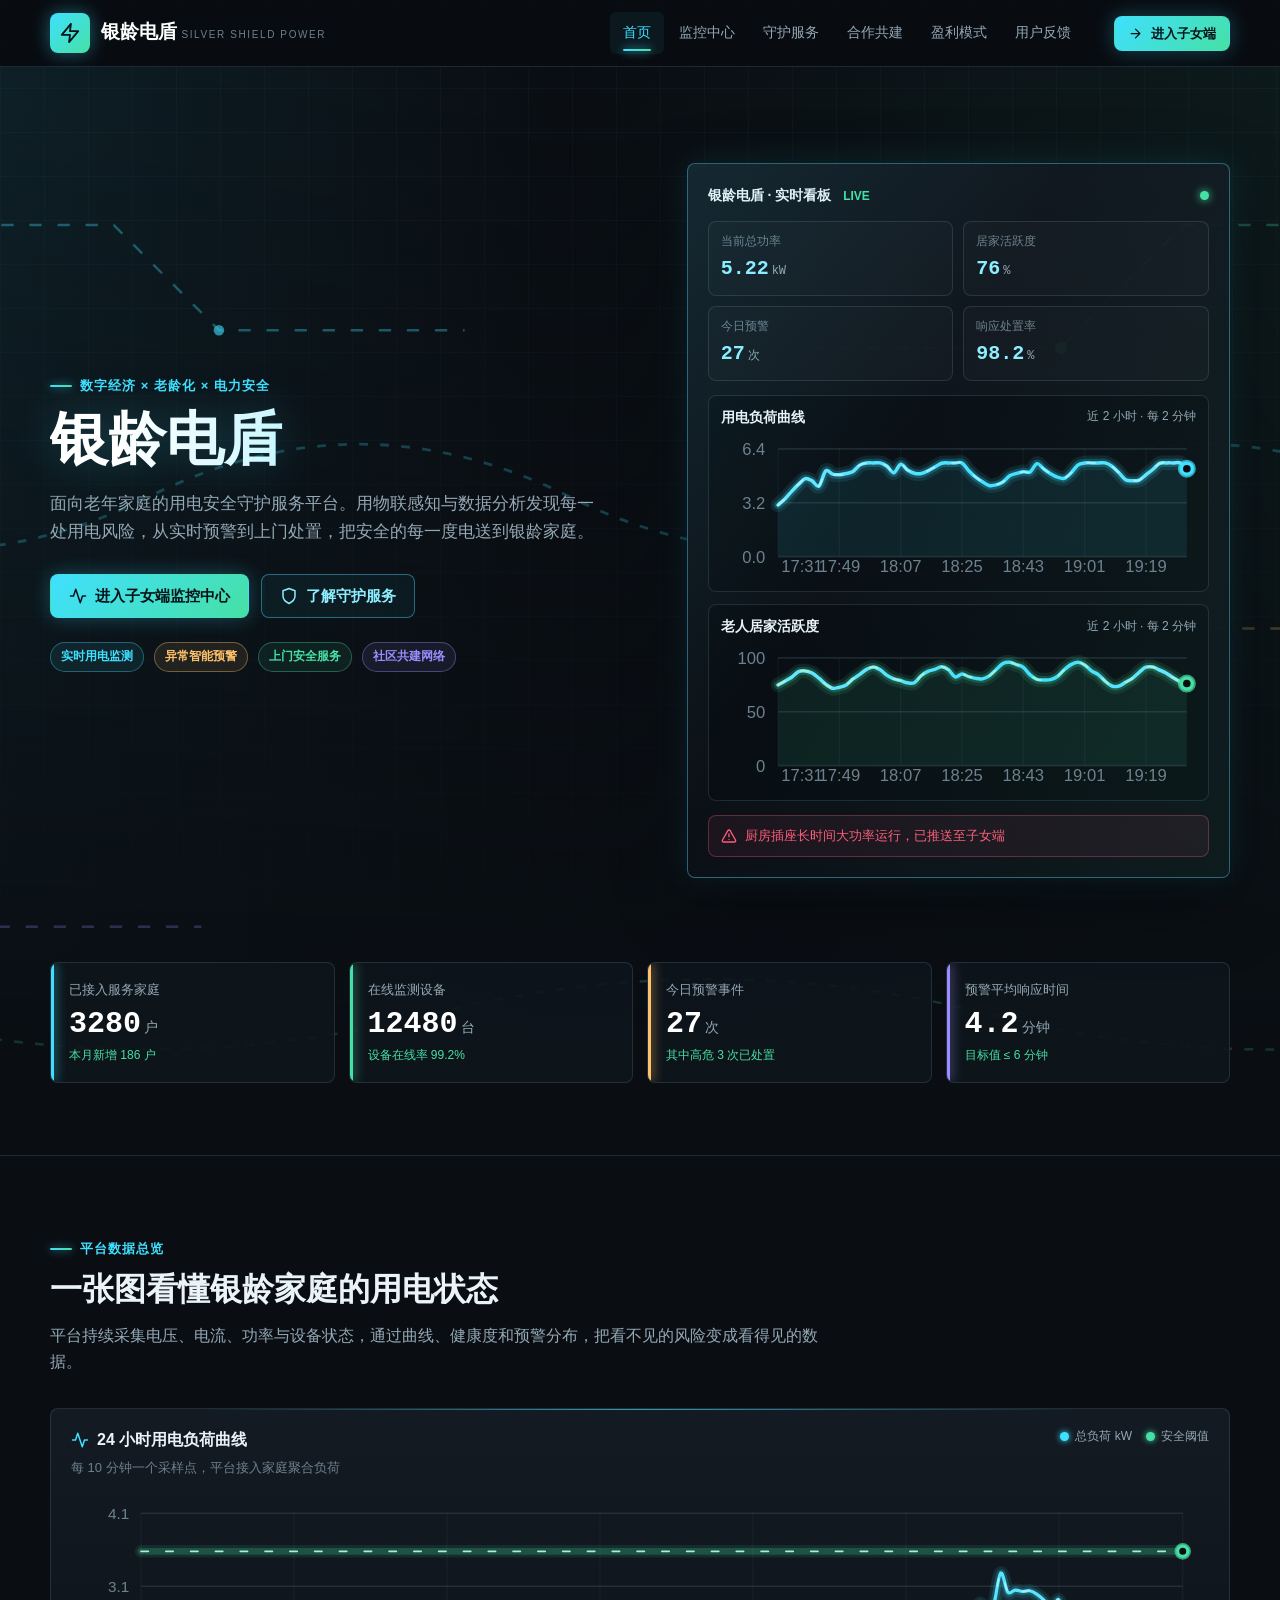
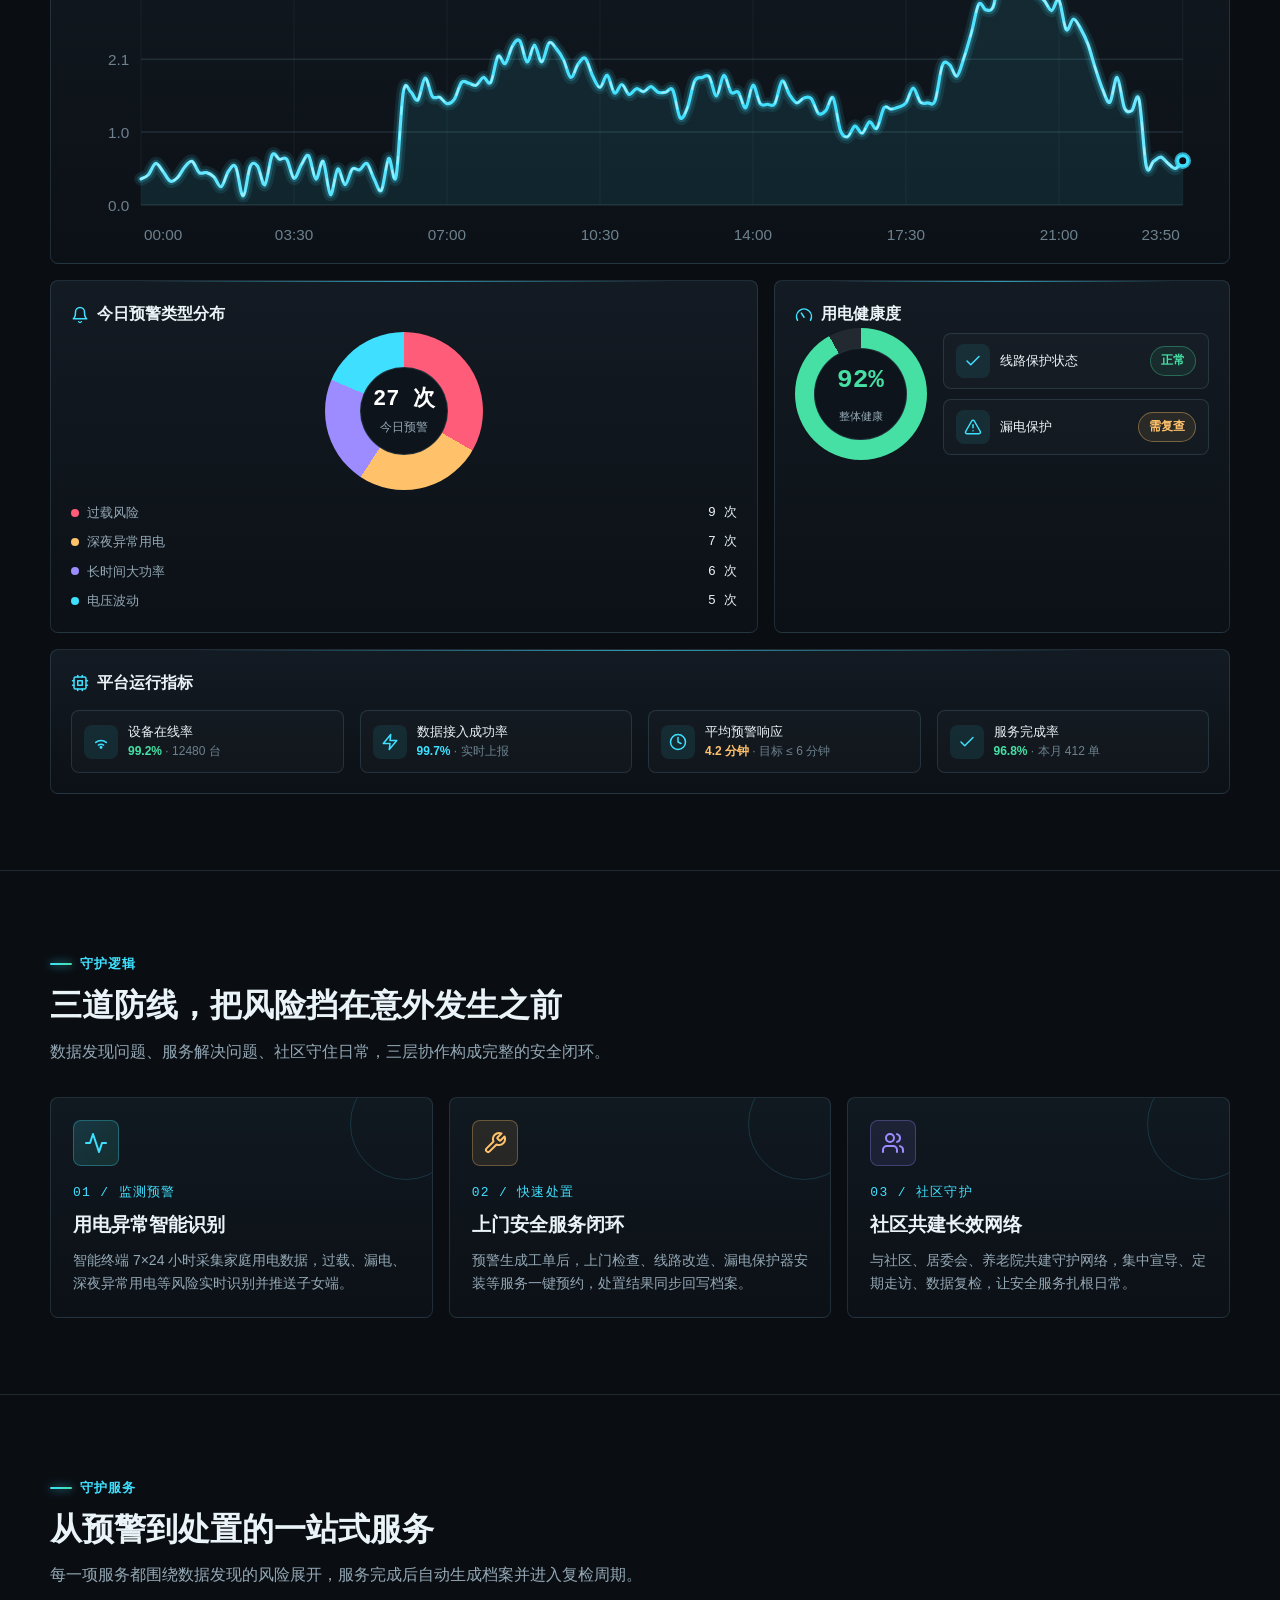
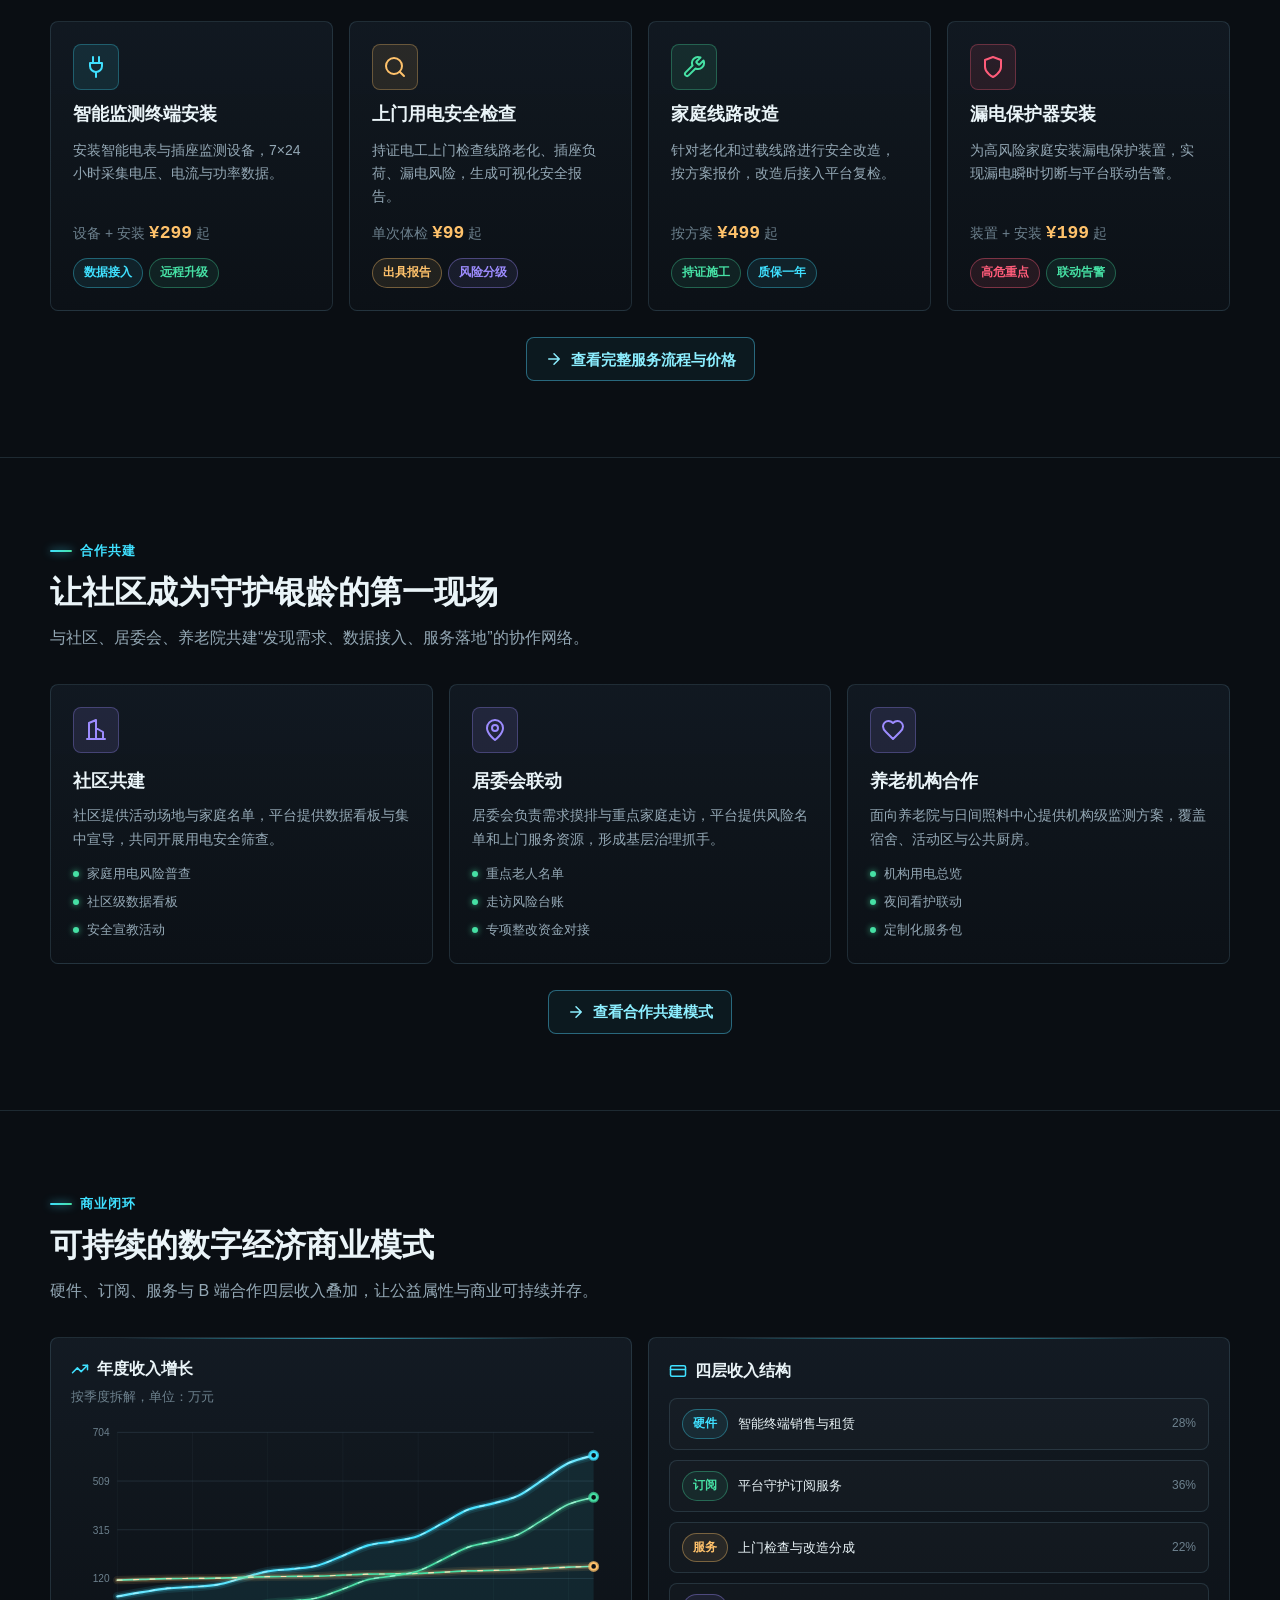
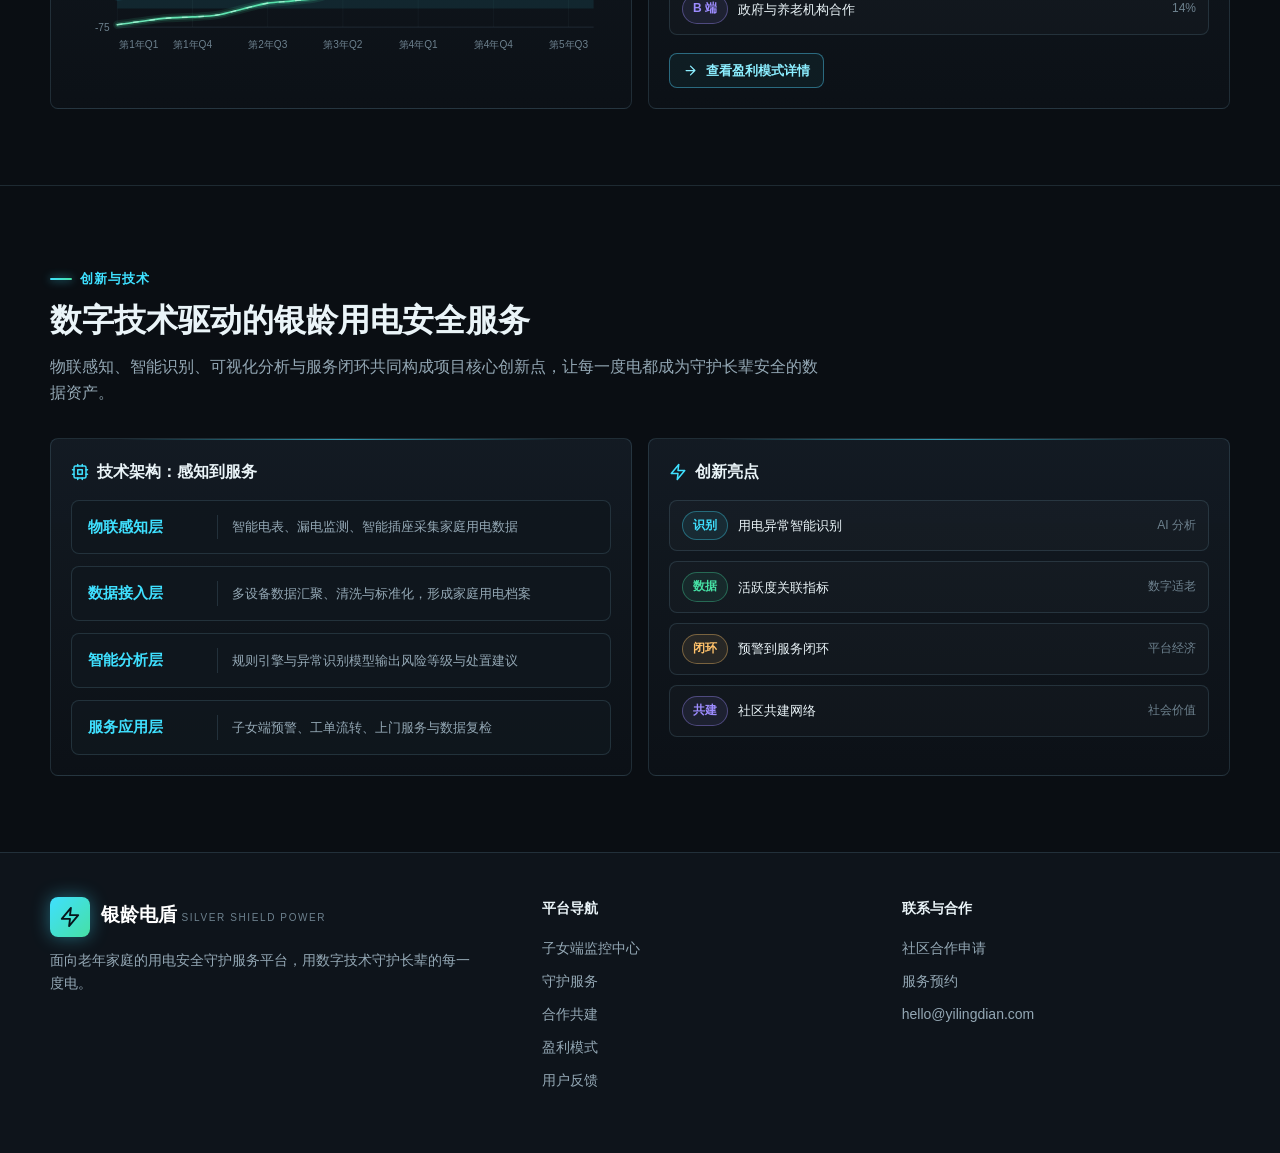
<file: index.html>
<!doctype html>
<html lang="zh-CN">
<head>
  <meta charset="utf-8">
  <meta name="viewport" content="width=device-width, initial-scale=1">
  <meta name="description" content="银龄电盾：面向老年家庭的用电安全守护服务平台，数据监控、异常预警、上门服务与社区共建。">
  <title>银龄电盾 | 老年家庭用电安全守护平台</title>
  <link rel="icon" href="assets/favicon.svg" type="image/svg+xml">
  <link rel="stylesheet" href="assets/css/style.css">
</head>
<body data-page="home">
  <header class="site-header">
    <div class="container header-inner">
      <a class="logo" href="index.html" aria-label="银龄电盾首页">
        <span class="logo-mark">
          <svg viewBox="0 0 24 24" fill="none" stroke="currentColor" stroke-width="2" stroke-linecap="round" stroke-linejoin="round" aria-hidden="true">
            <path d="M13 2 3 14h9l-1 8 10-12h-9l1-8z"/>
          </svg>
        </span>
        <span>
          <span class="logo-name">银龄电盾</span>
          <span class="logo-sub">Silver Shield Power</span>
        </span>
      </a>
      <nav class="main-nav" aria-label="主导航">
        <a class="nav-link" data-nav="home" href="index.html">首页</a>
        <a class="nav-link" data-nav="monitor" href="monitor.html">监控中心</a>
        <a class="nav-link" data-nav="services" href="services.html">守护服务</a>
        <a class="nav-link" data-nav="cooperation" href="cooperation.html">合作共建</a>
        <a class="nav-link" data-nav="profit" href="profit.html">盈利模式</a>
        <a class="nav-link" data-nav="feedback" href="feedback.html">用户反馈</a>
      </nav>
      <a class="btn btn-primary btn-sm header-cta" href="monitor.html">
        <svg viewBox="0 0 24 24" fill="none" stroke="currentColor" stroke-width="2" stroke-linecap="round" stroke-linejoin="round" aria-hidden="true">
          <path d="M5 12h14M12 5l7 7-7 7"/>
        </svg>
        进入子女端
      </a>
      <button class="nav-toggle" aria-label="打开菜单">
        <svg viewBox="0 0 24 24" fill="none" stroke="currentColor" stroke-width="2" stroke-linecap="round" aria-hidden="true">
          <path d="M4 6h16M4 12h16M4 18h16"/>
        </svg>
      </button>
    </div>
  </header>

  <main>
    <section class="hero">
      <div class="hero-circuit" aria-hidden="true">
        <svg viewBox="0 0 1440 620" preserveAspectRatio="xMidYMid slice">
          <path class="circuit-line" d="M-60 140 H160 L230 90 H420 L480 150 H620" fill="none" stroke="rgba(63,224,255,0.4)" stroke-width="1.4"/>
          <path class="circuit-line" d="M1180 90 H1030 L960 160 H820" fill="none" stroke="rgba(70,224,164,0.32)" stroke-width="1.4"/>
          <path class="circuit-line" d="M-40 430 H200 L270 490 H470" fill="none" stroke="rgba(157,140,255,0.3)" stroke-width="1.4"/>
          <path class="circuit-line" d="M1460 390 H1240 L1160 320 H1010" fill="none" stroke="rgba(255,194,107,0.28)" stroke-width="1.4"/>
          <path class="circuit-line-fast" d="M-40 245 Q80 185 200 245 T440 245 T680 245 T920 245 T1160 245 T1400 245" fill="none" stroke="rgba(63,224,255,0.28)" stroke-width="1.6"/>
          <path class="circuit-line-fast" d="M-40 540 Q120 500 280 540 T600 540 T920 540 T1240 540 T1460 540" fill="none" stroke="rgba(70,224,164,0.22)" stroke-width="1.4"/>
          <circle cx="230" cy="90" r="4" fill="rgba(63,224,255,0.85)"/>
          <circle cx="480" cy="150" r="3" fill="rgba(63,224,255,0.7)"/>
          <circle cx="960" cy="160" r="3.5" fill="rgba(70,224,164,0.75)"/>
          <circle cx="270" cy="490" r="3.5" fill="rgba(157,140,255,0.75)"/>
          <circle cx="1160" cy="320" r="3" fill="rgba(255,194,107,0.7)"/>
        </svg>
      </div>

      <div class="container hero-inner">
        <div class="hero-copy">
          <p class="eyebrow">数字经济 × 老龄化 × 电力安全</p>
          <h1>银龄电盾</h1>
          <p class="hero-lead">
            面向老年家庭的用电安全守护服务平台。用物联感知与数据分析发现每一处用电风险，从实时预警到上门处置，把安全的每一度电送到银龄家庭。
          </p>
          <div class="hero-actions">
            <a class="btn btn-primary" href="monitor.html">
              <svg viewBox="0 0 24 24" fill="none" stroke="currentColor" stroke-width="2" stroke-linecap="round" stroke-linejoin="round" aria-hidden="true">
                <path d="M22 12h-4l-3 9L9 3l-3 9H2"/>
              </svg>
              进入子女端监控中心
            </a>
            <a class="btn btn-ghost" href="services.html">
              <svg viewBox="0 0 24 24" fill="none" stroke="currentColor" stroke-width="2" stroke-linecap="round" stroke-linejoin="round" aria-hidden="true">
                <path d="M12 22s8-4 8-10V5l-8-3-8 3v7c0 6 8 10 8 10z"/>
              </svg>
              了解守护服务
            </a>
          </div>
          <div class="hero-tags">
            <span class="badge badge-cyan">实时用电监测</span>
            <span class="badge badge-amber">异常智能预警</span>
            <span class="badge badge-green">上门安全服务</span>
            <span class="badge badge-violet">社区共建网络</span>
          </div>
        </div>

        <div class="hero-viz" aria-label="平台实时数据看板">
          <div class="viz-head">
            <div class="viz-head-title">银龄电盾 · 实时看板 <span>LIVE</span></div>
            <span class="live-dot" title="数据实时更新"></span>
          </div>
          <div class="viz-stats">
            <div class="viz-stat">
              <div class="label">当前总功率</div>
              <div class="value" id="hero-power">2.86<small>kW</small></div>
            </div>
            <div class="viz-stat">
              <div class="label">居家活跃度</div>
              <div class="value" id="hero-activity">76<small>%</small></div>
            </div>
            <div class="viz-stat">
              <div class="label">今日预警</div>
              <div class="value" id="hero-alerts">27<small>次</small></div>
            </div>
            <div class="viz-stat">
              <div class="label">响应处置率</div>
              <div class="value" id="hero-response">98.2<small>%</small></div>
            </div>
          </div>
          <div class="viz-charts">
            <div class="viz-chart">
              <div class="mini-title"><strong>用电负荷曲线</strong><span>近 2 小时 · 每 2 分钟</span></div>
              <div class="chart-wrap" id="hero-power-chart"></div>
            </div>
            <div class="viz-chart">
              <div class="mini-title"><strong>老人居家活跃度</strong><span>近 2 小时 · 每 2 分钟</span></div>
              <div class="chart-wrap" id="hero-activity-chart"></div>
            </div>
          </div>
          <div class="viz-ticker">
            <svg viewBox="0 0 24 24" fill="none" stroke="currentColor" stroke-width="2" stroke-linecap="round" stroke-linejoin="round" aria-hidden="true">
              <path d="m21.73 18-8-14a2 2 0 0 0-3.48 0l-8 14A2 2 0 0 0 4 21h16a2 2 0 0 0 1.73-3z"/>
              <path d="M12 9v4M12 17h.01"/>
            </svg>
            <span id="hero-ticker">厨房插座长时间大功率运行，已推送至子女端</span>
          </div>
        </div>
      </div>

      <div class="container metrics-strip">
        <div class="metric-card" style="--metric-color:#3fe0ff">
          <div class="metric-label">已接入服务家庭</div>
          <div class="metric-value"><span data-count="3280">0</span><small>户</small></div>
          <div class="metric-trend">本月新增 186 户</div>
        </div>
        <div class="metric-card" style="--metric-color:#46e0a4">
          <div class="metric-label">在线监测设备</div>
          <div class="metric-value"><span data-count="12480">0</span><small>台</small></div>
          <div class="metric-trend">设备在线率 99.2%</div>
        </div>
        <div class="metric-card" style="--metric-color:#ffc26b">
          <div class="metric-label">今日预警事件</div>
          <div class="metric-value"><span data-count="27">0</span><small>次</small></div>
          <div class="metric-trend">其中高危 3 次已处置</div>
        </div>
        <div class="metric-card" style="--metric-color:#9d8cff">
          <div class="metric-label">预警平均响应时间</div>
          <div class="metric-value"><span data-count="4.2" data-decimals="1">0</span><small>分钟</small></div>
          <div class="metric-trend">目标值 ≤ 6 分钟</div>
        </div>
      </div>
    </section>

    <section class="section" id="overview">
      <div class="container">
        <div class="section-head">
          <p class="eyebrow">平台数据总览</p>
          <h2>一张图看懂银龄家庭的用电状态</h2>
          <p class="section-desc">平台持续采集电压、电流、功率与设备状态，通过曲线、健康度和预警分布，把看不见的风险变成看得见的数据。</p>
        </div>
        <div class="overview-grid">
          <div class="panel chart-panel wide">
            <div class="chart-head">
              <div>
                <div class="panel-title">
                  <svg viewBox="0 0 24 24" fill="none" stroke="currentColor" stroke-width="2" stroke-linecap="round" stroke-linejoin="round" aria-hidden="true">
                    <path d="M22 12h-4l-3 9L9 3l-3 9H2"/>
                  </svg>
                  24 小时用电负荷曲线
                </div>
                <div class="panel-sub">每 10 分钟一个采样点，平台接入家庭聚合负荷</div>
              </div>
              <div class="chart-legend">
                <span class="legend-item"><span class="dot" style="color:#3fe0ff;background:#3fe0ff"></span>总负荷 kW</span>
                <span class="legend-item"><span class="dot" style="color:#46e0a4;background:#46e0a4"></span>安全阈值</span>
              </div>
            </div>
            <div class="chart-wrap" id="home-load-chart"></div>
          </div>

          <div class="panel">
            <div class="panel-title">
              <svg viewBox="0 0 24 24" fill="none" stroke="currentColor" stroke-width="2" stroke-linecap="round" stroke-linejoin="round" aria-hidden="true">
                <path d="M6 8a6 6 0 0 1 12 0c0 7 3 9 3 9H3s3-2 3-9"/>
                <path d="M10.3 21a1.94 1.94 0 0 0 3.4 0"/>
              </svg>
              今日预警类型分布
            </div>
            <div class="donut" id="home-donut"></div>
            <div class="legend-list">
              <div class="legend-row"><span class="dot" style="background:#ff5c7a"></span><span class="name">过载风险</span><span class="num">9 次</span></div>
              <div class="legend-row"><span class="dot" style="background:#ffc26b"></span><span class="name">深夜异常用电</span><span class="num">7 次</span></div>
              <div class="legend-row"><span class="dot" style="background:#9d8cff"></span><span class="name">长时间大功率</span><span class="num">6 次</span></div>
              <div class="legend-row"><span class="dot" style="background:#3fe0ff"></span><span class="name">电压波动</span><span class="num">5 次</span></div>
            </div>
          </div>

          <div class="panel">
            <div class="panel-title">
              <svg viewBox="0 0 24 24" fill="none" stroke="currentColor" stroke-width="2" stroke-linecap="round" stroke-linejoin="round" aria-hidden="true">
                <path d="M12 15 8.5 9.5"/>
                <path d="M3.34 19a10 10 0 1 1 17.32 0"/>
              </svg>
              用电健康度
            </div>
            <div class="gauge-row">
              <div class="gauge" id="home-gauge">
                <div class="gauge-center">
                  <strong id="home-gauge-value">92%</strong>
                  <span>整体健康</span>
                </div>
              </div>
              <div class="status-list" style="flex:1">
                <div class="status-item">
                  <span class="status-ic">
                    <svg viewBox="0 0 24 24" fill="none" stroke="currentColor" stroke-width="2" stroke-linecap="round" stroke-linejoin="round" aria-hidden="true">
                      <path d="M20 6 9 17l-5-5"/>
                    </svg>
                  </span>
                  <span class="status-name">线路保护状态</span>
                  <span class="badge badge-green">正常</span>
                </div>
                <div class="status-item">
                  <span class="status-ic">
                    <svg viewBox="0 0 24 24" fill="none" stroke="currentColor" stroke-width="2" stroke-linecap="round" stroke-linejoin="round" aria-hidden="true">
                      <path d="m21.73 18-8-14a2 2 0 0 0-3.48 0l-8 14A2 2 0 0 0 4 21h16a2 2 0 0 0 1.73-3z"/>
                      <path d="M12 9v4M12 17h.01"/>
                    </svg>
                  </span>
                  <span class="status-name">漏电保护</span>
                  <span class="badge badge-amber">需复查</span>
                </div>
              </div>
            </div>
          </div>

          <div class="panel wide">
            <div class="panel-title">
              <svg viewBox="0 0 24 24" fill="none" stroke="currentColor" stroke-width="2" stroke-linecap="round" stroke-linejoin="round" aria-hidden="true">
                <rect x="4" y="4" width="16" height="16" rx="2"/>
                <rect x="9" y="9" width="6" height="6"/>
                <path d="M9 2v2M15 2v2M9 20v2M15 20v2M2 9h2M2 15h2M20 9h2M20 15h2"/>
              </svg>
              平台运行指标
            </div>
            <div class="grid grid-4" style="margin-top:14px">
              <div class="status-item">
                <span class="status-ic">
                  <svg viewBox="0 0 24 24" fill="none" stroke="currentColor" stroke-width="2" stroke-linecap="round" stroke-linejoin="round" aria-hidden="true">
                    <path d="M5 12.55a11 11 0 0 1 14.08 0"/>
                    <path d="M8.53 16.11a6 6 0 0 1 6.95 0"/>
                    <circle cx="12" cy="19" r="1"/>
                  </svg>
                </span>
                <div>
                  <div class="status-name">设备在线率</div>
                  <div class="status-meta"><strong class="text-green">99.2%</strong> · 12480 台</div>
                </div>
              </div>
              <div class="status-item">
                <span class="status-ic">
                  <svg viewBox="0 0 24 24" fill="none" stroke="currentColor" stroke-width="2" stroke-linecap="round" stroke-linejoin="round" aria-hidden="true">
                    <path d="M13 2 3 14h9l-1 8 10-12h-9l1-8z"/>
                  </svg>
                </span>
                <div>
                  <div class="status-name">数据接入成功率</div>
                  <div class="status-meta"><strong class="text-cyan">99.7%</strong> · 实时上报</div>
                </div>
              </div>
              <div class="status-item">
                <span class="status-ic">
                  <svg viewBox="0 0 24 24" fill="none" stroke="currentColor" stroke-width="2" stroke-linecap="round" stroke-linejoin="round" aria-hidden="true">
                    <circle cx="12" cy="12" r="10"/>
                    <path d="M12 6v6l4 2"/>
                  </svg>
                </span>
                <div>
                  <div class="status-name">平均预警响应</div>
                  <div class="status-meta"><strong class="text-amber">4.2 分钟</strong> · 目标 ≤ 6 分钟</div>
                </div>
              </div>
              <div class="status-item">
                <span class="status-ic">
                  <svg viewBox="0 0 24 24" fill="none" stroke="currentColor" stroke-width="2" stroke-linecap="round" stroke-linejoin="round" aria-hidden="true">
                    <path d="M20 6 9 17l-5-5"/>
                  </svg>
                </span>
                <div>
                  <div class="status-name">服务完成率</div>
                  <div class="status-meta"><strong class="text-green">96.8%</strong> · 本月 412 单</div>
                </div>
              </div>
            </div>
          </div>
        </div>
      </div>
    </section>

    <section class="section" id="defense">
      <div class="container">
        <div class="section-head">
          <p class="eyebrow">守护逻辑</p>
          <h2>三道防线，把风险挡在意外发生之前</h2>
          <p class="section-desc">数据发现问题、服务解决问题、社区守住日常，三层协作构成完整的安全闭环。</p>
        </div>
        <div class="grid defense-grid">
          <div class="defense-card">
            <div class="defense-icon">
              <svg viewBox="0 0 24 24" fill="none" stroke="currentColor" stroke-width="2" stroke-linecap="round" stroke-linejoin="round" aria-hidden="true">
                <path d="M22 12h-4l-3 9L9 3l-3 9H2"/>
              </svg>
            </div>
            <div class="step-num">01 / 监测预警</div>
            <h3>用电异常智能识别</h3>
            <p>智能终端 7×24 小时采集家庭用电数据，过载、漏电、深夜异常用电等风险实时识别并推送子女端。</p>
          </div>
          <div class="defense-card">
            <div class="defense-icon" style="color:#ffc26b;background:rgba(255,194,107,0.1);border-color:rgba(255,194,107,0.3)">
              <svg viewBox="0 0 24 24" fill="none" stroke="currentColor" stroke-width="2" stroke-linecap="round" stroke-linejoin="round" aria-hidden="true">
                <path d="M14.7 6.3a1 1 0 0 0 0 1.4l1.6 1.6a1 1 0 0 0 1.4 0l3.77-3.77a6 6 0 0 1-7.94 7.94l-6.91 6.91a2.12 2.12 0 0 1-3-3l6.91-6.91a6 6 0 0 1 7.94-7.94l-3.76 3.76z"/>
              </svg>
            </div>
            <div class="step-num">02 / 快速处置</div>
            <h3>上门安全服务闭环</h3>
            <p>预警生成工单后，上门检查、线路改造、漏电保护器安装等服务一键预约，处置结果同步回写档案。</p>
          </div>
          <div class="defense-card">
            <div class="defense-icon" style="color:#9d8cff;background:rgba(157,140,255,0.1);border-color:rgba(157,140,255,0.3)">
              <svg viewBox="0 0 24 24" fill="none" stroke="currentColor" stroke-width="2" stroke-linecap="round" stroke-linejoin="round" aria-hidden="true">
                <path d="M16 21v-2a4 4 0 0 0-4-4H6a4 4 0 0 0-4 4v2"/>
                <circle cx="9" cy="7" r="4"/>
                <path d="M22 21v-2a4 4 0 0 0-3-3.87"/>
                <path d="M16 3.13a4 4 0 0 1 0 7.75"/>
              </svg>
            </div>
            <div class="step-num">03 / 社区守护</div>
            <h3>社区共建长效网络</h3>
            <p>与社区、居委会、养老院共建守护网络，集中宣导、定期走访、数据复检，让安全服务扎根日常。</p>
          </div>
        </div>
      </div>
    </section>

    <section class="section" id="services-preview">
      <div class="container">
        <div class="section-head">
          <p class="eyebrow">守护服务</p>
          <h2>从预警到处置的一站式服务</h2>
          <p class="section-desc">每一项服务都围绕数据发现的风险展开，服务完成后自动生成档案并进入复检周期。</p>
        </div>
        <div class="grid grid-4">
          <div class="service-card">
            <div class="service-ic">
              <svg viewBox="0 0 24 24" fill="none" stroke="currentColor" stroke-width="2" stroke-linecap="round" stroke-linejoin="round" aria-hidden="true">
                <path d="M9 2v6M15 2v6M6 8h12v3a6 6 0 0 1-12 0V8z"/>
                <path d="M12 17v5"/>
              </svg>
            </div>
            <h3>智能监测终端安装</h3>
            <p>安装智能电表与插座监测设备，7×24 小时采集电压、电流与功率数据。</p>
            <div class="service-price">设备 + 安装 <strong>¥299</strong> 起</div>
            <div class="service-tags">
              <span class="badge badge-cyan">数据接入</span>
              <span class="badge badge-green">远程升级</span>
            </div>
          </div>
          <div class="service-card">
            <div class="service-ic" style="color:#ffc26b;background:rgba(255,194,107,0.1);border-color:rgba(255,194,107,0.3)">
              <svg viewBox="0 0 24 24" fill="none" stroke="currentColor" stroke-width="2" stroke-linecap="round" stroke-linejoin="round" aria-hidden="true">
                <circle cx="11" cy="11" r="8"/>
                <path d="m21 21-4.3-4.3"/>
              </svg>
            </div>
            <h3>上门用电安全检查</h3>
            <p>持证电工上门检查线路老化、插座负荷、漏电风险，生成可视化安全报告。</p>
            <div class="service-price">单次体检 <strong>¥99</strong> 起</div>
            <div class="service-tags">
              <span class="badge badge-amber">出具报告</span>
              <span class="badge badge-violet">风险分级</span>
            </div>
          </div>
          <div class="service-card">
            <div class="service-ic" style="color:#46e0a4;background:rgba(70,224,164,0.1);border-color:rgba(70,224,164,0.3)">
              <svg viewBox="0 0 24 24" fill="none" stroke="currentColor" stroke-width="2" stroke-linecap="round" stroke-linejoin="round" aria-hidden="true">
                <path d="M14.7 6.3a1 1 0 0 0 0 1.4l1.6 1.6a1 1 0 0 0 1.4 0l3.77-3.77a6 6 0 0 1-7.94 7.94l-6.91 6.91a2.12 2.12 0 0 1-3-3l6.91-6.91a6 6 0 0 1 7.94-7.94l-3.76 3.76z"/>
              </svg>
            </div>
            <h3>家庭线路改造</h3>
            <p>针对老化和过载线路进行安全改造，按方案报价，改造后接入平台复检。</p>
            <div class="service-price">按方案 <strong>¥499</strong> 起</div>
            <div class="service-tags">
              <span class="badge badge-green">持证施工</span>
              <span class="badge badge-cyan">质保一年</span>
            </div>
          </div>
          <div class="service-card">
            <div class="service-ic" style="color:#ff5c7a;background:rgba(255,92,122,0.1);border-color:rgba(255,92,122,0.3)">
              <svg viewBox="0 0 24 24" fill="none" stroke="currentColor" stroke-width="2" stroke-linecap="round" stroke-linejoin="round" aria-hidden="true">
                <path d="M12 22s8-4 8-10V5l-8-3-8 3v7c0 6 8 10 8 10z"/>
              </svg>
            </div>
            <h3>漏电保护器安装</h3>
            <p>为高风险家庭安装漏电保护装置，实现漏电瞬时切断与平台联动告警。</p>
            <div class="service-price">装置 + 安装 <strong>¥199</strong> 起</div>
            <div class="service-tags">
              <span class="badge badge-red">高危重点</span>
              <span class="badge badge-green">联动告警</span>
            </div>
          </div>
        </div>
        <div style="margin-top:26px;text-align:center">
          <a class="btn btn-ghost" href="services.html">
            <svg viewBox="0 0 24 24" fill="none" stroke="currentColor" stroke-width="2" stroke-linecap="round" stroke-linejoin="round" aria-hidden="true">
              <path d="M5 12h14M12 5l7 7-7 7"/>
            </svg>
            查看完整服务流程与价格
          </a>
        </div>
      </div>
    </section>

    <section class="section" id="cooperation-preview">
      <div class="container">
        <div class="section-head">
          <p class="eyebrow">合作共建</p>
          <h2>让社区成为守护银龄的第一现场</h2>
          <p class="section-desc">与社区、居委会、养老院共建“发现需求、数据接入、服务落地”的协作网络。</p>
        </div>
        <div class="grid grid-3">
          <div class="coop-card">
            <div class="coop-ic">
              <svg viewBox="0 0 24 24" fill="none" stroke="currentColor" stroke-width="2" stroke-linecap="round" stroke-linejoin="round" aria-hidden="true">
                <path d="M3 21h18M5 21V5l7-3v19M12 21V10l7 4v7"/>
              </svg>
            </div>
            <h3>社区共建</h3>
            <p>社区提供活动场地与家庭名单，平台提供数据看板与集中宣导，共同开展用电安全筛查。</p>
            <ul>
              <li>家庭用电风险普查</li>
              <li>社区级数据看板</li>
              <li>安全宣教活动</li>
            </ul>
          </div>
          <div class="coop-card">
            <div class="coop-ic">
              <svg viewBox="0 0 24 24" fill="none" stroke="currentColor" stroke-width="2" stroke-linecap="round" stroke-linejoin="round" aria-hidden="true">
                <path d="M20 10c0 6-8 12-8 12s-8-6-8-12a8 8 0 0 1 16 0z"/>
                <circle cx="12" cy="10" r="3"/>
              </svg>
            </div>
            <h3>居委会联动</h3>
            <p>居委会负责需求摸排与重点家庭走访，平台提供风险名单和上门服务资源，形成基层治理抓手。</p>
            <ul>
              <li>重点老人名单</li>
              <li>走访风险台账</li>
              <li>专项整改资金对接</li>
            </ul>
          </div>
          <div class="coop-card">
            <div class="coop-ic">
              <svg viewBox="0 0 24 24" fill="none" stroke="currentColor" stroke-width="2" stroke-linecap="round" stroke-linejoin="round" aria-hidden="true">
                <path d="M19 14c1.49-1.46 3-3.21 3-5.5A5.5 5.5 0 0 0 16.5 3c-1.76 0-3 .5-4.5 2-1.5-1.5-2.74-2-4.5-2A5.5 5.5 0 0 0 2 8.5c0 2.3 1.5 4.05 3 5.5l7 7Z"/>
              </svg>
            </div>
            <h3>养老机构合作</h3>
            <p>面向养老院与日间照料中心提供机构级监测方案，覆盖宿舍、活动区与公共厨房。</p>
            <ul>
              <li>机构用电总览</li>
              <li>夜间看护联动</li>
              <li>定制化服务包</li>
            </ul>
          </div>
        </div>
        <div style="margin-top:26px;text-align:center">
          <a class="btn btn-ghost" href="cooperation.html">
            <svg viewBox="0 0 24 24" fill="none" stroke="currentColor" stroke-width="2" stroke-linecap="round" stroke-linejoin="round" aria-hidden="true">
              <path d="M5 12h14M12 5l7 7-7 7"/>
            </svg>
            查看合作共建模式
          </a>
        </div>
      </div>
    </section>

    <section class="section" id="profit-preview">
      <div class="container">
        <div class="section-head">
          <p class="eyebrow">商业闭环</p>
          <h2>可持续的数字经济商业模式</h2>
          <p class="section-desc">硬件、订阅、服务与 B 端合作四层收入叠加，让公益属性与商业可持续并存。</p>
        </div>
        <div class="grid grid-2">
          <div class="panel chart-panel">
            <div class="chart-head">
              <div>
                <div class="panel-title">
                  <svg viewBox="0 0 24 24" fill="none" stroke="currentColor" stroke-width="2" stroke-linecap="round" stroke-linejoin="round" aria-hidden="true">
                    <path d="m22 7-8.5 8.5-5-5L2 17"/>
                    <path d="M16 7h6v6"/>
                  </svg>
                  年度收入增长
                </div>
                <div class="panel-sub">按季度拆解，单位：万元</div>
              </div>
            </div>
            <div class="chart-wrap" id="home-profit-chart"></div>
          </div>
          <div class="panel">
            <div class="panel-title">
              <svg viewBox="0 0 24 24" fill="none" stroke="currentColor" stroke-width="2" stroke-linecap="round" stroke-linejoin="round" aria-hidden="true">
                <rect x="2" y="5" width="20" height="14" rx="2"/>
                <path d="M2 10h20"/>
              </svg>
              四层收入结构
            </div>
            <div class="status-list" style="margin-top:14px">
              <div class="status-item">
                <span class="badge badge-cyan">硬件</span>
                <span class="status-name">智能终端销售与租赁</span>
                <span class="status-meta">28%</span>
              </div>
              <div class="status-item">
                <span class="badge badge-green">订阅</span>
                <span class="status-name">平台守护订阅服务</span>
                <span class="status-meta">36%</span>
              </div>
              <div class="status-item">
                <span class="badge badge-amber">服务</span>
                <span class="status-name">上门检查与改造分成</span>
                <span class="status-meta">22%</span>
              </div>
              <div class="status-item">
                <span class="badge badge-violet">B 端</span>
                <span class="status-name">政府与养老机构合作</span>
                <span class="status-meta">14%</span>
              </div>
            </div>
            <div style="margin-top:18px">
              <a class="btn btn-ghost btn-sm" href="profit.html">
                <svg viewBox="0 0 24 24" fill="none" stroke="currentColor" stroke-width="2" stroke-linecap="round" stroke-linejoin="round" aria-hidden="true">
                  <path d="M5 12h14M12 5l7 7-7 7"/>
                </svg>
                查看盈利模式详情
              </a>
            </div>
          </div>
        </div>
      </div>
    </section>

    <section class="section" id="innovation-preview">
      <div class="container">
        <div class="section-head">
          <p class="eyebrow">创新与技术</p>
          <h2>数字技术驱动的银龄用电安全服务</h2>
          <p class="section-desc">物联感知、智能识别、可视化分析与服务闭环共同构成项目核心创新点，让每一度电都成为守护长辈安全的数据资产。</p>
        </div>
        <div class="grid grid-2">
          <div class="panel">
            <div class="panel-title">
              <svg viewBox="0 0 24 24" fill="none" stroke="currentColor" stroke-width="2" stroke-linecap="round" stroke-linejoin="round" aria-hidden="true">
                <rect x="4" y="4" width="16" height="16" rx="2"/>
                <rect x="9" y="9" width="6" height="6"/>
                <path d="M9 2v2M15 2v2M9 20v2M15 20v2M2 9h2M2 15h2M20 9h2M20 15h2"/>
              </svg>
              技术架构：感知到服务
            </div>
            <div class="layer-flow" style="margin-top:14px">
              <div class="layer-row">
                <div class="layer-name">物联感知层</div>
                <div class="layer-desc">智能电表、漏电监测、智能插座采集家庭用电数据</div>
              </div>
              <div class="layer-row">
                <div class="layer-name">数据接入层</div>
                <div class="layer-desc">多设备数据汇聚、清洗与标准化，形成家庭用电档案</div>
              </div>
              <div class="layer-row">
                <div class="layer-name">智能分析层</div>
                <div class="layer-desc">规则引擎与异常识别模型输出风险等级与处置建议</div>
              </div>
              <div class="layer-row">
                <div class="layer-name">服务应用层</div>
                <div class="layer-desc">子女端预警、工单流转、上门服务与数据复检</div>
              </div>
            </div>
          </div>
          <div class="panel">
            <div class="panel-title">
              <svg viewBox="0 0 24 24" fill="none" stroke="currentColor" stroke-width="2" stroke-linecap="round" stroke-linejoin="round" aria-hidden="true">
                <path d="M13 2 3 14h9l-1 8 10-12h-9l1-8z"/>
              </svg>
              创新亮点
            </div>
            <div class="status-list" style="margin-top:14px">
              <div class="status-item">
                <span class="badge badge-cyan">识别</span>
                <span class="status-name">用电异常智能识别</span>
                <span class="status-meta text-cyan">AI 分析</span>
              </div>
              <div class="status-item">
                <span class="badge badge-green">数据</span>
                <span class="status-name">活跃度关联指标</span>
                <span class="status-meta text-green">数字适老</span>
              </div>
              <div class="status-item">
                <span class="badge badge-amber">闭环</span>
                <span class="status-name">预警到服务闭环</span>
                <span class="status-meta text-amber">平台经济</span>
              </div>
              <div class="status-item">
                <span class="badge badge-violet">共建</span>
                <span class="status-name">社区共建网络</span>
                <span class="status-meta text-violet">社会价值</span>
              </div>
            </div>
          </div>
        </div>
      </div>
    </section>
  </main>

  <footer class="site-footer">
    <div class="container">
      <div class="footer-inner">
        <div class="footer-brand">
          <a class="logo" href="index.html">
            <span class="logo-mark">
              <svg viewBox="0 0 24 24" fill="none" stroke="currentColor" stroke-width="2" stroke-linecap="round" stroke-linejoin="round" aria-hidden="true">
                <path d="M13 2 3 14h9l-1 8 10-12h-9l1-8z"/>
              </svg>
            </span>
            <span>
              <span class="logo-name">银龄电盾</span>
              <span class="logo-sub">Silver Shield Power</span>
            </span>
          </a>
          <p>面向老年家庭的用电安全守护服务平台，用数字技术守护长辈的每一度电。</p>
        </div>
        <div class="footer-col">
          <h4>平台导航</h4>
          <a href="monitor.html">子女端监控中心</a>
          <a href="services.html">守护服务</a>
          <a href="cooperation.html">合作共建</a>
          <a href="profit.html">盈利模式</a>
          <a href="feedback.html">用户反馈</a>
        </div>
        <div class="footer-col">
          <h4>联系与合作</h4>
          <a href="cooperation.html">社区合作申请</a>
          <a href="services.html">服务预约</a>
          <a href="mailto:hello@yilingdian.com">hello@yilingdian.com</a>
        </div>
      </div>
    </div>
  </footer>

  <script src="assets/js/main.js"></script>
  <script src="assets/js/home.js"></script>
</body>
</html>
</file>
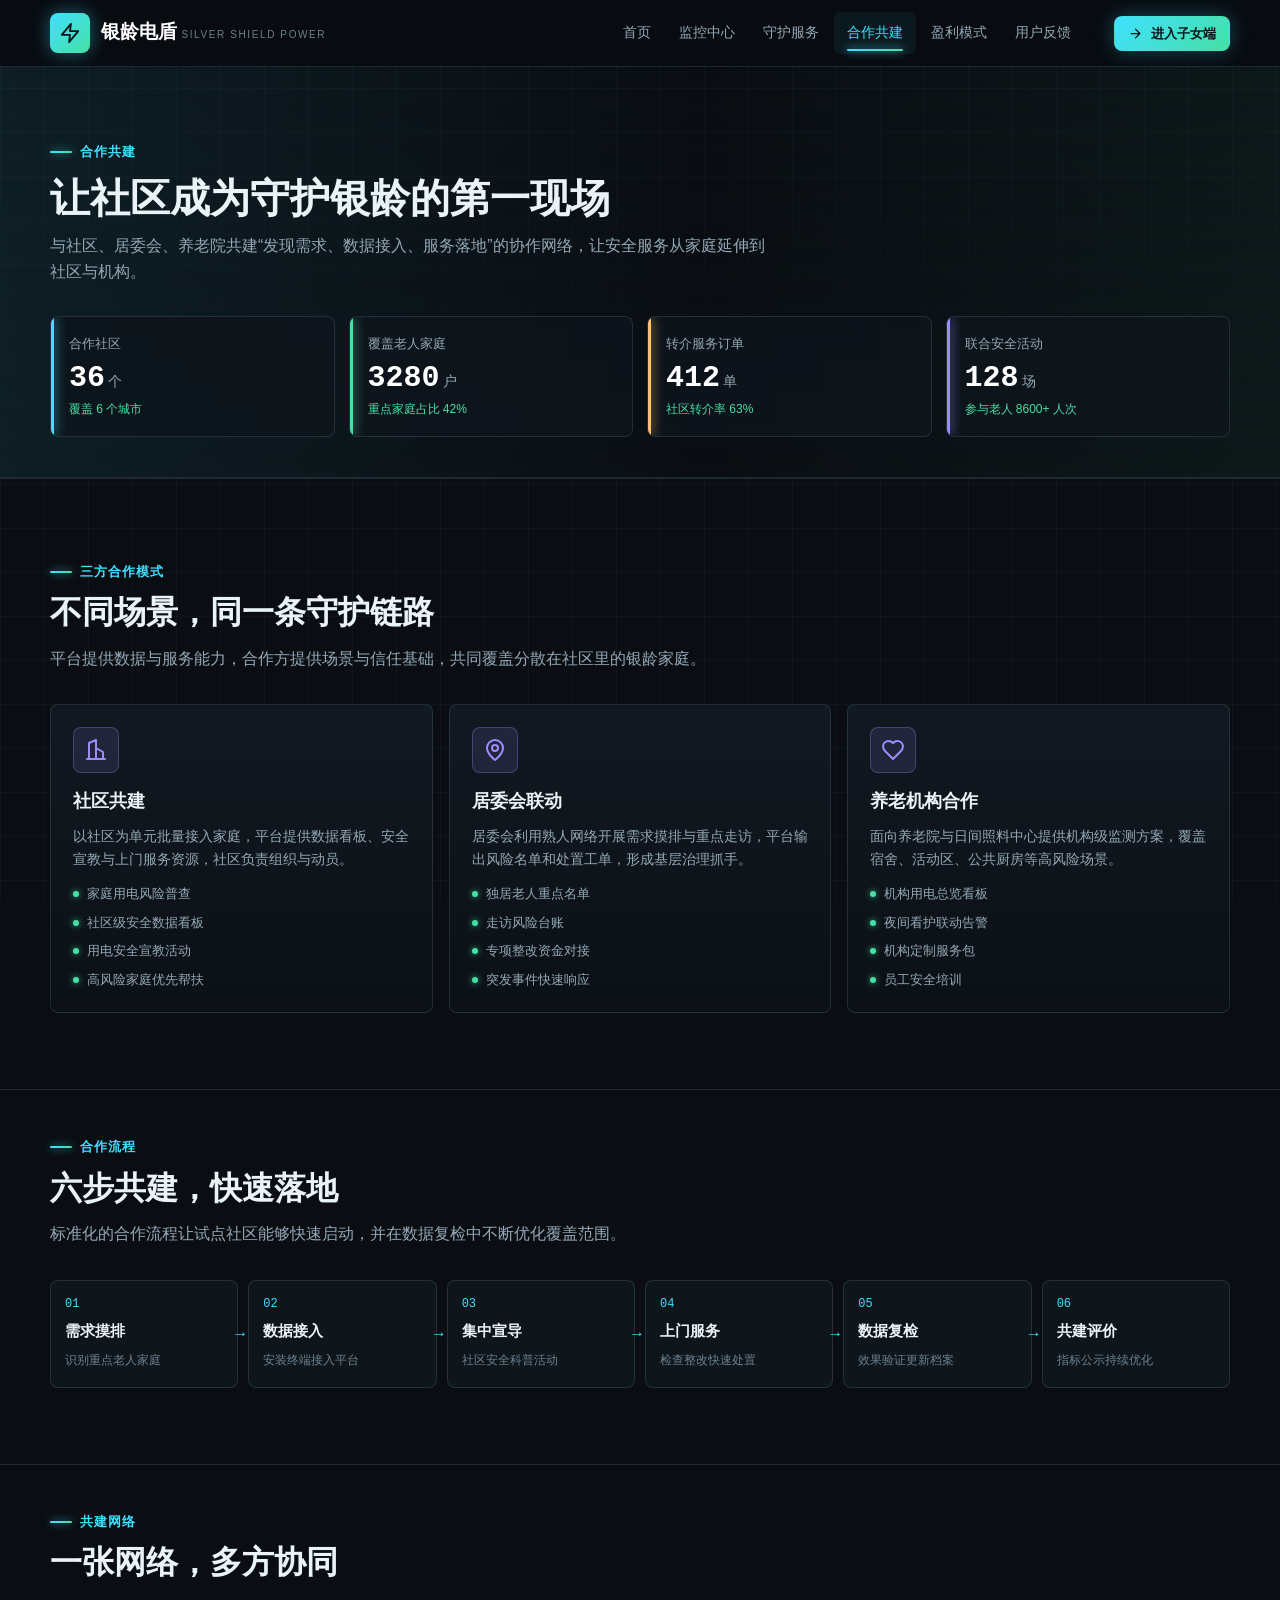
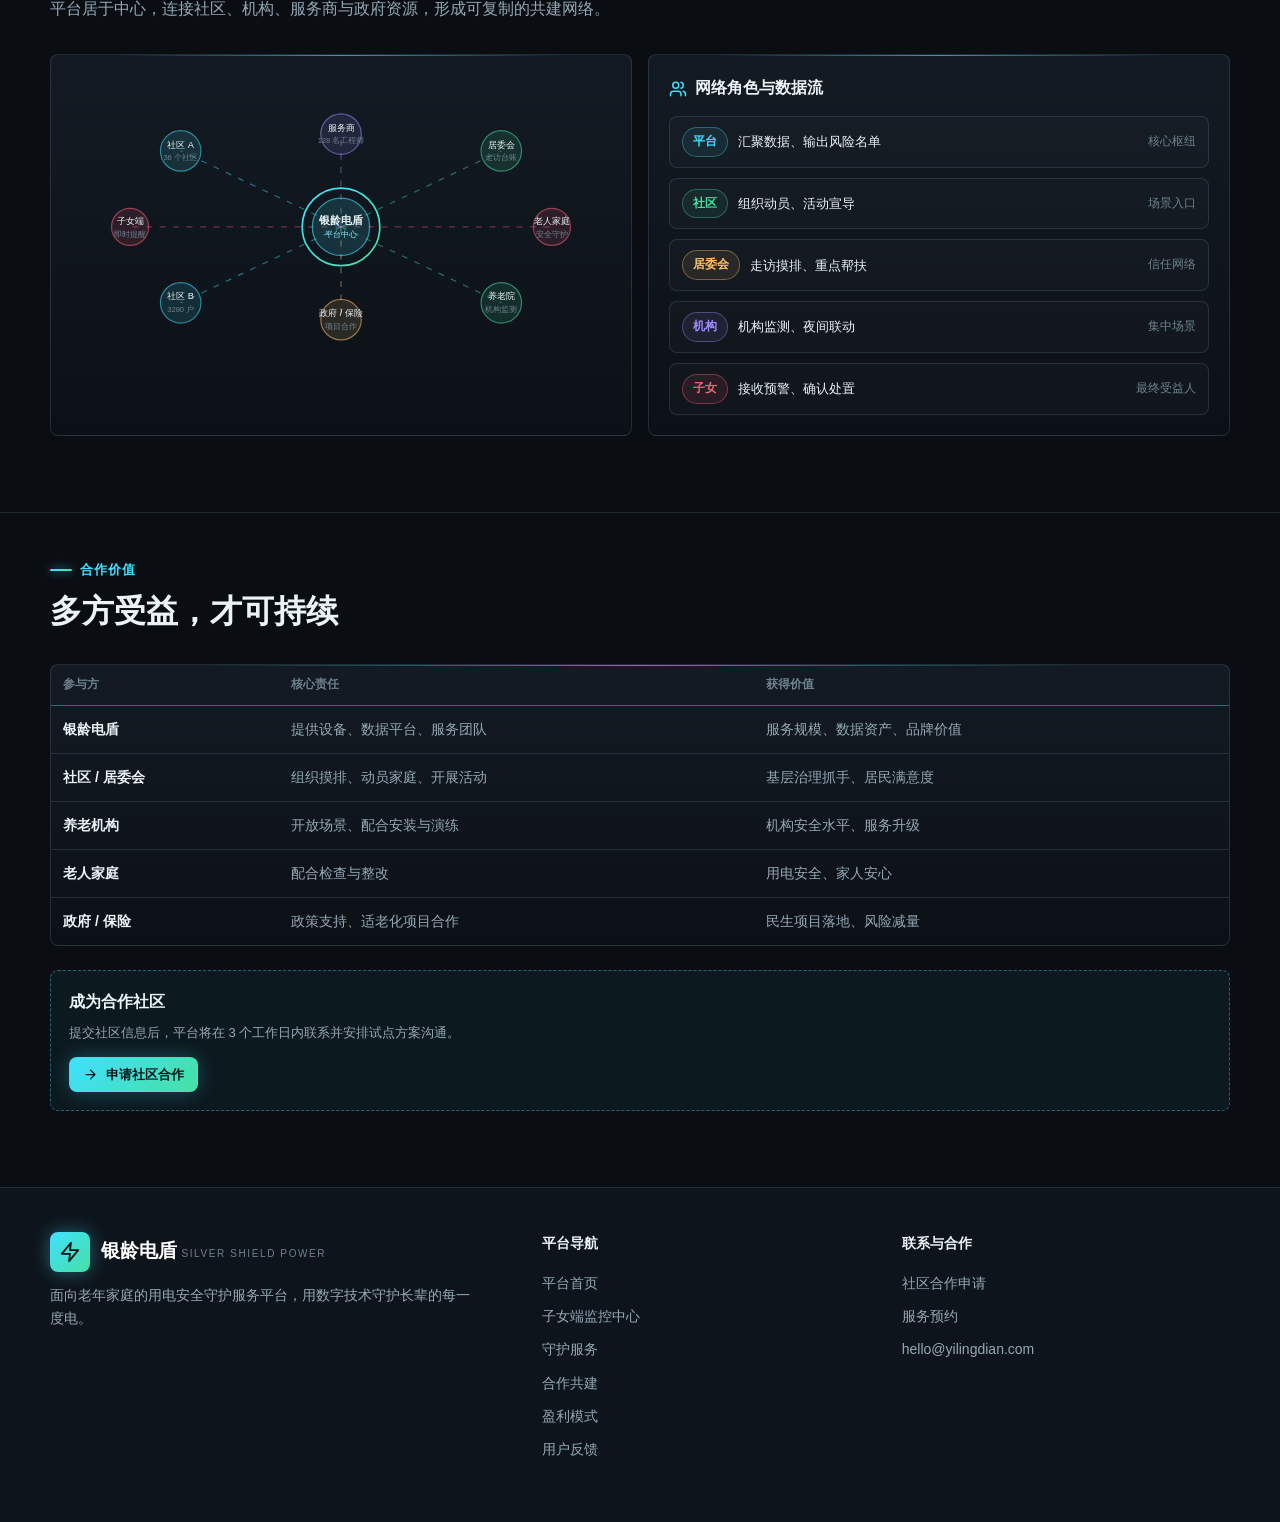
<file: cooperation.html>
<!doctype html>
<html lang="zh-CN">
<head>
  <meta charset="utf-8">
  <meta name="viewport" content="width=device-width, initial-scale=1">
  <meta name="description" content="银龄电盾合作共建：与社区、居委会、养老院共建老年家庭用电安全守护网络。">
  <title>合作共建 | 银龄电盾</title>
  <link rel="icon" href="assets/favicon.svg" type="image/svg+xml">
  <link rel="stylesheet" href="assets/css/style.css">
</head>
<body data-page="cooperation">
  <header class="site-header">
    <div class="container header-inner">
      <a class="logo" href="index.html" aria-label="银龄电盾首页">
        <span class="logo-mark">
          <svg viewBox="0 0 24 24" fill="none" stroke="currentColor" stroke-width="2" stroke-linecap="round" stroke-linejoin="round" aria-hidden="true">
            <path d="M13 2 3 14h9l-1 8 10-12h-9l1-8z"/>
          </svg>
        </span>
        <span>
          <span class="logo-name">银龄电盾</span>
          <span class="logo-sub">Silver Shield Power</span>
        </span>
      </a>
      <nav class="main-nav" aria-label="主导航">
        <a class="nav-link" data-nav="home" href="index.html">首页</a>
        <a class="nav-link" data-nav="monitor" href="monitor.html">监控中心</a>
        <a class="nav-link" data-nav="services" href="services.html">守护服务</a>
        <a class="nav-link" data-nav="cooperation" href="cooperation.html">合作共建</a>
        <a class="nav-link" data-nav="profit" href="profit.html">盈利模式</a>
        <a class="nav-link" data-nav="feedback" href="feedback.html">用户反馈</a>
      </nav>
      <a class="btn btn-primary btn-sm header-cta" href="monitor.html">
        <svg viewBox="0 0 24 24" fill="none" stroke="currentColor" stroke-width="2" stroke-linecap="round" stroke-linejoin="round" aria-hidden="true">
          <path d="M5 12h14M12 5l7 7-7 7"/>
        </svg>
        进入子女端
      </a>
      <button class="nav-toggle" aria-label="打开菜单">
        <svg viewBox="0 0 24 24" fill="none" stroke="currentColor" stroke-width="2" stroke-linecap="round" aria-hidden="true">
          <path d="M4 6h16M4 12h16M4 18h16"/>
        </svg>
      </button>
    </div>
  </header>

  <main>
    <section class="page-head">
      <div class="container">
        <p class="eyebrow">合作共建</p>
        <h1>让社区成为守护银龄的第一现场</h1>
        <p class="page-desc">与社区、居委会、养老院共建“发现需求、数据接入、服务落地”的协作网络，让安全服务从家庭延伸到社区与机构。</p>
        <div class="page-stats">
          <div class="metric-card" style="--metric-color:#3fe0ff">
            <div class="metric-label">合作社区</div>
            <div class="metric-value"><span data-count="36">0</span><small>个</small></div>
            <div class="metric-trend">覆盖 6 个城市</div>
          </div>
          <div class="metric-card" style="--metric-color:#46e0a4">
            <div class="metric-label">覆盖老人家庭</div>
            <div class="metric-value"><span data-count="3280">0</span><small>户</small></div>
            <div class="metric-trend">重点家庭占比 42%</div>
          </div>
          <div class="metric-card" style="--metric-color:#ffc26b">
            <div class="metric-label">转介服务订单</div>
            <div class="metric-value"><span data-count="412">0</span><small>单</small></div>
            <div class="metric-trend">社区转介率 63%</div>
          </div>
          <div class="metric-card" style="--metric-color:#9d8cff">
            <div class="metric-label">联合安全活动</div>
            <div class="metric-value"><span data-count="128">0</span><small>场</small></div>
            <div class="metric-trend">参与老人 8600+ 人次</div>
          </div>
        </div>
      </div>
    </section>

    <section class="section">
      <div class="container">
        <div class="section-head">
          <p class="eyebrow">三方合作模式</p>
          <h2>不同场景，同一条守护链路</h2>
          <p class="section-desc">平台提供数据与服务能力，合作方提供场景与信任基础，共同覆盖分散在社区里的银龄家庭。</p>
        </div>
        <div class="grid grid-3">
          <div class="coop-card">
            <div class="coop-ic">
              <svg viewBox="0 0 24 24" fill="none" stroke="currentColor" stroke-width="2" stroke-linecap="round" stroke-linejoin="round" aria-hidden="true">
                <path d="M3 21h18M5 21V5l7-3v19M12 21V10l7 4v7"/>
              </svg>
            </div>
            <h3>社区共建</h3>
            <p>以社区为单元批量接入家庭，平台提供数据看板、安全宣教与上门服务资源，社区负责组织与动员。</p>
            <ul>
              <li>家庭用电风险普查</li>
              <li>社区级安全数据看板</li>
              <li>用电安全宣教活动</li>
              <li>高风险家庭优先帮扶</li>
            </ul>
          </div>
          <div class="coop-card">
            <div class="coop-ic">
              <svg viewBox="0 0 24 24" fill="none" stroke="currentColor" stroke-width="2" stroke-linecap="round" stroke-linejoin="round" aria-hidden="true">
                <path d="M20 10c0 6-8 12-8 12s-8-6-8-12a8 8 0 0 1 16 0z"/>
                <circle cx="12" cy="10" r="3"/>
              </svg>
            </div>
            <h3>居委会联动</h3>
            <p>居委会利用熟人网络开展需求摸排与重点走访，平台输出风险名单和处置工单，形成基层治理抓手。</p>
            <ul>
              <li>独居老人重点名单</li>
              <li>走访风险台账</li>
              <li>专项整改资金对接</li>
              <li>突发事件快速响应</li>
            </ul>
          </div>
          <div class="coop-card">
            <div class="coop-ic">
              <svg viewBox="0 0 24 24" fill="none" stroke="currentColor" stroke-width="2" stroke-linecap="round" stroke-linejoin="round" aria-hidden="true">
                <path d="M19 14c1.49-1.46 3-3.21 3-5.5A5.5 5.5 0 0 0 16.5 3c-1.76 0-3 .5-4.5 2-1.5-1.5-2.74-2-4.5-2A5.5 5.5 0 0 0 2 8.5c0 2.3 1.5 4.05 3 5.5l7 7Z"/>
              </svg>
            </div>
            <h3>养老机构合作</h3>
            <p>面向养老院与日间照料中心提供机构级监测方案，覆盖宿舍、活动区、公共厨房等高风险场景。</p>
            <ul>
              <li>机构用电总览看板</li>
              <li>夜间看护联动告警</li>
              <li>机构定制服务包</li>
              <li>员工安全培训</li>
            </ul>
          </div>
        </div>
      </div>
    </section>

    <section class="section" style="padding-top:40px">
      <div class="container">
        <div class="section-head">
          <p class="eyebrow">合作流程</p>
          <h2>六步共建，快速落地</h2>
          <p class="section-desc">标准化的合作流程让试点社区能够快速启动，并在数据复检中不断优化覆盖范围。</p>
        </div>
        <div class="flow">
          <div class="flow-step"><div class="flow-num">01</div><strong>需求摸排</strong><span>识别重点老人家庭</span></div>
          <div class="flow-step"><div class="flow-num">02</div><strong>数据接入</strong><span>安装终端接入平台</span></div>
          <div class="flow-step"><div class="flow-num">03</div><strong>集中宣导</strong><span>社区安全科普活动</span></div>
          <div class="flow-step"><div class="flow-num">04</div><strong>上门服务</strong><span>检查整改快速处置</span></div>
          <div class="flow-step"><div class="flow-num">05</div><strong>数据复检</strong><span>效果验证更新档案</span></div>
          <div class="flow-step"><div class="flow-num">06</div><strong>共建评价</strong><span>指标公示持续优化</span></div>
        </div>
      </div>
    </section>

    <section class="section" style="padding-top:40px">
      <div class="container">
        <div class="section-head">
          <p class="eyebrow">共建网络</p>
          <h2>一张网络，多方协同</h2>
          <p class="section-desc">平台居于中心，连接社区、机构、服务商与政府资源，形成可复制的共建网络。</p>
        </div>
        <div class="grid grid-2">
          <div class="panel">
            <svg class="network-svg" viewBox="0 0 640 360" role="img" aria-label="共建网络结构图">
              <defs>
                <linearGradient id="netg" x1="0" y1="0" x2="1" y2="1">
                  <stop offset="0" stop-color="#3fe0ff"/>
                  <stop offset="1" stop-color="#46e0a4"/>
                </linearGradient>
              </defs>
              <path class="circuit-line" d="M320 180 L130 90" stroke="rgba(63,224,255,0.45)" stroke-width="1.4" fill="none"/>
              <path class="circuit-line" d="M320 180 L130 270" stroke="rgba(63,224,255,0.45)" stroke-width="1.4" fill="none"/>
              <path class="circuit-line" d="M320 180 L510 90" stroke="rgba(70,224,164,0.45)" stroke-width="1.4" fill="none"/>
              <path class="circuit-line" d="M320 180 L510 270" stroke="rgba(70,224,164,0.45)" stroke-width="1.4" fill="none"/>
              <path class="circuit-line" d="M320 180 L320 70" stroke="rgba(157,140,255,0.45)" stroke-width="1.4" fill="none"/>
              <path class="circuit-line" d="M320 180 L320 290" stroke="rgba(255,194,107,0.45)" stroke-width="1.4" fill="none"/>
              <path class="circuit-line" d="M320 180 L70 180" stroke="rgba(255,92,122,0.4)" stroke-width="1.4" fill="none"/>
              <path class="circuit-line" d="M320 180 L570 180" stroke="rgba(255,92,122,0.4)" stroke-width="1.4" fill="none"/>

              <g class="network-node">
                <circle cx="320" cy="180" r="46" fill="none" stroke="url(#netg)" stroke-width="2"/>
                <circle cx="320" cy="180" r="34" fill="rgba(63,224,255,0.14)" stroke="rgba(63,224,255,0.6)" stroke-width="1.5"/>
                <text x="320" y="176" text-anchor="middle" fill="#eaf4f8" font-size="13" font-weight="700">银龄电盾</text>
                <text x="320" y="192" text-anchor="middle" fill="#8ceeff" font-size="10">平台中心</text>
              </g>

              <g class="network-node">
                <circle cx="130" cy="90" r="24" fill="rgba(63,224,255,0.12)" stroke="rgba(63,224,255,0.55)" stroke-width="1.4"/>
                <text x="130" y="86" text-anchor="middle" fill="#eaf4f8" font-size="11">社区 A</text>
                <text x="130" y="101" text-anchor="middle" fill="#6d818e" font-size="9">36 个社区</text>
              </g>
              <g class="network-node">
                <circle cx="130" cy="270" r="24" fill="rgba(63,224,255,0.12)" stroke="rgba(63,224,255,0.55)" stroke-width="1.4"/>
                <text x="130" y="266" text-anchor="middle" fill="#eaf4f8" font-size="11">社区 B</text>
                <text x="130" y="281" text-anchor="middle" fill="#6d818e" font-size="9">3280 户</text>
              </g>
              <g class="network-node">
                <circle cx="510" cy="90" r="24" fill="rgba(70,224,164,0.12)" stroke="rgba(70,224,164,0.55)" stroke-width="1.4"/>
                <text x="510" y="86" text-anchor="middle" fill="#eaf4f8" font-size="11">居委会</text>
                <text x="510" y="101" text-anchor="middle" fill="#6d818e" font-size="9">走访台账</text>
              </g>
              <g class="network-node">
                <circle cx="510" cy="270" r="24" fill="rgba(70,224,164,0.12)" stroke="rgba(70,224,164,0.55)" stroke-width="1.4"/>
                <text x="510" y="266" text-anchor="middle" fill="#eaf4f8" font-size="11">养老院</text>
                <text x="510" y="281" text-anchor="middle" fill="#6d818e" font-size="9">机构监测</text>
              </g>
              <g class="network-node">
                <circle cx="320" cy="70" r="24" fill="rgba(157,140,255,0.12)" stroke="rgba(157,140,255,0.55)" stroke-width="1.4"/>
                <text x="320" y="66" text-anchor="middle" fill="#eaf4f8" font-size="11">服务商</text>
                <text x="320" y="81" text-anchor="middle" fill="#6d818e" font-size="9">128 名工程师</text>
              </g>
              <g class="network-node">
                <circle cx="320" cy="290" r="24" fill="rgba(255,194,107,0.12)" stroke="rgba(255,194,107,0.55)" stroke-width="1.4"/>
                <text x="320" y="286" text-anchor="middle" fill="#eaf4f8" font-size="11">政府 / 保险</text>
                <text x="320" y="301" text-anchor="middle" fill="#6d818e" font-size="9">项目合作</text>
              </g>
              <g class="network-node">
                <circle cx="70" cy="180" r="22" fill="rgba(255,92,122,0.12)" stroke="rgba(255,92,122,0.55)" stroke-width="1.4"/>
                <text x="70" y="177" text-anchor="middle" fill="#eaf4f8" font-size="11">子女端</text>
                <text x="70" y="192" text-anchor="middle" fill="#6d818e" font-size="9">即时提醒</text>
              </g>
              <g class="network-node">
                <circle cx="570" cy="180" r="22" fill="rgba(255,92,122,0.12)" stroke="rgba(255,92,122,0.55)" stroke-width="1.4"/>
                <text x="570" y="177" text-anchor="middle" fill="#eaf4f8" font-size="11">老人家庭</text>
                <text x="570" y="192" text-anchor="middle" fill="#6d818e" font-size="9">安全守护</text>
              </g>
            </svg>
          </div>
          <div class="panel">
            <div class="panel-title">
              <svg viewBox="0 0 24 24" fill="none" stroke="currentColor" stroke-width="2" stroke-linecap="round" stroke-linejoin="round" aria-hidden="true">
                <path d="M16 21v-2a4 4 0 0 0-4-4H6a4 4 0 0 0-4 4v2"/>
                <circle cx="9" cy="7" r="4"/>
                <path d="M22 21v-2a4 4 0 0 0-3-3.87"/>
                <path d="M16 3.13a4 4 0 0 1 0 7.75"/>
              </svg>
              网络角色与数据流
            </div>
            <div class="status-list" style="margin-top:14px">
              <div class="status-item">
                <span class="badge badge-cyan">平台</span>
                <span class="status-name">汇聚数据、输出风险名单</span>
                <span class="status-meta">核心枢纽</span>
              </div>
              <div class="status-item">
                <span class="badge badge-green">社区</span>
                <span class="status-name">组织动员、活动宣导</span>
                <span class="status-meta">场景入口</span>
              </div>
              <div class="status-item">
                <span class="badge badge-amber">居委会</span>
                <span class="status-name">走访摸排、重点帮扶</span>
                <span class="status-meta">信任网络</span>
              </div>
              <div class="status-item">
                <span class="badge badge-violet">机构</span>
                <span class="status-name">机构监测、夜间联动</span>
                <span class="status-meta">集中场景</span>
              </div>
              <div class="status-item">
                <span class="badge badge-red">子女</span>
                <span class="status-name">接收预警、确认处置</span>
                <span class="status-meta">最终受益人</span>
              </div>
            </div>
          </div>
        </div>
      </div>
    </section>

    <section class="section" style="padding-top:40px">
      <div class="container">
        <div class="section-head">
          <p class="eyebrow">合作价值</p>
          <h2>多方受益，才可持续</h2>
        </div>
        <div class="panel" style="padding:0">
          <table class="data-table">
            <thead>
              <tr>
                <th>参与方</th>
                <th>核心责任</th>
                <th>获得价值</th>
              </tr>
            </thead>
            <tbody>
              <tr>
                <td><strong>银龄电盾</strong></td>
                <td>提供设备、数据平台、服务团队</td>
                <td>服务规模、数据资产、品牌价值</td>
              </tr>
              <tr>
                <td><strong>社区 / 居委会</strong></td>
                <td>组织摸排、动员家庭、开展活动</td>
                <td>基层治理抓手、居民满意度</td>
              </tr>
              <tr>
                <td><strong>养老机构</strong></td>
                <td>开放场景、配合安装与演练</td>
                <td>机构安全水平、服务升级</td>
              </tr>
              <tr>
                <td><strong>老人家庭</strong></td>
                <td>配合检查与整改</td>
                <td>用电安全、家人安心</td>
              </tr>
              <tr>
                <td><strong>政府 / 保险</strong></td>
                <td>政策支持、适老化项目合作</td>
                <td>民生项目落地、风险减量</td>
              </tr>
            </tbody>
          </table>
        </div>
        <div class="ticket-box" style="margin-top:24px">
          <h3>成为合作社区</h3>
          <p>提交社区信息后，平台将在 3 个工作日内联系并安排试点方案沟通。</p>
          <a class="btn btn-primary btn-sm" href="mailto:hello@yilingdian.com">
            <svg viewBox="0 0 24 24" fill="none" stroke="currentColor" stroke-width="2" stroke-linecap="round" stroke-linejoin="round" aria-hidden="true">
              <path d="M5 12h14M12 5l7 7-7 7"/>
            </svg>
            申请社区合作
          </a>
        </div>
      </div>
    </section>
  </main>

  <footer class="site-footer">
    <div class="container">
      <div class="footer-inner">
        <div class="footer-brand">
          <a class="logo" href="index.html">
            <span class="logo-mark">
              <svg viewBox="0 0 24 24" fill="none" stroke="currentColor" stroke-width="2" stroke-linecap="round" stroke-linejoin="round" aria-hidden="true">
                <path d="M13 2 3 14h9l-1 8 10-12h-9l1-8z"/>
              </svg>
            </span>
            <span>
              <span class="logo-name">银龄电盾</span>
              <span class="logo-sub">Silver Shield Power</span>
            </span>
          </a>
          <p>面向老年家庭的用电安全守护服务平台，用数字技术守护长辈的每一度电。</p>
        </div>
        <div class="footer-col">
          <h4>平台导航</h4>
          <a href="index.html">平台首页</a>
          <a href="monitor.html">子女端监控中心</a>
          <a href="services.html">守护服务</a>
          <a href="cooperation.html">合作共建</a>
          <a href="profit.html">盈利模式</a>
          <a href="feedback.html">用户反馈</a>
        </div>
        <div class="footer-col">
          <h4>联系与合作</h4>
          <a href="cooperation.html">社区合作申请</a>
          <a href="services.html">服务预约</a>
          <a href="mailto:hello@yilingdian.com">hello@yilingdian.com</a>
        </div>
      </div>
    </div>
  </footer>

  <script src="assets/js/main.js"></script>
  <script src="assets/js/cooperation.js"></script>
</body>
</html>
</file>
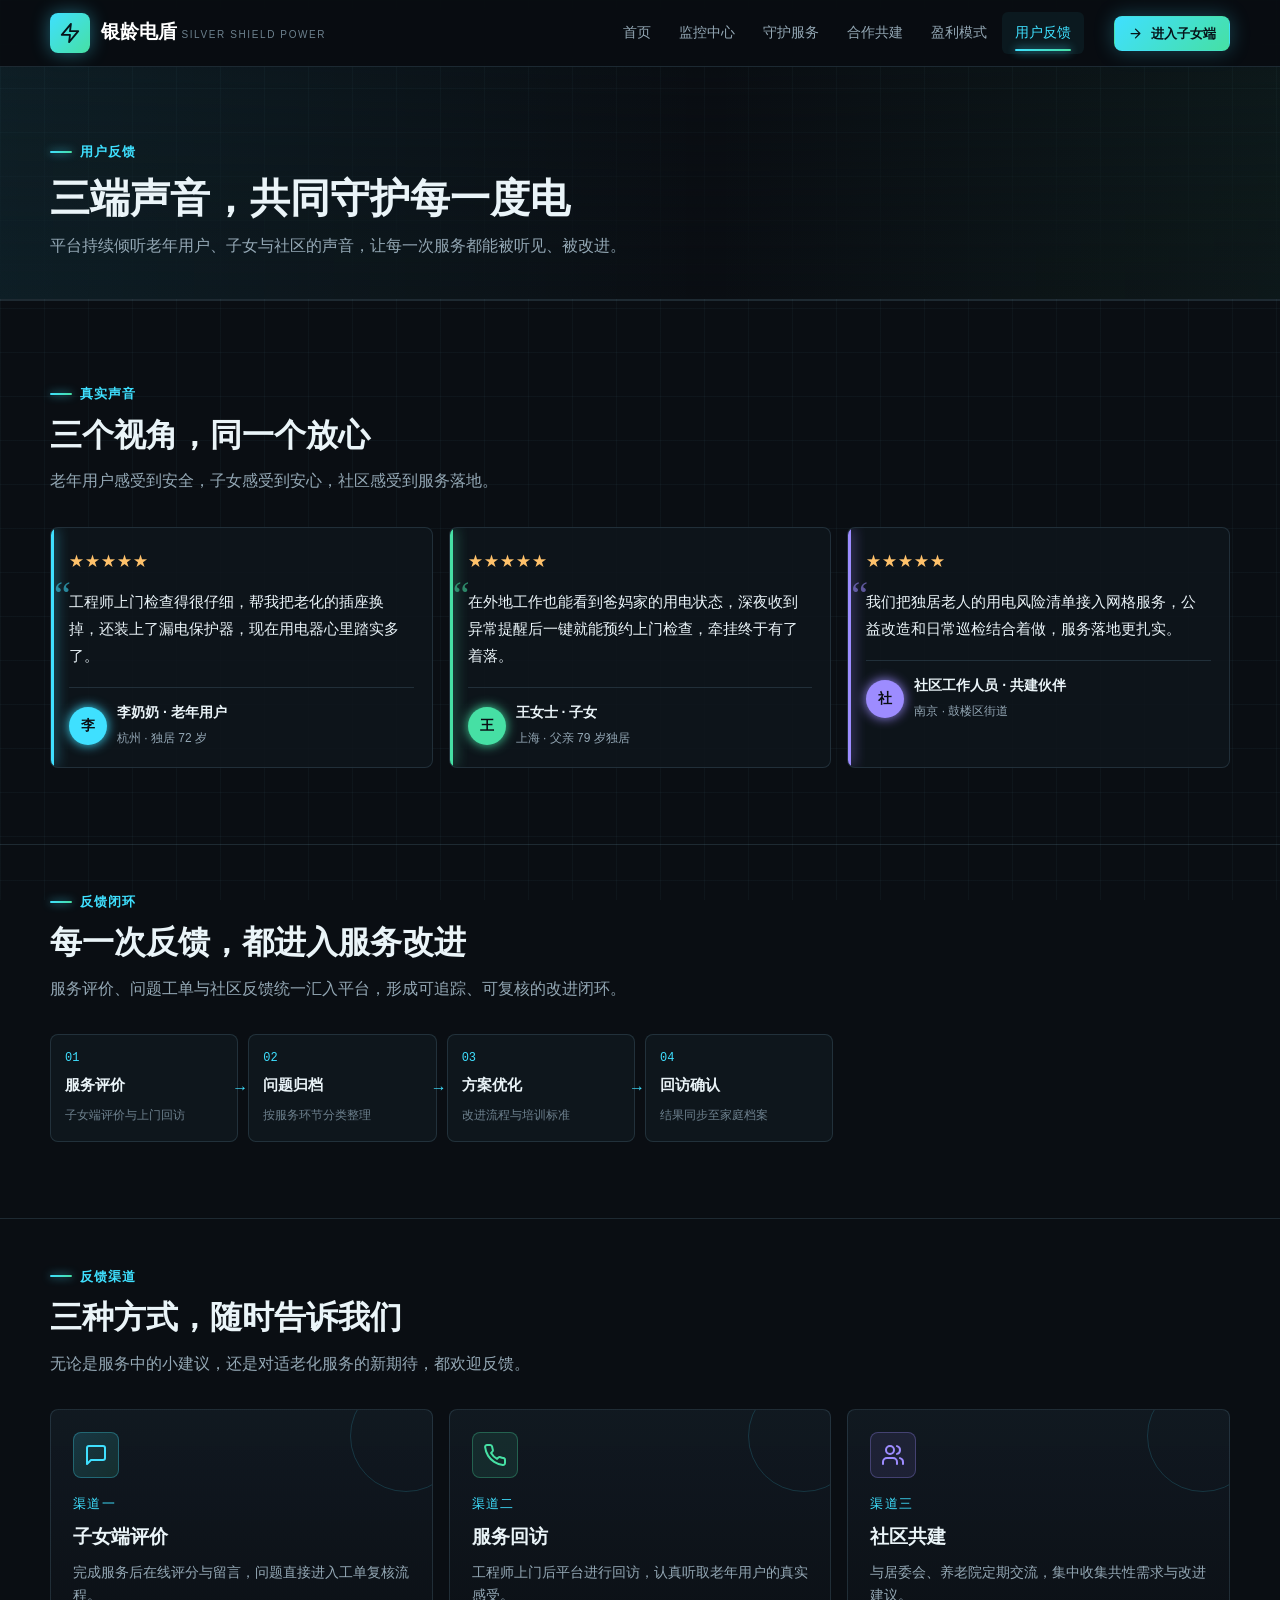
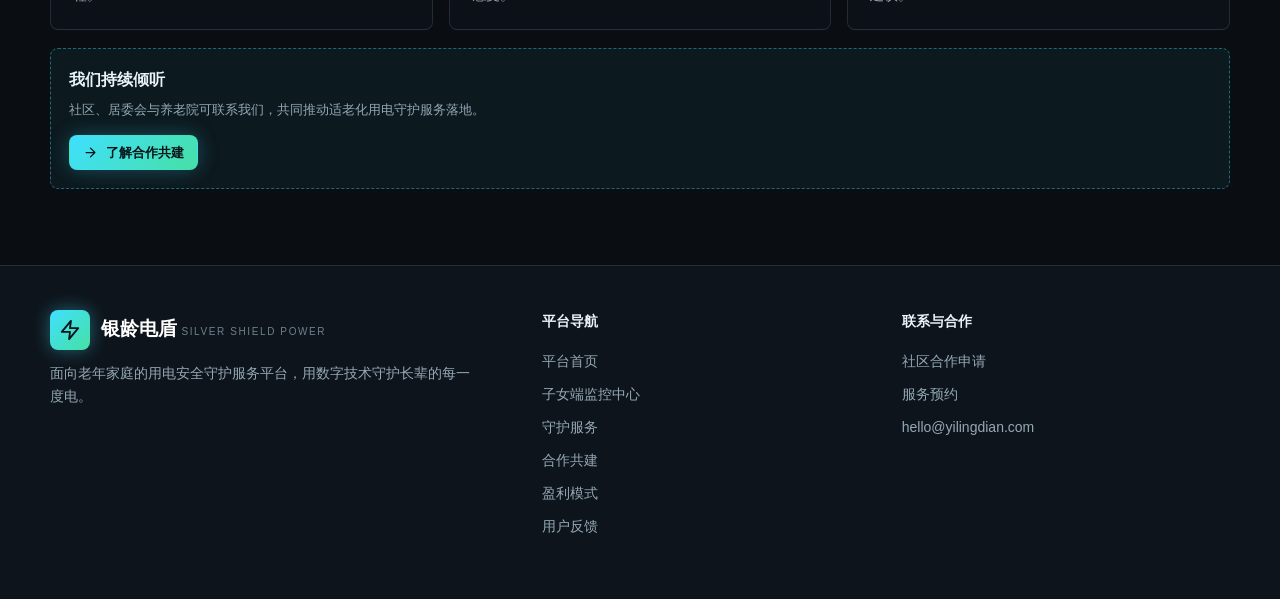
<file: feedback.html>
<!doctype html>
<html lang="zh-CN">
<head>
  <meta charset="utf-8">
  <meta name="viewport" content="width=device-width, initial-scale=1">
  <meta name="description" content="银龄电盾用户反馈：从老年用户、子女与社区三个视角，听见真实使用感受，推动服务持续改进。">
  <title>用户反馈 | 银龄电盾</title>
  <link rel="icon" href="assets/favicon.svg" type="image/svg+xml">
  <link rel="stylesheet" href="assets/css/style.css">
</head>
<body data-page="feedback">
  <header class="site-header">
    <div class="container header-inner">
      <a class="logo" href="index.html" aria-label="银龄电盾首页">
        <span class="logo-mark">
          <svg viewBox="0 0 24 24" fill="none" stroke="currentColor" stroke-width="2" stroke-linecap="round" stroke-linejoin="round" aria-hidden="true">
            <path d="M13 2 3 14h9l-1 8 10-12h-9l1-8z"/>
          </svg>
        </span>
        <span>
          <span class="logo-name">银龄电盾</span>
          <span class="logo-sub">Silver Shield Power</span>
        </span>
      </a>
      <nav class="main-nav" aria-label="主导航">
        <a class="nav-link" data-nav="home" href="index.html">首页</a>
        <a class="nav-link" data-nav="monitor" href="monitor.html">监控中心</a>
        <a class="nav-link" data-nav="services" href="services.html">守护服务</a>
        <a class="nav-link" data-nav="cooperation" href="cooperation.html">合作共建</a>
        <a class="nav-link" data-nav="profit" href="profit.html">盈利模式</a>
        <a class="nav-link" data-nav="feedback" href="feedback.html">用户反馈</a>
      </nav>
      <a class="btn btn-primary btn-sm header-cta" href="monitor.html">
        <svg viewBox="0 0 24 24" fill="none" stroke="currentColor" stroke-width="2" stroke-linecap="round" stroke-linejoin="round" aria-hidden="true">
          <path d="M5 12h14M12 5l7 7-7 7"/>
        </svg>
        进入子女端
      </a>
      <button class="nav-toggle" aria-label="打开菜单">
        <svg viewBox="0 0 24 24" fill="none" stroke="currentColor" stroke-width="2" stroke-linecap="round" aria-hidden="true">
          <path d="M4 6h16M4 12h16M4 18h16"/>
        </svg>
      </button>
    </div>
  </header>

  <main>
    <section class="page-head">
      <div class="container">
        <p class="eyebrow">用户反馈</p>
        <h1>三端声音，共同守护每一度电</h1>
        <p class="page-desc">平台持续倾听老年用户、子女与社区的声音，让每一次服务都能被听见、被改进。</p>
      </div>
    </section>

    <section class="section">
      <div class="container">
        <div class="section-head">
          <p class="eyebrow">真实声音</p>
          <h2>三个视角，同一个放心</h2>
          <p class="section-desc">老年用户感受到安全，子女感受到安心，社区感受到服务落地。</p>
        </div>
        <div class="grid grid-3">
          <div class="feedback-card" style="--card-color:#3fe0ff">
            <span class="star-row" aria-label="五星好评">★★★★★</span>
            <p class="feedback-quote">工程师上门检查得很仔细，帮我把老化的插座换掉，还装上了漏电保护器，现在用电器心里踏实多了。</p>
            <div class="feedback-role">
              <span class="feedback-avatar">李</span>
              <div>
                <strong>李奶奶 · 老年用户</strong>
                <span>杭州 · 独居 72 岁</span>
              </div>
            </div>
          </div>
          <div class="feedback-card" style="--card-color:#46e0a4">
            <span class="star-row" aria-label="五星好评">★★★★★</span>
            <p class="feedback-quote">在外地工作也能看到爸妈家的用电状态，深夜收到异常提醒后一键就能预约上门检查，牵挂终于有了着落。</p>
            <div class="feedback-role">
              <span class="feedback-avatar">王</span>
              <div>
                <strong>王女士 · 子女</strong>
                <span>上海 · 父亲 79 岁独居</span>
              </div>
            </div>
          </div>
          <div class="feedback-card" style="--card-color:#9d8cff">
            <span class="star-row" aria-label="五星好评">★★★★★</span>
            <p class="feedback-quote">我们把独居老人的用电风险清单接入网格服务，公益改造和日常巡检结合着做，服务落地更扎实。</p>
            <div class="feedback-role">
              <span class="feedback-avatar">社</span>
              <div>
                <strong>社区工作人员 · 共建伙伴</strong>
                <span>南京 · 鼓楼区街道</span>
              </div>
            </div>
          </div>
        </div>
      </div>
    </section>

    <section class="section" style="padding-top:40px">
      <div class="container">
        <div class="section-head">
          <p class="eyebrow">反馈闭环</p>
          <h2>每一次反馈，都进入服务改进</h2>
          <p class="section-desc">服务评价、问题工单与社区反馈统一汇入平台，形成可追踪、可复核的改进闭环。</p>
        </div>
        <div class="flow">
          <div class="flow-step"><div class="flow-num">01</div><strong>服务评价</strong><span>子女端评价与上门回访</span></div>
          <div class="flow-step"><div class="flow-num">02</div><strong>问题归档</strong><span>按服务环节分类整理</span></div>
          <div class="flow-step"><div class="flow-num">03</div><strong>方案优化</strong><span>改进流程与培训标准</span></div>
          <div class="flow-step"><div class="flow-num">04</div><strong>回访确认</strong><span>结果同步至家庭档案</span></div>
        </div>
      </div>
    </section>

    <section class="section" style="padding-top:40px">
      <div class="container">
        <div class="section-head">
          <p class="eyebrow">反馈渠道</p>
          <h2>三种方式，随时告诉我们</h2>
          <p class="section-desc">无论是服务中的小建议，还是对适老化服务的新期待，都欢迎反馈。</p>
        </div>
        <div class="grid grid-3">
          <div class="defense-card">
            <div class="defense-icon">
              <svg viewBox="0 0 24 24" fill="none" stroke="currentColor" stroke-width="2" stroke-linecap="round" stroke-linejoin="round" aria-hidden="true">
                <path d="M21 15a2 2 0 0 1-2 2H7l-4 4V5a2 2 0 0 1 2-2h14a2 2 0 0 1 2 2z"/>
              </svg>
            </div>
            <div class="step-num">渠道一</div>
            <h3>子女端评价</h3>
            <p>完成服务后在线评分与留言，问题直接进入工单复核流程。</p>
          </div>
          <div class="defense-card">
            <div class="defense-icon" style="color:#46e0a4;background:rgba(70,224,164,0.1);border-color:rgba(70,224,164,0.3)">
              <svg viewBox="0 0 24 24" fill="none" stroke="currentColor" stroke-width="2" stroke-linecap="round" stroke-linejoin="round" aria-hidden="true">
                <path d="M22 16.92v3a2 2 0 0 1-2.18 2 19.79 19.79 0 0 1-8.63-3.07 19.5 19.5 0 0 1-6-6 19.79 19.79 0 0 1-3.07-8.67A2 2 0 0 1 4.11 2h3a2 2 0 0 1 2 1.72c.127.96.361 1.903.7 2.81a2 2 0 0 1-.45 2.11L8.09 9.91a16 16 0 0 0 6 6l1.27-1.27a2 2 0 0 1 2.11-.45c.907.339 1.85.573 2.81.7A2 2 0 0 1 22 16.92z"/>
              </svg>
            </div>
            <div class="step-num">渠道二</div>
            <h3>服务回访</h3>
            <p>工程师上门后平台进行回访，认真听取老年用户的真实感受。</p>
          </div>
          <div class="defense-card">
            <div class="defense-icon" style="color:#9d8cff;background:rgba(157,140,255,0.1);border-color:rgba(157,140,255,0.3)">
              <svg viewBox="0 0 24 24" fill="none" stroke="currentColor" stroke-width="2" stroke-linecap="round" stroke-linejoin="round" aria-hidden="true">
                <path d="M16 21v-2a4 4 0 0 0-4-4H6a4 4 0 0 0-4 4v2"/>
                <circle cx="9" cy="7" r="4"/>
                <path d="M22 21v-2a4 4 0 0 0-3-3.87"/>
                <path d="M16 3.13a4 4 0 0 1 0 7.75"/>
              </svg>
            </div>
            <div class="step-num">渠道三</div>
            <h3>社区共建</h3>
            <p>与居委会、养老院定期交流，集中收集共性需求与改进建议。</p>
          </div>
        </div>
        <div class="ticket-box" style="margin-top:18px">
          <h3>我们持续倾听</h3>
          <p>社区、居委会与养老院可联系我们，共同推动适老化用电守护服务落地。</p>
          <a class="btn btn-primary btn-sm" href="cooperation.html">
            <svg viewBox="0 0 24 24" fill="none" stroke="currentColor" stroke-width="2" stroke-linecap="round" stroke-linejoin="round" aria-hidden="true">
              <path d="M5 12h14M12 5l7 7-7 7"/>
            </svg>
            了解合作共建
          </a>
        </div>
      </div>
    </section>
  </main>

  <footer class="site-footer">
    <div class="container">
      <div class="footer-inner">
        <div class="footer-brand">
          <a class="logo" href="index.html">
            <span class="logo-mark">
              <svg viewBox="0 0 24 24" fill="none" stroke="currentColor" stroke-width="2" stroke-linecap="round" stroke-linejoin="round" aria-hidden="true">
                <path d="M13 2 3 14h9l-1 8 10-12h-9l1-8z"/>
              </svg>
            </span>
            <span>
              <span class="logo-name">银龄电盾</span>
              <span class="logo-sub">Silver Shield Power</span>
            </span>
          </a>
          <p>面向老年家庭的用电安全守护服务平台，用数字技术守护长辈的每一度电。</p>
        </div>
        <div class="footer-col">
          <h4>平台导航</h4>
          <a href="index.html">平台首页</a>
          <a href="monitor.html">子女端监控中心</a>
          <a href="services.html">守护服务</a>
          <a href="cooperation.html">合作共建</a>
          <a href="profit.html">盈利模式</a>
          <a href="feedback.html">用户反馈</a>
        </div>
        <div class="footer-col">
          <h4>联系与合作</h4>
          <a href="cooperation.html">社区合作申请</a>
          <a href="services.html">服务预约</a>
          <a href="mailto:hello@yilingdian.com">hello@yilingdian.com</a>
        </div>
      </div>
    </div>
  </footer>

  <script src="assets/js/main.js"></script>
</body>
</html>
</file>
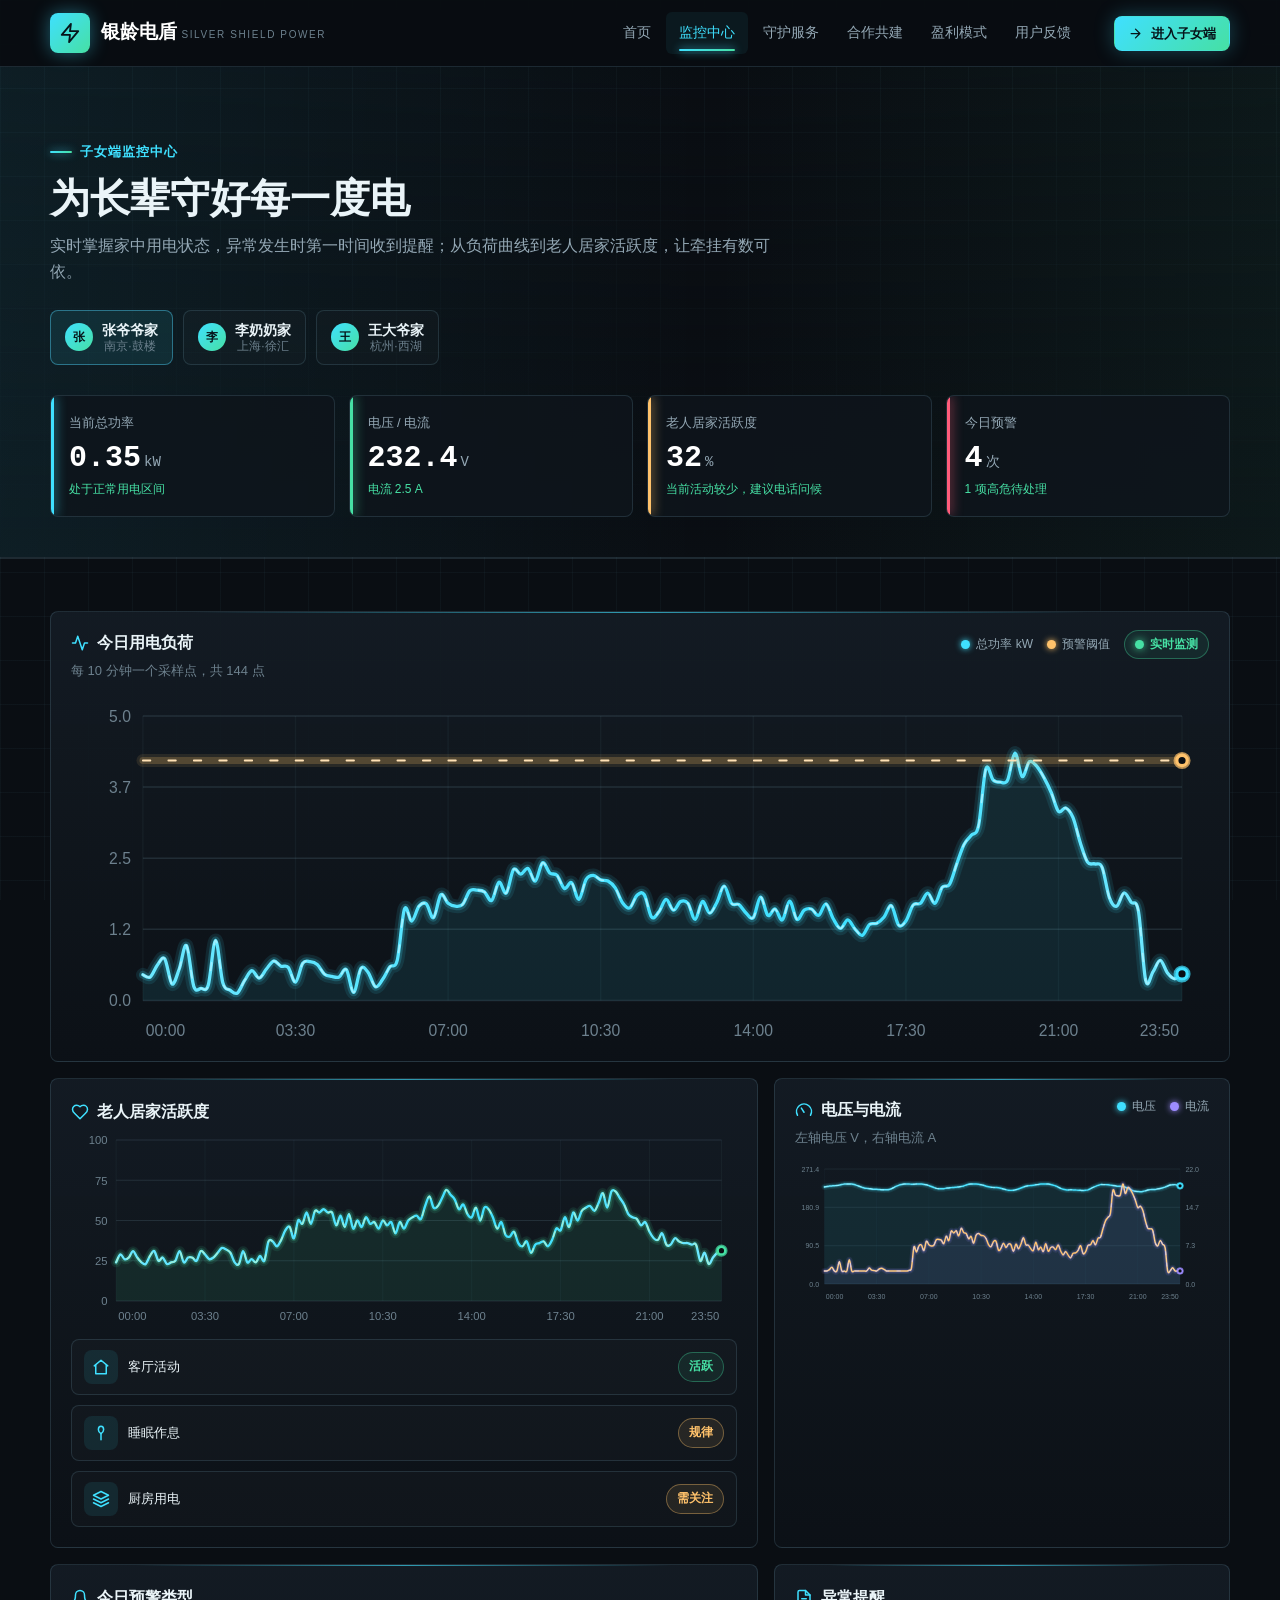
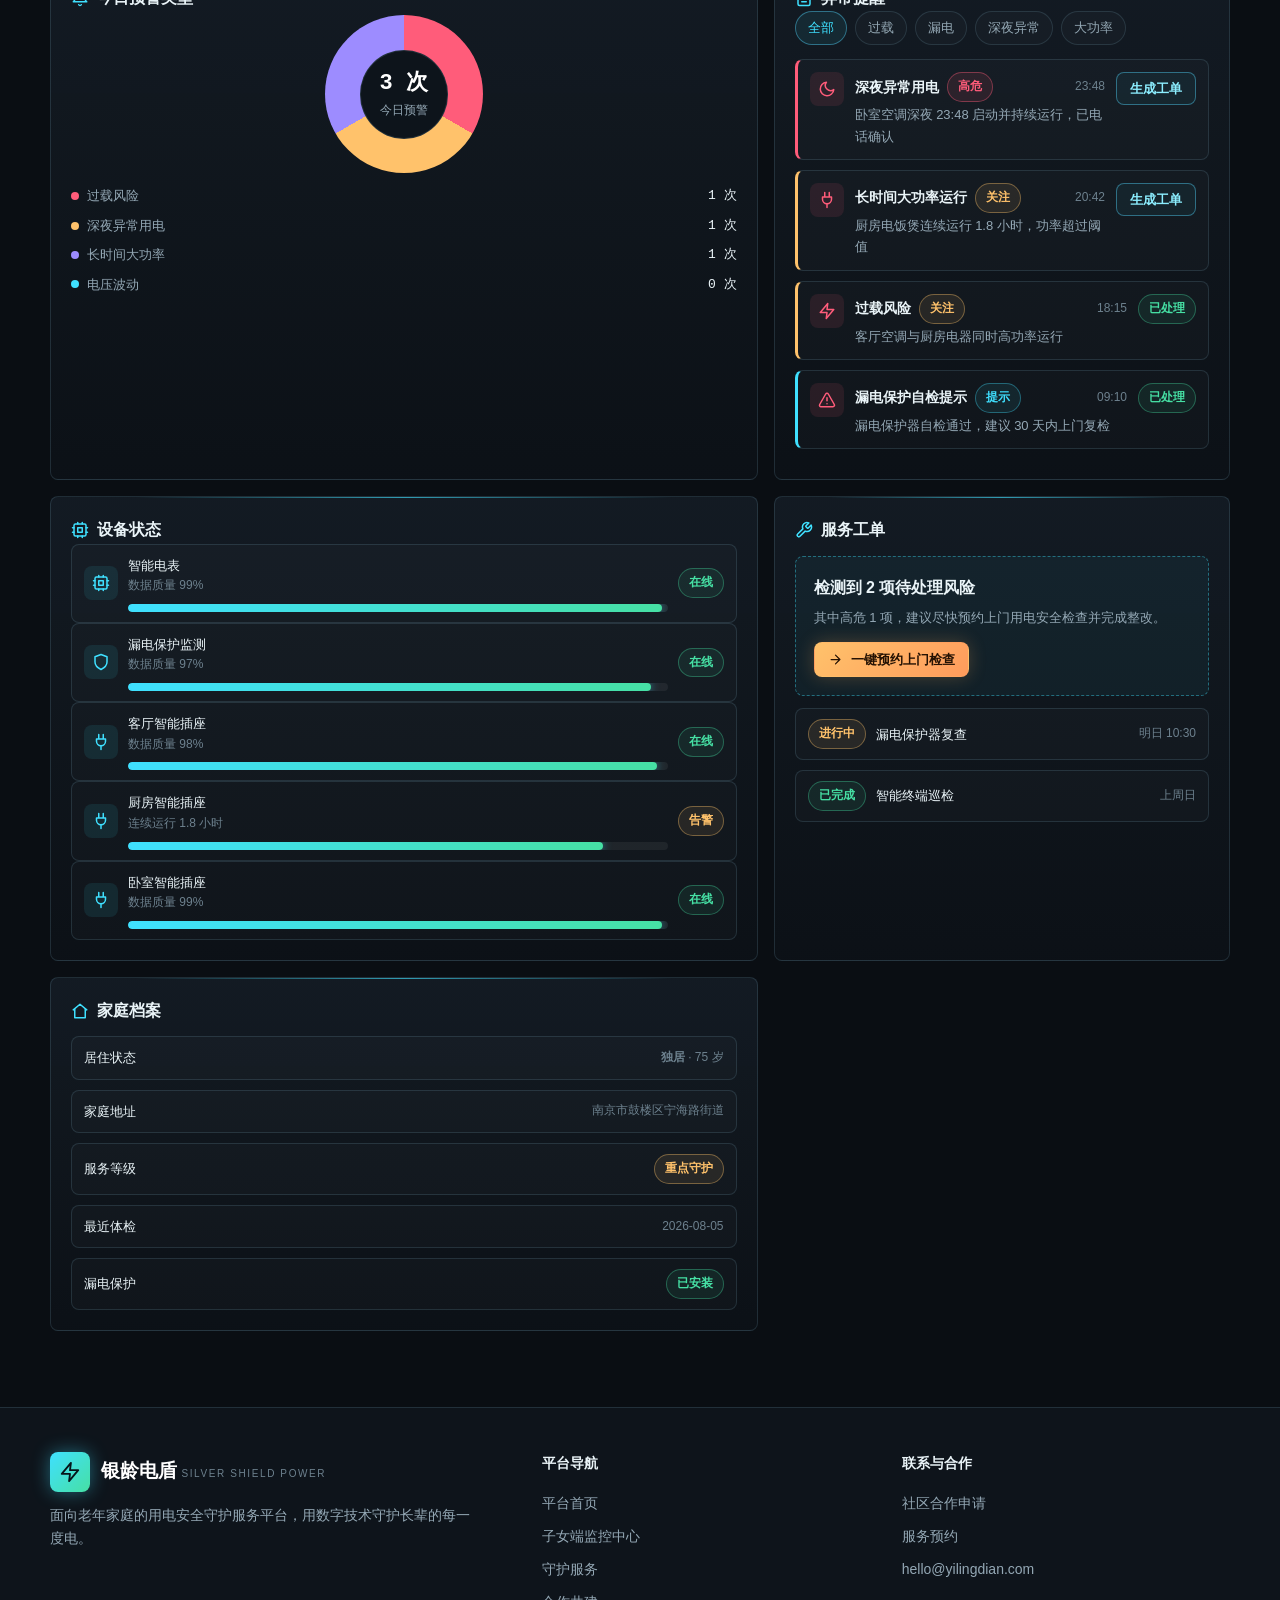
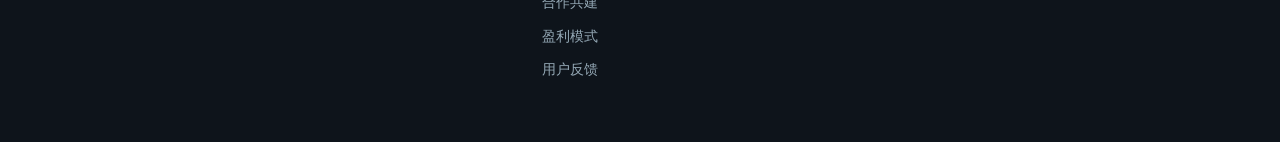
<file: monitor.html>
<!doctype html>
<html lang="zh-CN">
<head>
  <meta charset="utf-8">
  <meta name="viewport" content="width=device-width, initial-scale=1">
  <meta name="description" content="银龄电盾子女端监控中心：实时查看长辈家庭用电状态、异常提醒与老人居家活跃度。">
  <title>子女端监控中心 | 银龄电盾</title>
  <link rel="icon" href="assets/favicon.svg" type="image/svg+xml">
  <link rel="stylesheet" href="assets/css/style.css">
</head>
<body data-page="monitor">
  <header class="site-header">
    <div class="container header-inner">
      <a class="logo" href="index.html" aria-label="银龄电盾首页">
        <span class="logo-mark">
          <svg viewBox="0 0 24 24" fill="none" stroke="currentColor" stroke-width="2" stroke-linecap="round" stroke-linejoin="round" aria-hidden="true">
            <path d="M13 2 3 14h9l-1 8 10-12h-9l1-8z"/>
          </svg>
        </span>
        <span>
          <span class="logo-name">银龄电盾</span>
          <span class="logo-sub">Silver Shield Power</span>
        </span>
      </a>
      <nav class="main-nav" aria-label="主导航">
        <a class="nav-link" data-nav="home" href="index.html">首页</a>
        <a class="nav-link" data-nav="monitor" href="monitor.html">监控中心</a>
        <a class="nav-link" data-nav="services" href="services.html">守护服务</a>
        <a class="nav-link" data-nav="cooperation" href="cooperation.html">合作共建</a>
        <a class="nav-link" data-nav="profit" href="profit.html">盈利模式</a>
        <a class="nav-link" data-nav="feedback" href="feedback.html">用户反馈</a>
      </nav>
      <a class="btn btn-primary btn-sm header-cta" href="monitor.html">
        <svg viewBox="0 0 24 24" fill="none" stroke="currentColor" stroke-width="2" stroke-linecap="round" stroke-linejoin="round" aria-hidden="true">
          <path d="M5 12h14M12 5l7 7-7 7"/>
        </svg>
        进入子女端
      </a>
      <button class="nav-toggle" aria-label="打开菜单">
        <svg viewBox="0 0 24 24" fill="none" stroke="currentColor" stroke-width="2" stroke-linecap="round" aria-hidden="true">
          <path d="M4 6h16M4 12h16M4 18h16"/>
        </svg>
      </button>
    </div>
  </header>

  <main>
    <section class="page-head">
      <div class="container">
        <p class="eyebrow">子女端监控中心</p>
        <h1>为长辈守好每一度电</h1>
        <p class="page-desc">实时掌握家中用电状态，异常发生时第一时间收到提醒；从负荷曲线到老人居家活跃度，让牵挂有数可依。</p>
        <div class="family-select" id="family-chips" style="margin-top:24px"></div>
        <div class="page-stats">
          <div class="metric-card" style="--metric-color:#3fe0ff">
            <div class="metric-label">当前总功率</div>
            <div class="metric-value" id="stat-power">2.61<small>kW</small></div>
            <div class="metric-trend" id="stat-power-trend">较昨日同时段 +0.3 kW</div>
          </div>
          <div class="metric-card" style="--metric-color:#46e0a4">
            <div class="metric-label">电压 / 电流</div>
            <div class="metric-value" id="stat-voltage">226.4<small>V</small></div>
            <div class="metric-trend" id="stat-current">电流 11.5 A</div>
          </div>
          <div class="metric-card" style="--metric-color:#ffc26b">
            <div class="metric-label">老人居家活跃度</div>
            <div class="metric-value" id="stat-activity">76<small>%</small></div>
            <div class="metric-trend" id="stat-activity-trend">客厅活动较为频繁</div>
          </div>
          <div class="metric-card" style="--metric-color:#ff5c7a">
            <div class="metric-label">今日预警</div>
            <div class="metric-value" id="stat-alerts">3<small>次</small></div>
            <div class="metric-trend" id="stat-alerts-trend">高危 1 次已处置</div>
          </div>
        </div>
      </div>
    </section>

    <section class="section" style="padding-top:52px">
      <div class="container">
        <div class="overview-grid">
          <div class="panel chart-panel wide">
            <div class="chart-head">
              <div>
                <div class="panel-title">
                  <svg viewBox="0 0 24 24" fill="none" stroke="currentColor" stroke-width="2" stroke-linecap="round" stroke-linejoin="round" aria-hidden="true">
                    <path d="M22 12h-4l-3 9L9 3l-3 9H2"/>
                  </svg>
                  今日用电负荷
                </div>
                <div class="panel-sub">每 10 分钟一个采样点，共 144 点</div>
              </div>
              <div class="chart-legend">
                <span class="legend-item"><span class="dot" style="color:#3fe0ff;background:#3fe0ff"></span>总功率 kW</span>
                <span class="legend-item"><span class="dot" style="color:#ffc26b;background:#ffc26b"></span>预警阈值</span>
                <span class="badge badge-green"><span class="live-dot"></span>实时监测</span>
              </div>
            </div>
            <div class="chart-wrap" id="monitor-power-chart"></div>
          </div>

          <div class="panel">
            <div class="panel-title">
              <svg viewBox="0 0 24 24" fill="none" stroke="currentColor" stroke-width="2" stroke-linecap="round" stroke-linejoin="round" aria-hidden="true">
                <path d="M19 14c1.49-1.46 3-3.21 3-5.5A5.5 5.5 0 0 0 16.5 3c-1.76 0-3 .5-4.5 2-1.5-1.5-2.74-2-4.5-2A5.5 5.5 0 0 0 2 8.5c0 2.3 1.5 4.05 3 5.5l7 7Z"/>
              </svg>
              老人居家活跃度
            </div>
            <div class="chart-wrap" id="monitor-activity-chart"></div>
            <div class="status-list" style="margin-top:10px">
              <div class="status-item">
                <span class="status-ic">
                  <svg viewBox="0 0 24 24" fill="none" stroke="currentColor" stroke-width="2" stroke-linecap="round" stroke-linejoin="round" aria-hidden="true">
                    <path d="M3 10.5 12 3l9 7.5"/>
                    <path d="M5 9.5V21h14V9.5"/>
                  </svg>
                </span>
                <span class="status-name">客厅活动</span>
                <span class="badge badge-green">活跃</span>
              </div>
              <div class="status-item">
                <span class="status-ic">
                  <svg viewBox="0 0 24 24" fill="none" stroke="currentColor" stroke-width="2" stroke-linecap="round" stroke-linejoin="round" aria-hidden="true">
                    <path d="M12 3c2.5 0 3.5 2 3.5 4.5S12 13 12 13s-3.5-2.5-3.5-5.5S9.5 3 12 3z"/>
                    <path d="M12 13v8"/>
                  </svg>
                </span>
                <span class="status-name">睡眠作息</span>
                <span class="badge badge-amber">规律</span>
              </div>
              <div class="status-item">
                <span class="status-ic">
                  <svg viewBox="0 0 24 24" fill="none" stroke="currentColor" stroke-width="2" stroke-linecap="round" stroke-linejoin="round" aria-hidden="true">
                    <path d="M12 2 2 7l10 5 10-5-10-5z"/>
                    <path d="M2 17l10 5 10-5M2 12l10 5 10-5"/>
                  </svg>
                </span>
                <span class="status-name">厨房用电</span>
                <span class="badge badge-amber">需关注</span>
              </div>
            </div>
          </div>

          <div class="panel chart-panel">
            <div class="chart-head">
              <div>
                <div class="panel-title">
                  <svg viewBox="0 0 24 24" fill="none" stroke="currentColor" stroke-width="2" stroke-linecap="round" stroke-linejoin="round" aria-hidden="true">
                    <path d="M12 15 8.5 9.5"/>
                    <path d="M3.34 19a10 10 0 1 1 17.32 0"/>
                  </svg>
                  电压与电流
                </div>
                <div class="panel-sub">左轴电压 V，右轴电流 A</div>
              </div>
              <div class="chart-legend">
                <span class="legend-item"><span class="dot" style="color:#3fe0ff;background:#3fe0ff"></span>电压</span>
                <span class="legend-item"><span class="dot" style="color:#9d8cff;background:#9d8cff"></span>电流</span>
              </div>
            </div>
            <div class="chart-wrap" id="monitor-voltage-chart"></div>
          </div>

          <div class="panel">
            <div class="panel-title">
              <svg viewBox="0 0 24 24" fill="none" stroke="currentColor" stroke-width="2" stroke-linecap="round" stroke-linejoin="round" aria-hidden="true">
                <path d="M6 8a6 6 0 0 1 12 0c0 7 3 9 3 9H3s3-2 3-9"/>
                <path d="M10.3 21a1.94 1.94 0 0 0 3.4 0"/>
              </svg>
              今日预警类型
            </div>
            <div class="donut" id="monitor-donut"></div>
            <div class="legend-list">
              <div class="legend-row"><span class="dot" style="background:#ff5c7a"></span><span class="name">过载风险</span><span class="num" id="donut-overload">1 次</span></div>
              <div class="legend-row"><span class="dot" style="background:#ffc26b"></span><span class="name">深夜异常用电</span><span class="num" id="donut-night">1 次</span></div>
              <div class="legend-row"><span class="dot" style="background:#9d8cff"></span><span class="name">长时间大功率</span><span class="num" id="donut-power">1 次</span></div>
              <div class="legend-row"><span class="dot" style="background:#3fe0ff"></span><span class="name">电压波动</span><span class="num" id="donut-voltage">0 次</span></div>
            </div>
          </div>

          <div class="panel">
            <div class="panel-title">
              <svg viewBox="0 0 24 24" fill="none" stroke="currentColor" stroke-width="2" stroke-linecap="round" stroke-linejoin="round" aria-hidden="true">
                <path d="M14 2H6a2 2 0 0 0-2 2v16a2 2 0 0 0 2 2h12a2 2 0 0 0 2-2V8z"/>
                <path d="M14 2v6h6M9 13h6M9 17h6"/>
              </svg>
              异常提醒
            </div>
            <div class="filter-tabs" id="alert-filters">
              <button class="filter-tab active" data-filter="all">全部</button>
              <button class="filter-tab" data-filter="overload">过载</button>
              <button class="filter-tab" data-filter="leakage">漏电</button>
              <button class="filter-tab" data-filter="night">深夜异常</button>
              <button class="filter-tab" data-filter="power">大功率</button>
            </div>
            <div id="alert-list"></div>
          </div>

          <div class="panel">
            <div class="panel-title">
              <svg viewBox="0 0 24 24" fill="none" stroke="currentColor" stroke-width="2" stroke-linecap="round" stroke-linejoin="round" aria-hidden="true">
                <rect x="4" y="4" width="16" height="16" rx="2"/>
                <rect x="9" y="9" width="6" height="6"/>
                <path d="M9 2v2M15 2v2M9 20v2M15 20v2M2 9h2M2 15h2M20 9h2M20 15h2"/>
              </svg>
              设备状态
            </div>
            <div id="device-list"></div>
          </div>

          <div class="panel">
            <div class="panel-title">
              <svg viewBox="0 0 24 24" fill="none" stroke="currentColor" stroke-width="2" stroke-linecap="round" stroke-linejoin="round" aria-hidden="true">
                <path d="M14.7 6.3a1 1 0 0 0 0 1.4l1.6 1.6a1 1 0 0 0 1.4 0l3.77-3.77a6 6 0 0 1-7.94 7.94l-6.91 6.91a2.12 2.12 0 0 1-3-3l6.91-6.91a6 6 0 0 1 7.94-7.94l-3.76 3.76z"/>
              </svg>
              服务工单
            </div>
            <div class="ticket-box" style="margin-top:12px">
              <h3 id="ticket-title">检测到 1 项待处理风险</h3>
              <p id="ticket-desc">建议预约上门用电安全检查，完成线路与漏电保护复查。</p>
              <a class="btn btn-warn btn-sm" href="services.html">
                <svg viewBox="0 0 24 24" fill="none" stroke="currentColor" stroke-width="2" stroke-linecap="round" stroke-linejoin="round" aria-hidden="true">
                  <path d="M5 12h14M12 5l7 7-7 7"/>
                </svg>
                一键预约上门检查
              </a>
            </div>
            <div class="status-list" style="margin-top:12px">
              <div class="status-item">
                <span class="badge badge-amber">进行中</span>
                <span class="status-name">漏电保护器复查</span>
                <span class="status-meta">明日 10:30</span>
              </div>
              <div class="status-item">
                <span class="badge badge-green">已完成</span>
                <span class="status-name">智能终端巡检</span>
                <span class="status-meta">上周日</span>
              </div>
            </div>
          </div>

          <div class="panel">
            <div class="panel-title">
              <svg viewBox="0 0 24 24" fill="none" stroke="currentColor" stroke-width="2" stroke-linecap="round" stroke-linejoin="round" aria-hidden="true">
                <path d="M3 10.5 12 3l9 7.5"/>
                <path d="M5 9.5V21h14V9.5"/>
              </svg>
              家庭档案
            </div>
            <div id="family-profile"></div>
          </div>
        </div>
      </div>
    </section>
  </main>

  <footer class="site-footer">
    <div class="container">
      <div class="footer-inner">
        <div class="footer-brand">
          <a class="logo" href="index.html">
            <span class="logo-mark">
              <svg viewBox="0 0 24 24" fill="none" stroke="currentColor" stroke-width="2" stroke-linecap="round" stroke-linejoin="round" aria-hidden="true">
                <path d="M13 2 3 14h9l-1 8 10-12h-9l1-8z"/>
              </svg>
            </span>
            <span>
              <span class="logo-name">银龄电盾</span>
              <span class="logo-sub">Silver Shield Power</span>
            </span>
          </a>
          <p>面向老年家庭的用电安全守护服务平台，用数字技术守护长辈的每一度电。</p>
        </div>
        <div class="footer-col">
          <h4>平台导航</h4>
          <a href="index.html">平台首页</a>
          <a href="monitor.html">子女端监控中心</a>
          <a href="services.html">守护服务</a>
          <a href="cooperation.html">合作共建</a>
          <a href="profit.html">盈利模式</a>
          <a href="feedback.html">用户反馈</a>
        </div>
        <div class="footer-col">
          <h4>联系与合作</h4>
          <a href="cooperation.html">社区合作申请</a>
          <a href="services.html">服务预约</a>
          <a href="mailto:hello@yilingdian.com">hello@yilingdian.com</a>
        </div>
      </div>
    </div>
  </footer>

  <script src="assets/js/main.js"></script>
  <script src="assets/js/monitor.js"></script>
</body>
</html>
</file>
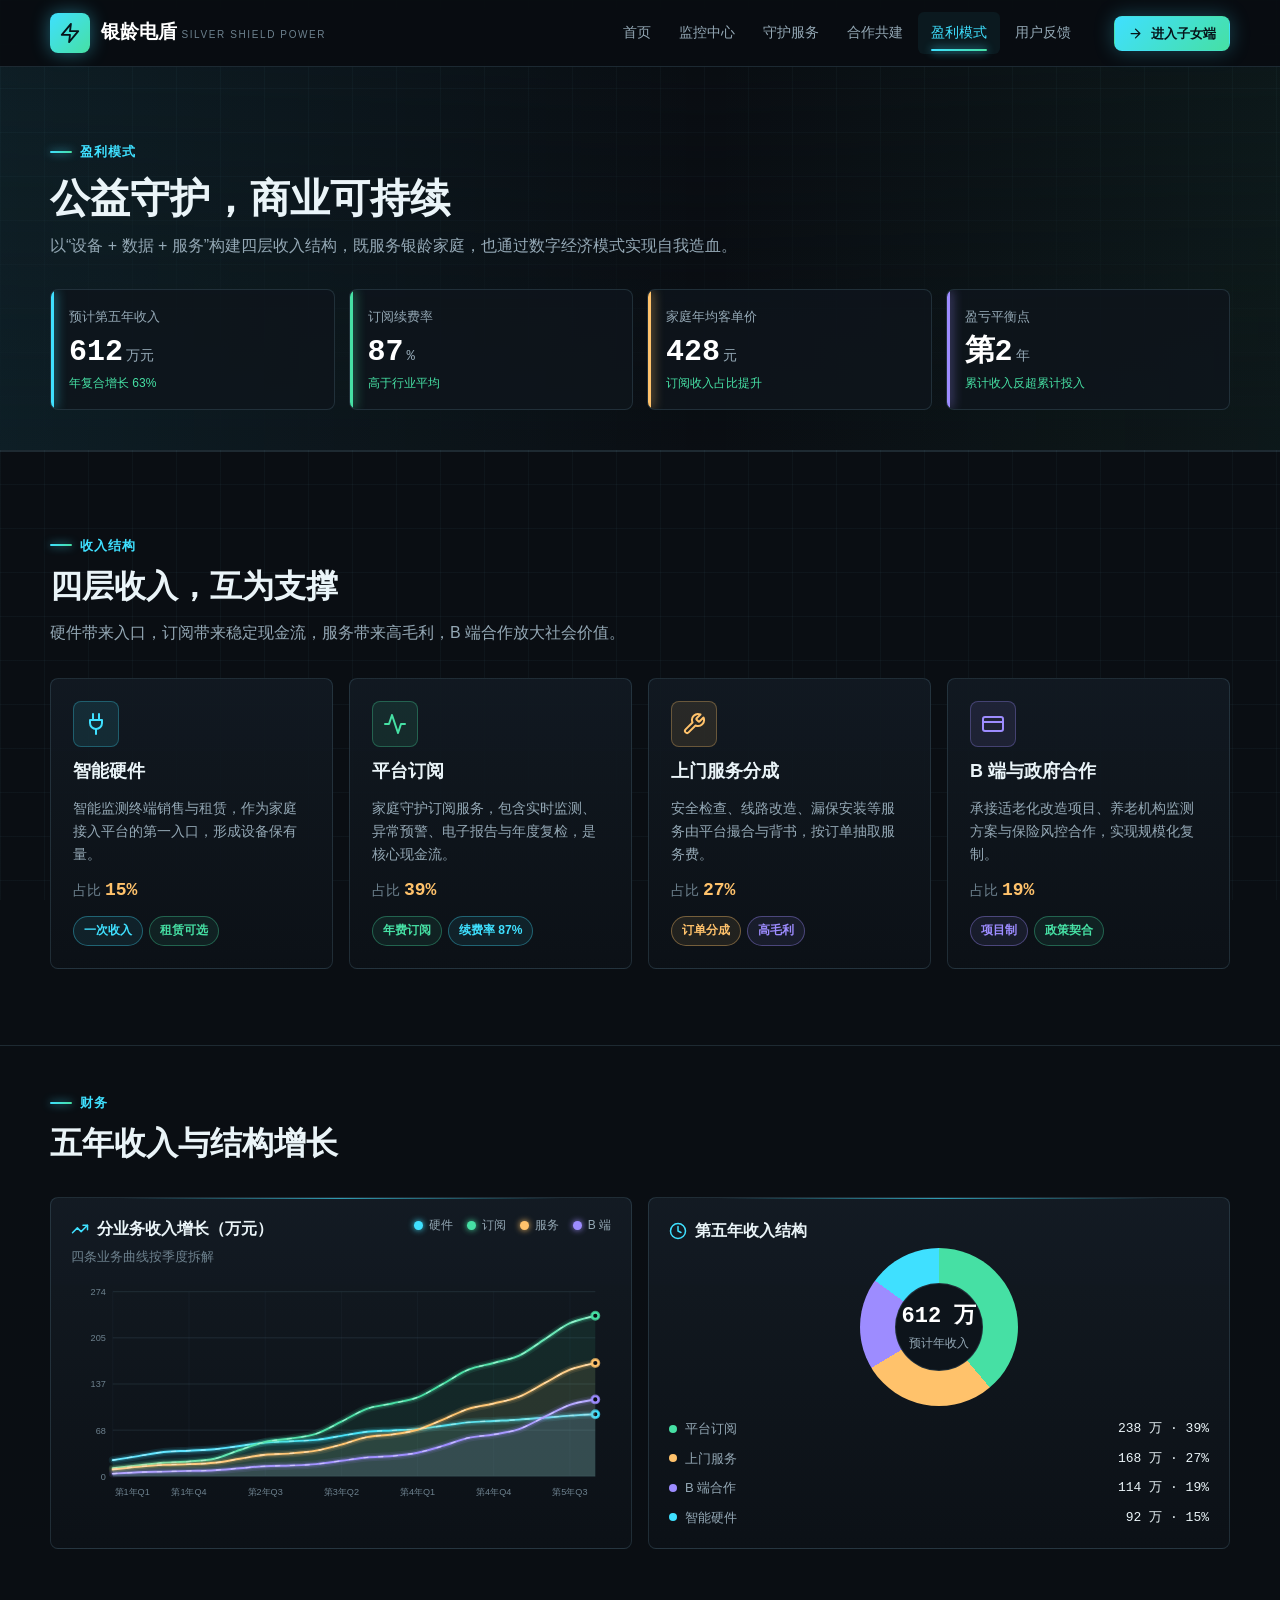
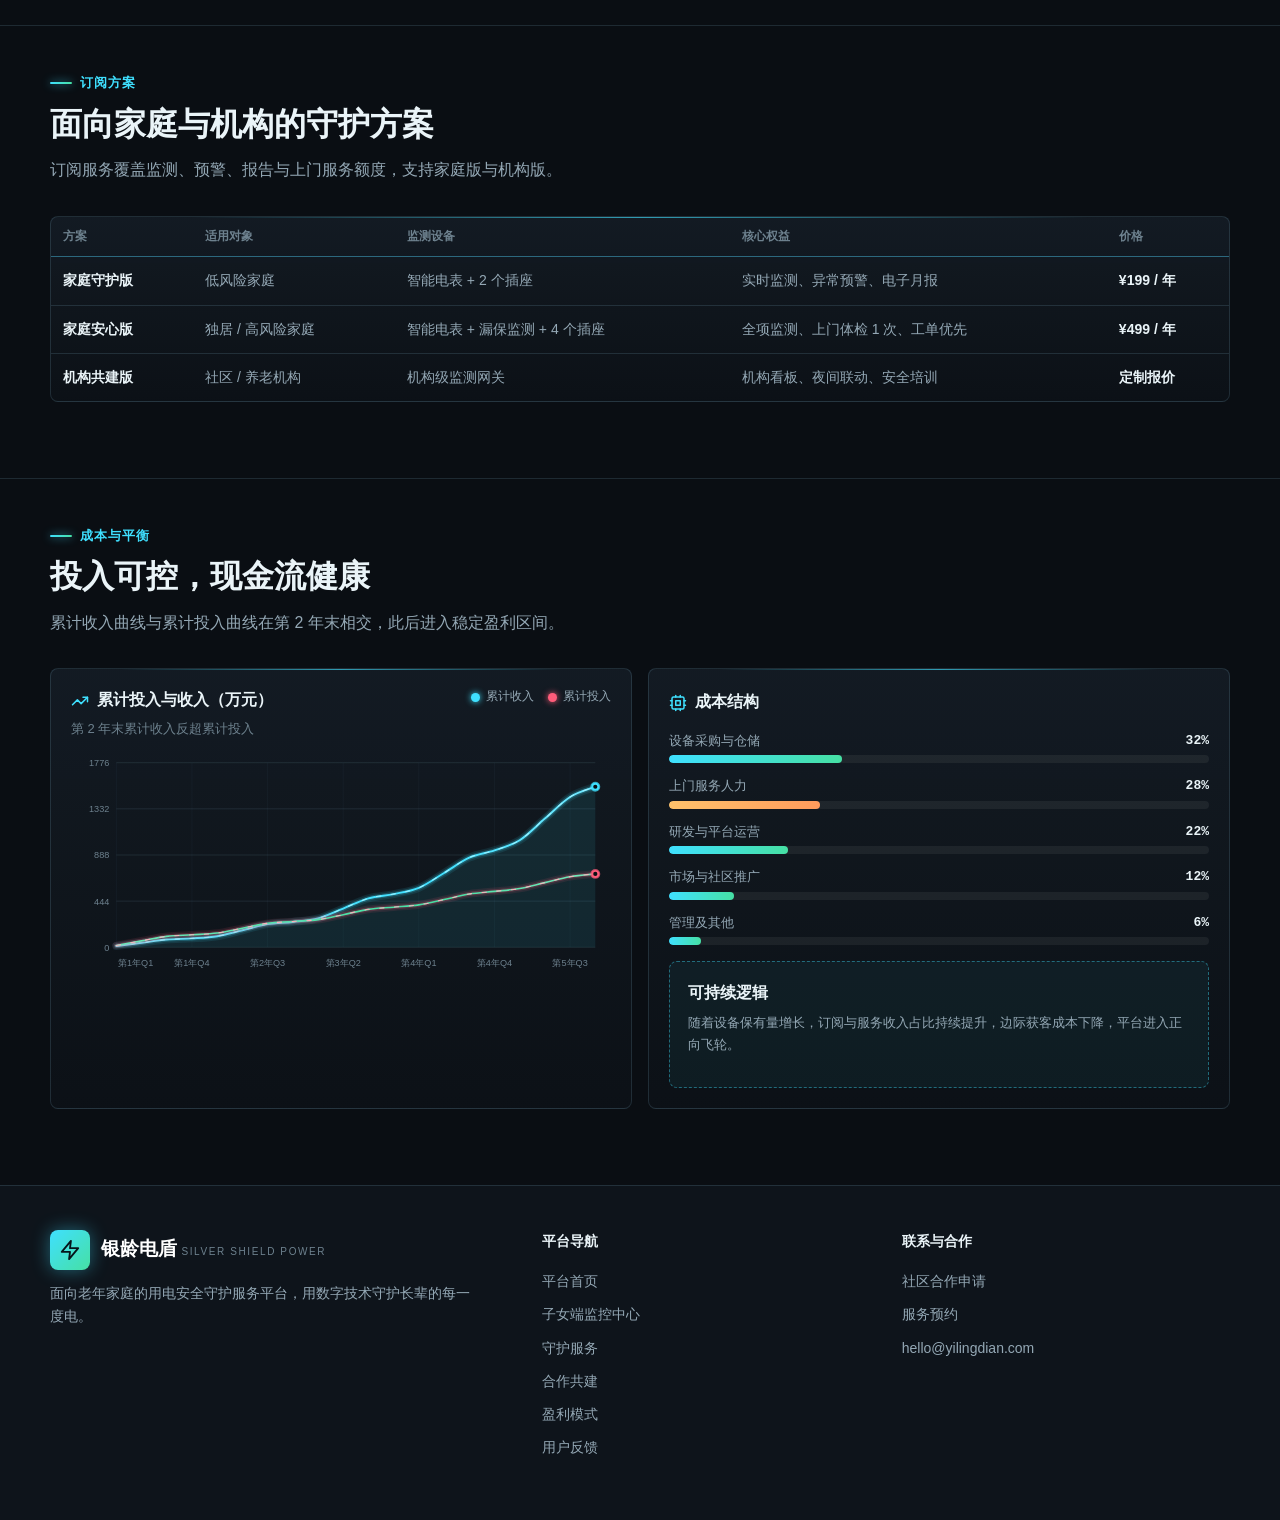
<file: profit.html>
<!doctype html>
<html lang="zh-CN">
<head>
  <meta charset="utf-8">
  <meta name="viewport" content="width=device-width, initial-scale=1">
  <meta name="description" content="银龄电盾盈利模式：硬件销售、平台订阅、服务分成与B端合作构成的数字经济商业模式。">
  <title>盈利模式 | 银龄电盾</title>
  <link rel="icon" href="assets/favicon.svg" type="image/svg+xml">
  <link rel="stylesheet" href="assets/css/style.css">
</head>
<body data-page="profit">
  <header class="site-header">
    <div class="container header-inner">
      <a class="logo" href="index.html" aria-label="银龄电盾首页">
        <span class="logo-mark">
          <svg viewBox="0 0 24 24" fill="none" stroke="currentColor" stroke-width="2" stroke-linecap="round" stroke-linejoin="round" aria-hidden="true">
            <path d="M13 2 3 14h9l-1 8 10-12h-9l1-8z"/>
          </svg>
        </span>
        <span>
          <span class="logo-name">银龄电盾</span>
          <span class="logo-sub">Silver Shield Power</span>
        </span>
      </a>
      <nav class="main-nav" aria-label="主导航">
        <a class="nav-link" data-nav="home" href="index.html">首页</a>
        <a class="nav-link" data-nav="monitor" href="monitor.html">监控中心</a>
        <a class="nav-link" data-nav="services" href="services.html">守护服务</a>
        <a class="nav-link" data-nav="cooperation" href="cooperation.html">合作共建</a>
        <a class="nav-link" data-nav="profit" href="profit.html">盈利模式</a>
        <a class="nav-link" data-nav="feedback" href="feedback.html">用户反馈</a>
      </nav>
      <a class="btn btn-primary btn-sm header-cta" href="monitor.html">
        <svg viewBox="0 0 24 24" fill="none" stroke="currentColor" stroke-width="2" stroke-linecap="round" stroke-linejoin="round" aria-hidden="true">
          <path d="M5 12h14M12 5l7 7-7 7"/>
        </svg>
        进入子女端
      </a>
      <button class="nav-toggle" aria-label="打开菜单">
        <svg viewBox="0 0 24 24" fill="none" stroke="currentColor" stroke-width="2" stroke-linecap="round" aria-hidden="true">
          <path d="M4 6h16M4 12h16M4 18h16"/>
        </svg>
      </button>
    </div>
  </header>

  <main>
    <section class="page-head">
      <div class="container">
        <p class="eyebrow">盈利模式</p>
        <h1>公益守护，商业可持续</h1>
        <p class="page-desc">以“设备 + 数据 + 服务”构建四层收入结构，既服务银龄家庭，也通过数字经济模式实现自我造血。</p>
        <div class="page-stats">
          <div class="metric-card" style="--metric-color:#3fe0ff">
            <div class="metric-label">预计第五年收入</div>
            <div class="metric-value"><span data-count="612">0</span><small>万元</small></div>
            <div class="metric-trend">年复合增长 63%</div>
          </div>
          <div class="metric-card" style="--metric-color:#46e0a4">
            <div class="metric-label">订阅续费率</div>
            <div class="metric-value"><span data-count="87">0</span><small>%</small></div>
            <div class="metric-trend">高于行业平均</div>
          </div>
          <div class="metric-card" style="--metric-color:#ffc26b">
            <div class="metric-label">家庭年均客单价</div>
            <div class="metric-value"><span data-count="428">0</span><small>元</small></div>
            <div class="metric-trend">订阅收入占比提升</div>
          </div>
          <div class="metric-card" style="--metric-color:#9d8cff">
            <div class="metric-label">盈亏平衡点</div>
            <div class="metric-value">第<span data-count="2">0</span><small>年</small></div>
            <div class="metric-trend">累计收入反超累计投入</div>
          </div>
        </div>
      </div>
    </section>

    <section class="section">
      <div class="container">
        <div class="section-head">
          <p class="eyebrow">收入结构</p>
          <h2>四层收入，互为支撑</h2>
          <p class="section-desc">硬件带来入口，订阅带来稳定现金流，服务带来高毛利，B 端合作放大社会价值。</p>
        </div>
        <div class="grid grid-4">
          <div class="service-card">
            <div class="service-ic">
              <svg viewBox="0 0 24 24" fill="none" stroke="currentColor" stroke-width="2" stroke-linecap="round" stroke-linejoin="round" aria-hidden="true">
                <path d="M9 2v6M15 2v6M6 8h12v3a6 6 0 0 1-12 0V8z"/>
                <path d="M12 17v5"/>
              </svg>
            </div>
            <h3>智能硬件</h3>
            <p>智能监测终端销售与租赁，作为家庭接入平台的第一入口，形成设备保有量。</p>
            <div class="service-price">占比 <strong>15%</strong></div>
            <div class="service-tags"><span class="badge badge-cyan">一次收入</span><span class="badge badge-green">租赁可选</span></div>
          </div>
          <div class="service-card">
            <div class="service-ic" style="color:#46e0a4;background:rgba(70,224,164,0.1);border-color:rgba(70,224,164,0.3)">
              <svg viewBox="0 0 24 24" fill="none" stroke="currentColor" stroke-width="2" stroke-linecap="round" stroke-linejoin="round" aria-hidden="true">
                <path d="M22 12h-4l-3 9L9 3l-3 9H2"/>
              </svg>
            </div>
            <h3>平台订阅</h3>
            <p>家庭守护订阅服务，包含实时监测、异常预警、电子报告与年度复检，是核心现金流。</p>
            <div class="service-price">占比 <strong>39%</strong></div>
            <div class="service-tags"><span class="badge badge-green">年费订阅</span><span class="badge badge-cyan">续费率 87%</span></div>
          </div>
          <div class="service-card">
            <div class="service-ic" style="color:#ffc26b;background:rgba(255,194,107,0.1);border-color:rgba(255,194,107,0.3)">
              <svg viewBox="0 0 24 24" fill="none" stroke="currentColor" stroke-width="2" stroke-linecap="round" stroke-linejoin="round" aria-hidden="true">
                <path d="M14.7 6.3a1 1 0 0 0 0 1.4l1.6 1.6a1 1 0 0 0 1.4 0l3.77-3.77a6 6 0 0 1-7.94 7.94l-6.91 6.91a2.12 2.12 0 0 1-3-3l6.91-6.91a6 6 0 0 1 7.94-7.94l-3.76 3.76z"/>
              </svg>
            </div>
            <h3>上门服务分成</h3>
            <p>安全检查、线路改造、漏保安装等服务由平台撮合与背书，按订单抽取服务费。</p>
            <div class="service-price">占比 <strong>27%</strong></div>
            <div class="service-tags"><span class="badge badge-amber">订单分成</span><span class="badge badge-violet">高毛利</span></div>
          </div>
          <div class="service-card">
            <div class="service-ic" style="color:#9d8cff;background:rgba(157,140,255,0.1);border-color:rgba(157,140,255,0.3)">
              <svg viewBox="0 0 24 24" fill="none" stroke="currentColor" stroke-width="2" stroke-linecap="round" stroke-linejoin="round" aria-hidden="true">
                <rect x="2" y="5" width="20" height="14" rx="2"/>
                <path d="M2 10h20"/>
              </svg>
            </div>
            <h3>B 端与政府合作</h3>
            <p>承接适老化改造项目、养老机构监测方案与保险风控合作，实现规模化复制。</p>
            <div class="service-price">占比 <strong>19%</strong></div>
            <div class="service-tags"><span class="badge badge-violet">项目制</span><span class="badge badge-green">政策契合</span></div>
          </div>
        </div>
      </div>
    </section>

    <section class="section" style="padding-top:40px">
      <div class="container">
        <div class="section-head">
          <p class="eyebrow">财务</p>
          <h2>五年收入与结构增长</h2>
        </div>
        <div class="grid grid-2">
          <div class="panel chart-panel">
            <div class="chart-head">
              <div>
                <div class="panel-title">
                  <svg viewBox="0 0 24 24" fill="none" stroke="currentColor" stroke-width="2" stroke-linecap="round" stroke-linejoin="round" aria-hidden="true">
                    <path d="m22 7-8.5 8.5-5-5L2 17"/>
                    <path d="M16 7h6v6"/>
                  </svg>
                  分业务收入增长（万元）
                </div>
                <div class="panel-sub">四条业务曲线按季度拆解</div>
              </div>
              <div class="chart-legend">
                <span class="legend-item"><span class="dot" style="color:#3fe0ff;background:#3fe0ff"></span>硬件</span>
                <span class="legend-item"><span class="dot" style="color:#46e0a4;background:#46e0a4"></span>订阅</span>
                <span class="legend-item"><span class="dot" style="color:#ffc26b;background:#ffc26b"></span>服务</span>
                <span class="legend-item"><span class="dot" style="color:#9d8cff;background:#9d8cff"></span>B 端</span>
              </div>
            </div>
            <div class="chart-wrap" id="profit-revenue-chart"></div>
          </div>
          <div class="panel">
            <div class="panel-title">
              <svg viewBox="0 0 24 24" fill="none" stroke="currentColor" stroke-width="2" stroke-linecap="round" stroke-linejoin="round" aria-hidden="true">
                <circle cx="12" cy="12" r="10"/>
                <path d="M12 6v6l4 2"/>
              </svg>
              第五年收入结构
            </div>
            <div class="donut" id="profit-donut"></div>
            <div class="legend-list">
              <div class="legend-row"><span class="dot" style="background:#46e0a4"></span><span class="name">平台订阅</span><span class="num">238 万 · 39%</span></div>
              <div class="legend-row"><span class="dot" style="background:#ffc26b"></span><span class="name">上门服务</span><span class="num">168 万 · 27%</span></div>
              <div class="legend-row"><span class="dot" style="background:#9d8cff"></span><span class="name">B 端合作</span><span class="num">114 万 · 19%</span></div>
              <div class="legend-row"><span class="dot" style="background:#3fe0ff"></span><span class="name">智能硬件</span><span class="num">92 万 · 15%</span></div>
            </div>
          </div>
        </div>
      </div>
    </section>

    <section class="section" style="padding-top:40px">
      <div class="container">
        <div class="section-head">
          <p class="eyebrow">订阅方案</p>
          <h2>面向家庭与机构的守护方案</h2>
          <p class="section-desc">订阅服务覆盖监测、预警、报告与上门服务额度，支持家庭版与机构版。</p>
        </div>
        <div class="panel" style="padding:0">
          <table class="data-table">
            <thead>
              <tr>
                <th>方案</th>
                <th>适用对象</th>
                <th>监测设备</th>
                <th>核心权益</th>
                <th>价格</th>
              </tr>
            </thead>
            <tbody>
              <tr>
                <td><strong>家庭守护版</strong></td>
                <td>低风险家庭</td>
                <td>智能电表 + 2 个插座</td>
                <td>实时监测、异常预警、电子月报</td>
                <td><strong>¥199 / 年</strong></td>
              </tr>
              <tr>
                <td><strong>家庭安心版</strong></td>
                <td>独居 / 高风险家庭</td>
                <td>智能电表 + 漏保监测 + 4 个插座</td>
                <td>全项监测、上门体检 1 次、工单优先</td>
                <td><strong>¥499 / 年</strong></td>
              </tr>
              <tr>
                <td><strong>机构共建版</strong></td>
                <td>社区 / 养老机构</td>
                <td>机构级监测网关</td>
                <td>机构看板、夜间联动、安全培训</td>
                <td><strong>定制报价</strong></td>
              </tr>
            </tbody>
          </table>
        </div>
      </div>
    </section>

    <section class="section" style="padding-top:40px">
      <div class="container">
        <div class="section-head">
          <p class="eyebrow">成本与平衡</p>
          <h2>投入可控，现金流健康</h2>
          <p class="section-desc">累计收入曲线与累计投入曲线在第 2 年末相交，此后进入稳定盈利区间。</p>
        </div>
        <div class="grid grid-2">
          <div class="panel chart-panel">
            <div class="chart-head">
              <div>
                <div class="panel-title">
                  <svg viewBox="0 0 24 24" fill="none" stroke="currentColor" stroke-width="2" stroke-linecap="round" stroke-linejoin="round" aria-hidden="true">
                    <path d="m22 7-8.5 8.5-5-5L2 17"/>
                    <path d="M16 7h6v6"/>
                  </svg>
                  累计投入与收入（万元）
                </div>
                <div class="panel-sub">第 2 年末累计收入反超累计投入</div>
              </div>
              <div class="chart-legend">
                <span class="legend-item"><span class="dot" style="color:#3fe0ff;background:#3fe0ff"></span>累计收入</span>
                <span class="legend-item"><span class="dot" style="color:#ff5c7a;background:#ff5c7a"></span>累计投入</span>
              </div>
            </div>
            <div class="chart-wrap" id="profit-breakeven-chart"></div>
          </div>
          <div class="panel">
            <div class="panel-title">
              <svg viewBox="0 0 24 24" fill="none" stroke="currentColor" stroke-width="2" stroke-linecap="round" stroke-linejoin="round" aria-hidden="true">
                <rect x="4" y="4" width="16" height="16" rx="2"/>
                <rect x="9" y="9" width="6" height="6"/>
                <path d="M9 2v2M15 2v2M9 20v2M15 20v2M2 9h2M2 15h2M20 9h2M20 15h2"/>
              </svg>
              成本结构
            </div>
            <div style="margin-top:14px">
              <div class="meter-row">
                <div class="meter-label"><span>设备采购与仓储</span><strong>32%</strong></div>
                <div class="meter-track"><div class="meter-fill" data-value="32"></div></div>
              </div>
              <div class="meter-row">
                <div class="meter-label"><span>上门服务人力</span><strong>28%</strong></div>
                <div class="meter-track"><div class="meter-fill warn" data-value="28"></div></div>
              </div>
              <div class="meter-row">
                <div class="meter-label"><span>研发与平台运营</span><strong>22%</strong></div>
                <div class="meter-track"><div class="meter-fill" data-value="22"></div></div>
              </div>
              <div class="meter-row">
                <div class="meter-label"><span>市场与社区推广</span><strong>12%</strong></div>
                <div class="meter-track"><div class="meter-fill" data-value="12"></div></div>
              </div>
              <div class="meter-row">
                <div class="meter-label"><span>管理及其他</span><strong>6%</strong></div>
                <div class="meter-track"><div class="meter-fill" data-value="6"></div></div>
              </div>
            </div>
            <div class="ticket-box" style="margin-top:16px">
              <h3>可持续逻辑</h3>
              <p>随着设备保有量增长，订阅与服务收入占比持续提升，边际获客成本下降，平台进入正向飞轮。</p>
            </div>
          </div>
        </div>
      </div>
    </section>
  </main>

  <footer class="site-footer">
    <div class="container">
      <div class="footer-inner">
        <div class="footer-brand">
          <a class="logo" href="index.html">
            <span class="logo-mark">
              <svg viewBox="0 0 24 24" fill="none" stroke="currentColor" stroke-width="2" stroke-linecap="round" stroke-linejoin="round" aria-hidden="true">
                <path d="M13 2 3 14h9l-1 8 10-12h-9l1-8z"/>
              </svg>
            </span>
            <span>
              <span class="logo-name">银龄电盾</span>
              <span class="logo-sub">Silver Shield Power</span>
            </span>
          </a>
          <p>面向老年家庭的用电安全守护服务平台，用数字技术守护长辈的每一度电。</p>
        </div>
        <div class="footer-col">
          <h4>平台导航</h4>
          <a href="index.html">平台首页</a>
          <a href="monitor.html">子女端监控中心</a>
          <a href="services.html">守护服务</a>
          <a href="cooperation.html">合作共建</a>
          <a href="profit.html">盈利模式</a>
          <a href="feedback.html">用户反馈</a>
        </div>
        <div class="footer-col">
          <h4>联系与合作</h4>
          <a href="cooperation.html">社区合作申请</a>
          <a href="services.html">服务预约</a>
          <a href="mailto:hello@yilingdian.com">hello@yilingdian.com</a>
        </div>
      </div>
    </div>
  </footer>

  <script src="assets/js/main.js"></script>
  <script src="assets/js/profit.js"></script>
</body>
</html>
</file>
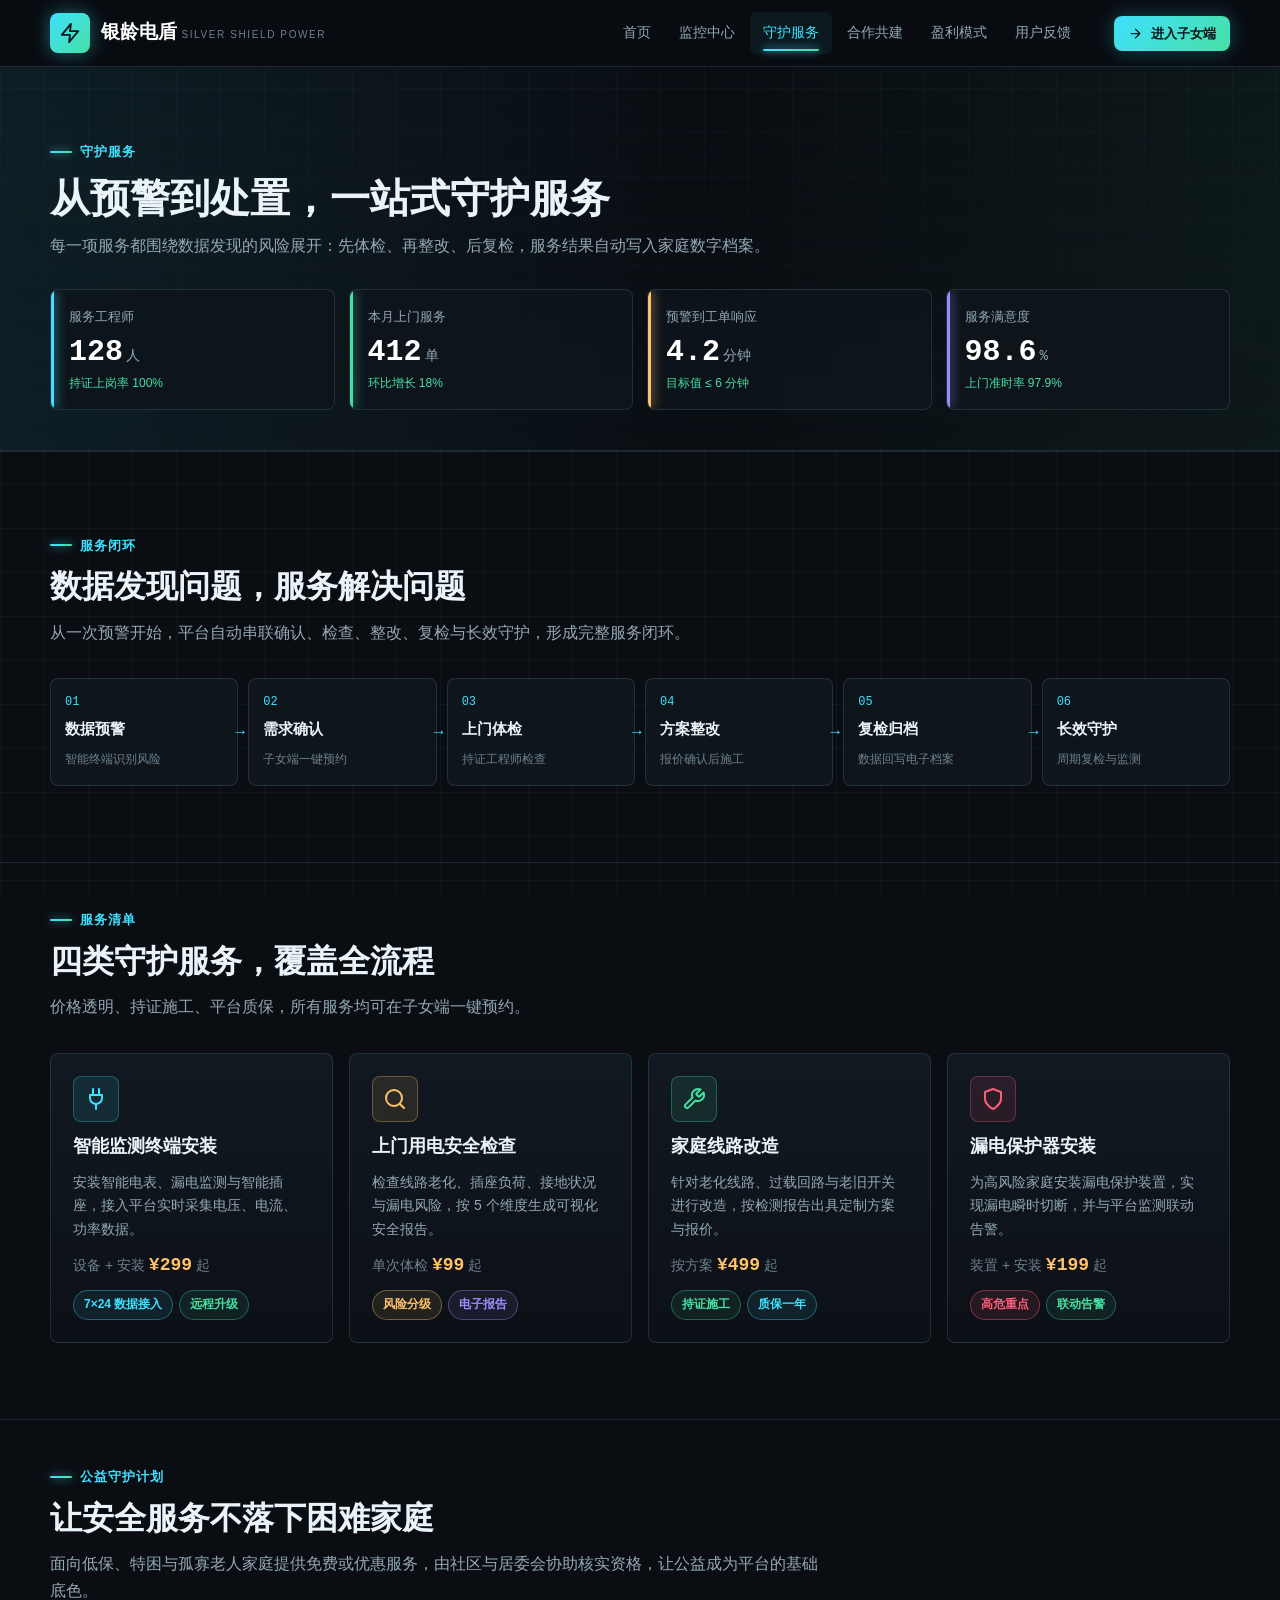
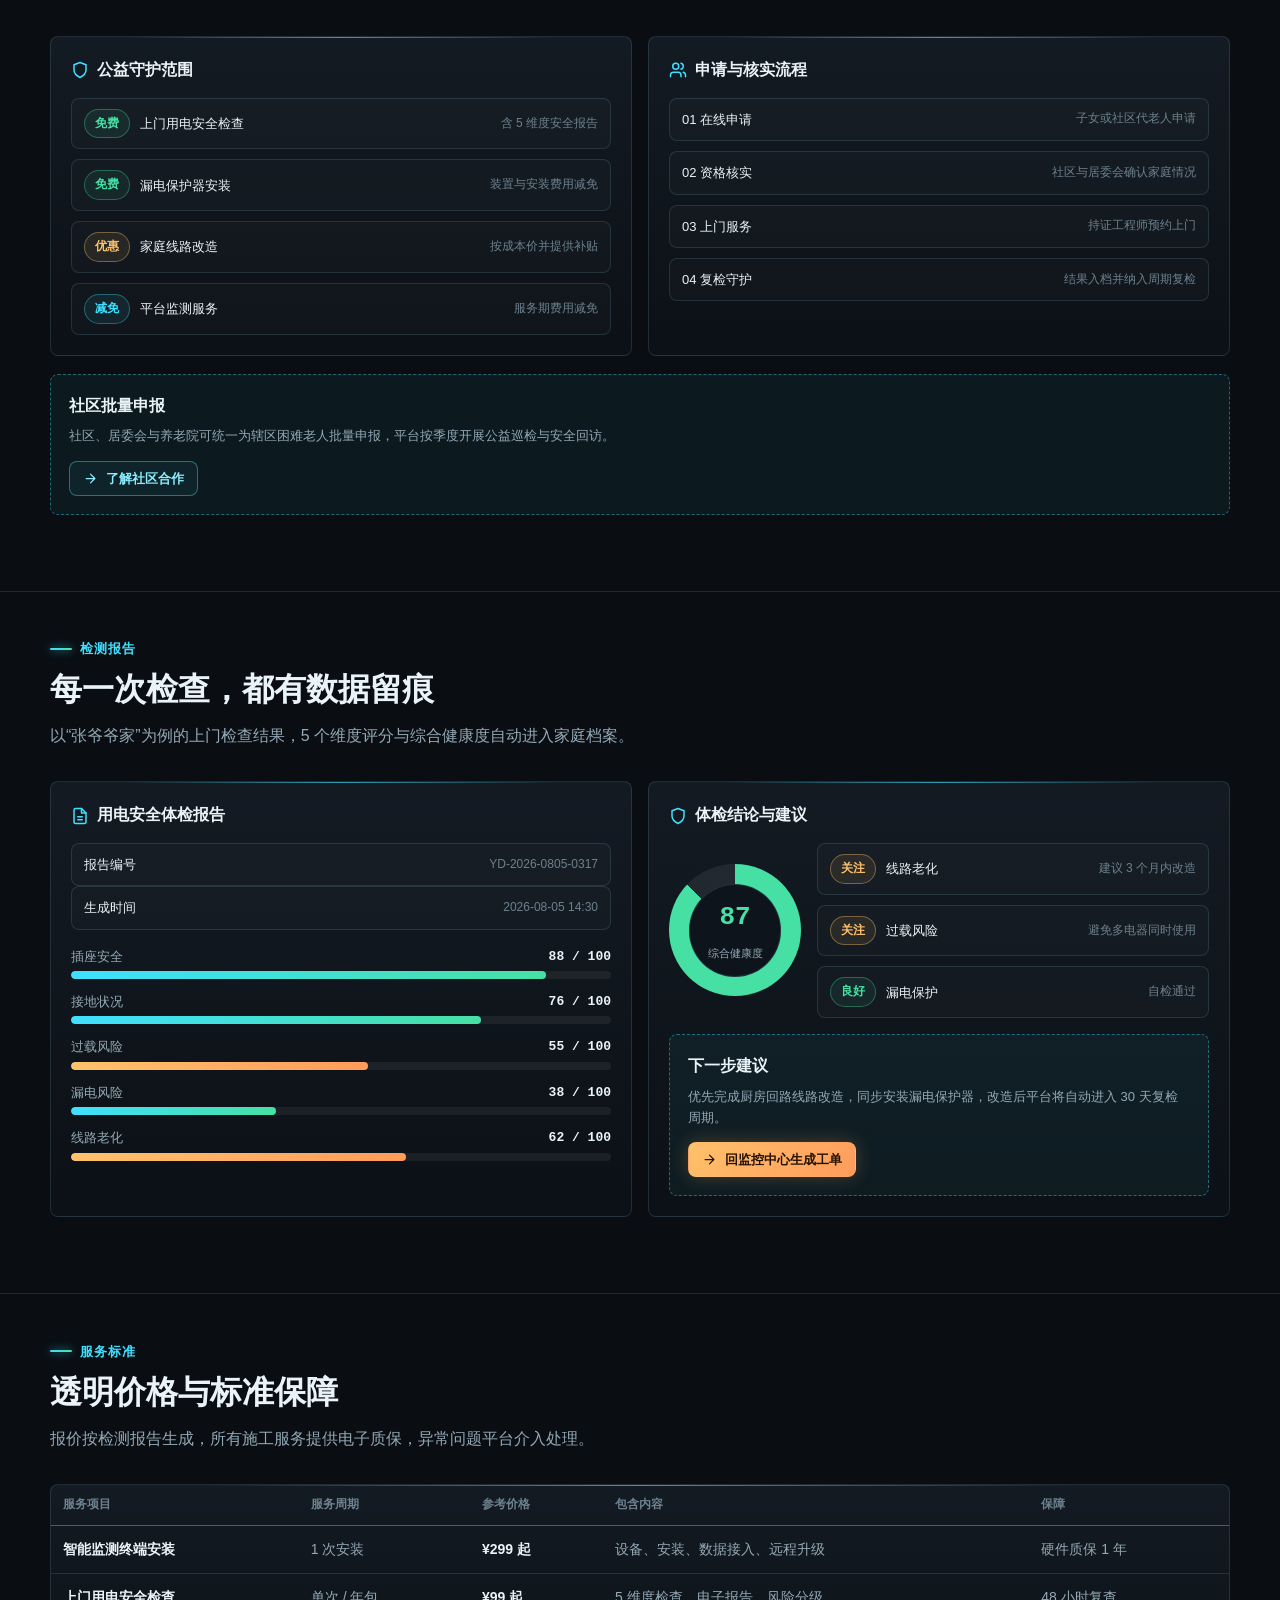
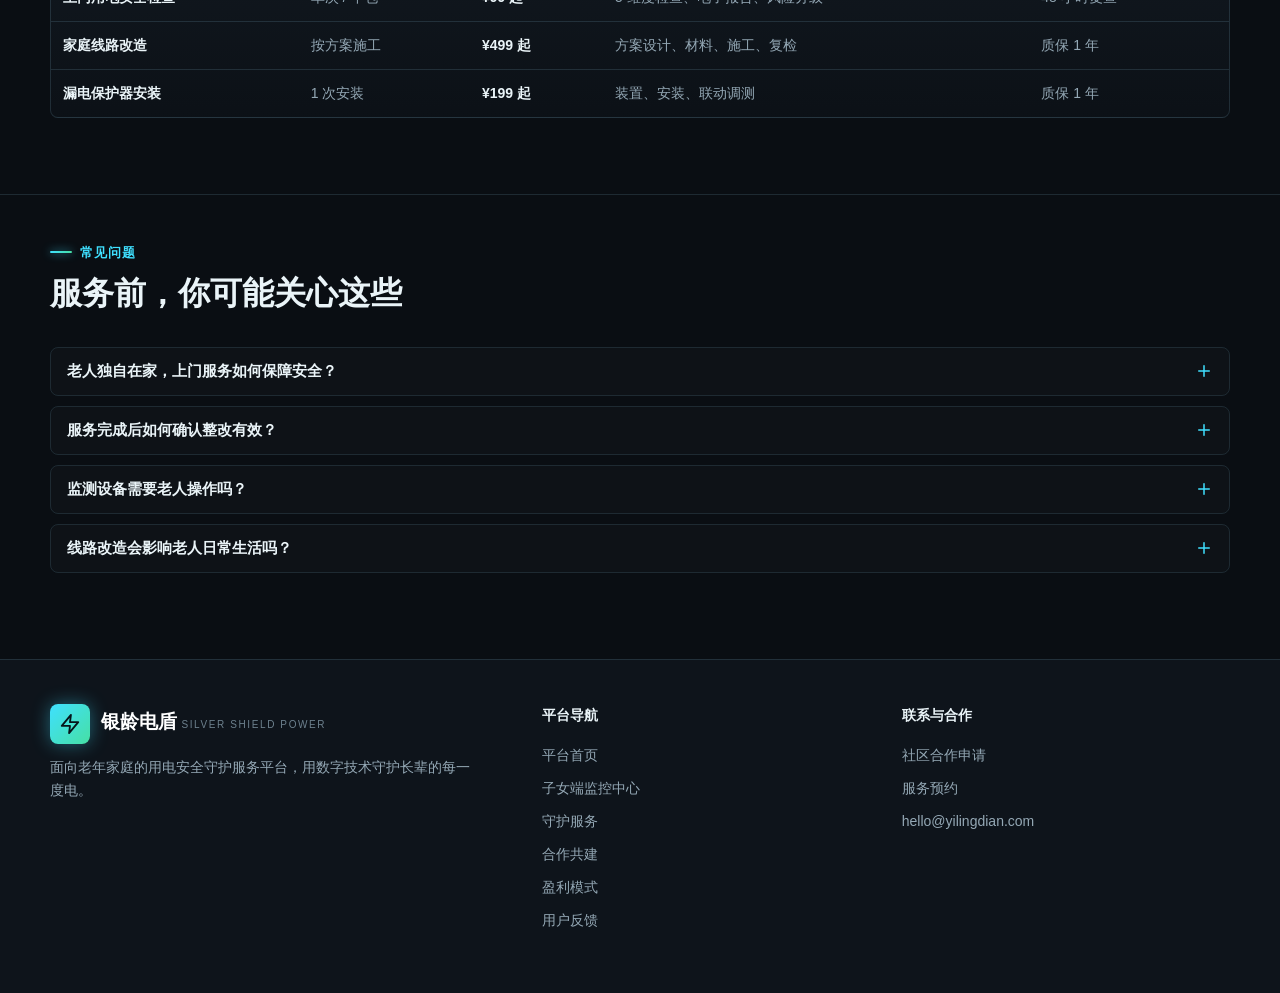
<file: services.html>
<!doctype html>
<html lang="zh-CN">
<head>
  <meta charset="utf-8">
  <meta name="viewport" content="width=device-width, initial-scale=1">
  <meta name="description" content="银龄电盾守护服务：智能监测终端、上门用电安全检查、家庭线路改造、漏电保护器安装。">
  <title>守护服务 | 银龄电盾</title>
  <link rel="icon" href="assets/favicon.svg" type="image/svg+xml">
  <link rel="stylesheet" href="assets/css/style.css">
</head>
<body data-page="services">
  <header class="site-header">
    <div class="container header-inner">
      <a class="logo" href="index.html" aria-label="银龄电盾首页">
        <span class="logo-mark">
          <svg viewBox="0 0 24 24" fill="none" stroke="currentColor" stroke-width="2" stroke-linecap="round" stroke-linejoin="round" aria-hidden="true">
            <path d="M13 2 3 14h9l-1 8 10-12h-9l1-8z"/>
          </svg>
        </span>
        <span>
          <span class="logo-name">银龄电盾</span>
          <span class="logo-sub">Silver Shield Power</span>
        </span>
      </a>
      <nav class="main-nav" aria-label="主导航">
        <a class="nav-link" data-nav="home" href="index.html">首页</a>
        <a class="nav-link" data-nav="monitor" href="monitor.html">监控中心</a>
        <a class="nav-link" data-nav="services" href="services.html">守护服务</a>
        <a class="nav-link" data-nav="cooperation" href="cooperation.html">合作共建</a>
        <a class="nav-link" data-nav="profit" href="profit.html">盈利模式</a>
        <a class="nav-link" data-nav="feedback" href="feedback.html">用户反馈</a>
      </nav>
      <a class="btn btn-primary btn-sm header-cta" href="monitor.html">
        <svg viewBox="0 0 24 24" fill="none" stroke="currentColor" stroke-width="2" stroke-linecap="round" stroke-linejoin="round" aria-hidden="true">
          <path d="M5 12h14M12 5l7 7-7 7"/>
        </svg>
        进入子女端
      </a>
      <button class="nav-toggle" aria-label="打开菜单">
        <svg viewBox="0 0 24 24" fill="none" stroke="currentColor" stroke-width="2" stroke-linecap="round" aria-hidden="true">
          <path d="M4 6h16M4 12h16M4 18h16"/>
        </svg>
      </button>
    </div>
  </header>

  <main>
    <section class="page-head">
      <div class="container">
        <p class="eyebrow">守护服务</p>
        <h1>从预警到处置，一站式守护服务</h1>
        <p class="page-desc">每一项服务都围绕数据发现的风险展开：先体检、再整改、后复检，服务结果自动写入家庭数字档案。</p>
        <div class="page-stats">
          <div class="metric-card" style="--metric-color:#3fe0ff">
            <div class="metric-label">服务工程师</div>
            <div class="metric-value"><span data-count="128">0</span><small>人</small></div>
            <div class="metric-trend">持证上岗率 100%</div>
          </div>
          <div class="metric-card" style="--metric-color:#46e0a4">
            <div class="metric-label">本月上门服务</div>
            <div class="metric-value"><span data-count="412">0</span><small>单</small></div>
            <div class="metric-trend">环比增长 18%</div>
          </div>
          <div class="metric-card" style="--metric-color:#ffc26b">
            <div class="metric-label">预警到工单响应</div>
            <div class="metric-value"><span data-count="4.2" data-decimals="1">0</span><small>分钟</small></div>
            <div class="metric-trend">目标值 ≤ 6 分钟</div>
          </div>
          <div class="metric-card" style="--metric-color:#9d8cff">
            <div class="metric-label">服务满意度</div>
            <div class="metric-value"><span data-count="98.6" data-decimals="1">0</span><small>%</small></div>
            <div class="metric-trend">上门准时率 97.9%</div>
          </div>
        </div>
      </div>
    </section>

    <section class="section">
      <div class="container">
        <div class="section-head">
          <p class="eyebrow">服务闭环</p>
          <h2>数据发现问题，服务解决问题</h2>
          <p class="section-desc">从一次预警开始，平台自动串联确认、检查、整改、复检与长效守护，形成完整服务闭环。</p>
        </div>
        <div class="flow">
          <div class="flow-step"><div class="flow-num">01</div><strong>数据预警</strong><span>智能终端识别风险</span></div>
          <div class="flow-step"><div class="flow-num">02</div><strong>需求确认</strong><span>子女端一键预约</span></div>
          <div class="flow-step"><div class="flow-num">03</div><strong>上门体检</strong><span>持证工程师检查</span></div>
          <div class="flow-step"><div class="flow-num">04</div><strong>方案整改</strong><span>报价确认后施工</span></div>
          <div class="flow-step"><div class="flow-num">05</div><strong>复检归档</strong><span>数据回写电子档案</span></div>
          <div class="flow-step"><div class="flow-num">06</div><strong>长效守护</strong><span>周期复检与监测</span></div>
        </div>
      </div>
    </section>

    <section class="section" style="padding-top:40px">
      <div class="container">
        <div class="section-head">
          <p class="eyebrow">服务清单</p>
          <h2>四类守护服务，覆盖全流程</h2>
          <p class="section-desc">价格透明、持证施工、平台质保，所有服务均可在子女端一键预约。</p>
        </div>
        <div class="grid grid-4">
          <div class="service-card">
            <div class="service-ic">
              <svg viewBox="0 0 24 24" fill="none" stroke="currentColor" stroke-width="2" stroke-linecap="round" stroke-linejoin="round" aria-hidden="true">
                <path d="M9 2v6M15 2v6M6 8h12v3a6 6 0 0 1-12 0V8z"/>
                <path d="M12 17v5"/>
              </svg>
            </div>
            <h3>智能监测终端安装</h3>
            <p>安装智能电表、漏电监测与智能插座，接入平台实时采集电压、电流、功率数据。</p>
            <div class="service-price">设备 + 安装 <strong>¥299</strong> 起</div>
            <div class="service-tags">
              <span class="badge badge-cyan">7×24 数据接入</span>
              <span class="badge badge-green">远程升级</span>
            </div>
          </div>
          <div class="service-card">
            <div class="service-ic" style="color:#ffc26b;background:rgba(255,194,107,0.1);border-color:rgba(255,194,107,0.3)">
              <svg viewBox="0 0 24 24" fill="none" stroke="currentColor" stroke-width="2" stroke-linecap="round" stroke-linejoin="round" aria-hidden="true">
                <circle cx="11" cy="11" r="8"/>
                <path d="m21 21-4.3-4.3"/>
              </svg>
            </div>
            <h3>上门用电安全检查</h3>
            <p>检查线路老化、插座负荷、接地状况与漏电风险，按 5 个维度生成可视化安全报告。</p>
            <div class="service-price">单次体检 <strong>¥99</strong> 起</div>
            <div class="service-tags">
              <span class="badge badge-amber">风险分级</span>
              <span class="badge badge-violet">电子报告</span>
            </div>
          </div>
          <div class="service-card">
            <div class="service-ic" style="color:#46e0a4;background:rgba(70,224,164,0.1);border-color:rgba(70,224,164,0.3)">
              <svg viewBox="0 0 24 24" fill="none" stroke="currentColor" stroke-width="2" stroke-linecap="round" stroke-linejoin="round" aria-hidden="true">
                <path d="M14.7 6.3a1 1 0 0 0 0 1.4l1.6 1.6a1 1 0 0 0 1.4 0l3.77-3.77a6 6 0 0 1-7.94 7.94l-6.91 6.91a2.12 2.12 0 0 1-3-3l6.91-6.91a6 6 0 0 1 7.94-7.94l-3.76 3.76z"/>
              </svg>
            </div>
            <h3>家庭线路改造</h3>
            <p>针对老化线路、过载回路与老旧开关进行改造，按检测报告出具定制方案与报价。</p>
            <div class="service-price">按方案 <strong>¥499</strong> 起</div>
            <div class="service-tags">
              <span class="badge badge-green">持证施工</span>
              <span class="badge badge-cyan">质保一年</span>
            </div>
          </div>
          <div class="service-card">
            <div class="service-ic" style="color:#ff5c7a;background:rgba(255,92,122,0.1);border-color:rgba(255,92,122,0.3)">
              <svg viewBox="0 0 24 24" fill="none" stroke="currentColor" stroke-width="2" stroke-linecap="round" stroke-linejoin="round" aria-hidden="true">
                <path d="M12 22s8-4 8-10V5l-8-3-8 3v7c0 6 8 10 8 10z"/>
              </svg>
            </div>
            <h3>漏电保护器安装</h3>
            <p>为高风险家庭安装漏电保护装置，实现漏电瞬时切断，并与平台监测联动告警。</p>
            <div class="service-price">装置 + 安装 <strong>¥199</strong> 起</div>
            <div class="service-tags">
              <span class="badge badge-red">高危重点</span>
              <span class="badge badge-green">联动告警</span>
            </div>
          </div>
        </div>
      </div>
    </section>

    <section class="section" style="padding-top:40px">
      <div class="container">
        <div class="section-head">
          <p class="eyebrow">公益守护计划</p>
          <h2>让安全服务不落下困难家庭</h2>
          <p class="section-desc">面向低保、特困与孤寡老人家庭提供免费或优惠服务，由社区与居委会协助核实资格，让公益成为平台的基础底色。</p>
        </div>
        <div class="grid grid-2">
          <div class="panel">
            <div class="panel-title">
              <svg viewBox="0 0 24 24" fill="none" stroke="currentColor" stroke-width="2" stroke-linecap="round" stroke-linejoin="round" aria-hidden="true">
                <path d="M12 22s8-4 8-10V5l-8-3-8 3v7c0 6 8 10 8 10z"/>
              </svg>
              公益守护范围
            </div>
            <div class="status-list" style="margin-top:14px">
              <div class="status-item">
                <span class="badge badge-green">免费</span>
                <span class="status-name">上门用电安全检查</span>
                <span class="status-meta">含 5 维度安全报告</span>
              </div>
              <div class="status-item">
                <span class="badge badge-green">免费</span>
                <span class="status-name">漏电保护器安装</span>
                <span class="status-meta">装置与安装费用减免</span>
              </div>
              <div class="status-item">
                <span class="badge badge-amber">优惠</span>
                <span class="status-name">家庭线路改造</span>
                <span class="status-meta">按成本价并提供补贴</span>
              </div>
              <div class="status-item">
                <span class="badge badge-cyan">减免</span>
                <span class="status-name">平台监测服务</span>
                <span class="status-meta">服务期费用减免</span>
              </div>
            </div>
          </div>
          <div class="panel">
            <div class="panel-title">
              <svg viewBox="0 0 24 24" fill="none" stroke="currentColor" stroke-width="2" stroke-linecap="round" stroke-linejoin="round" aria-hidden="true">
                <path d="M16 21v-2a4 4 0 0 0-4-4H6a4 4 0 0 0-4 4v2"/>
                <circle cx="9" cy="7" r="4"/>
                <path d="M22 21v-2a4 4 0 0 0-3-3.87"/>
                <path d="M16 3.13a4 4 0 0 1 0 7.75"/>
              </svg>
              申请与核实流程
            </div>
            <div class="status-list" style="margin-top:14px">
              <div class="status-item">
                <span class="status-name">01 在线申请</span>
                <span class="status-meta">子女或社区代老人申请</span>
              </div>
              <div class="status-item">
                <span class="status-name">02 资格核实</span>
                <span class="status-meta">社区与居委会确认家庭情况</span>
              </div>
              <div class="status-item">
                <span class="status-name">03 上门服务</span>
                <span class="status-meta">持证工程师预约上门</span>
              </div>
              <div class="status-item">
                <span class="status-name">04 复检守护</span>
                <span class="status-meta">结果入档并纳入周期复检</span>
              </div>
            </div>
          </div>
        </div>
        <div class="ticket-box" style="margin-top:18px">
          <h3>社区批量申报</h3>
          <p>社区、居委会与养老院可统一为辖区困难老人批量申报，平台按季度开展公益巡检与安全回访。</p>
          <a class="btn btn-ghost btn-sm" href="cooperation.html">
            <svg viewBox="0 0 24 24" fill="none" stroke="currentColor" stroke-width="2" stroke-linecap="round" stroke-linejoin="round" aria-hidden="true">
              <path d="M5 12h14M12 5l7 7-7 7"/>
            </svg>
            了解社区合作
          </a>
        </div>
      </div>
    </section>

    <section class="section" style="padding-top:40px">
      <div class="container">
        <div class="section-head">
          <p class="eyebrow">检测报告</p>
          <h2>每一次检查，都有数据留痕</h2>
          <p class="section-desc">以“张爷爷家”为例的上门检查结果，5 个维度评分与综合健康度自动进入家庭档案。</p>
        </div>
        <div class="grid grid-2">
          <div class="panel">
            <div class="panel-title">
              <svg viewBox="0 0 24 24" fill="none" stroke="currentColor" stroke-width="2" stroke-linecap="round" stroke-linejoin="round" aria-hidden="true">
                <path d="M14 2H6a2 2 0 0 0-2 2v16a2 2 0 0 0 2 2h12a2 2 0 0 0 2-2V8z"/>
                <path d="M14 2v6h6M9 13h6M9 17h6"/>
              </svg>
              用电安全体检报告
            </div>
            <div class="status-item" style="margin-top:14px">
              <span class="status-name">报告编号</span>
              <span class="status-meta">YD-2026-0805-0317</span>
            </div>
            <div class="status-item">
              <span class="status-name">生成时间</span>
              <span class="status-meta">2026-08-05 14:30</span>
            </div>
            <div class="meter-row" style="margin-top:16px">
              <div class="meter-label"><span>插座安全</span><strong>88 / 100</strong></div>
              <div class="meter-track"><div class="meter-fill" data-value="88"></div></div>
            </div>
            <div class="meter-row">
              <div class="meter-label"><span>接地状况</span><strong>76 / 100</strong></div>
              <div class="meter-track"><div class="meter-fill" data-value="76"></div></div>
            </div>
            <div class="meter-row">
              <div class="meter-label"><span>过载风险</span><strong>55 / 100</strong></div>
              <div class="meter-track"><div class="meter-fill warn" data-value="55"></div></div>
            </div>
            <div class="meter-row">
              <div class="meter-label"><span>漏电风险</span><strong>38 / 100</strong></div>
              <div class="meter-track"><div class="meter-fill" data-value="38"></div></div>
            </div>
            <div class="meter-row">
              <div class="meter-label"><span>线路老化</span><strong>62 / 100</strong></div>
              <div class="meter-track"><div class="meter-fill warn" data-value="62"></div></div>
            </div>
          </div>
          <div class="panel">
            <div class="panel-title">
              <svg viewBox="0 0 24 24" fill="none" stroke="currentColor" stroke-width="2" stroke-linecap="round" stroke-linejoin="round" aria-hidden="true">
                <path d="M12 22s8-4 8-10V5l-8-3-8 3v7c0 6 8 10 8 10z"/>
              </svg>
              体检结论与建议
            </div>
            <div class="gauge-row" style="margin-top:14px">
              <div class="gauge" id="service-gauge">
                <div class="gauge-center">
                  <strong>87</strong>
                  <span>综合健康度</span>
                </div>
              </div>
              <div class="status-list" style="flex:1">
                <div class="status-item">
                  <span class="badge badge-amber">关注</span>
                  <span class="status-name">线路老化</span>
                  <span class="status-meta">建议 3 个月内改造</span>
                </div>
                <div class="status-item">
                  <span class="badge badge-amber">关注</span>
                  <span class="status-name">过载风险</span>
                  <span class="status-meta">避免多电器同时使用</span>
                </div>
                <div class="status-item">
                  <span class="badge badge-green">良好</span>
                  <span class="status-name">漏电保护</span>
                  <span class="status-meta">自检通过</span>
                </div>
              </div>
            </div>
            <div class="ticket-box" style="margin-top:16px">
              <h3>下一步建议</h3>
              <p>优先完成厨房回路线路改造，同步安装漏电保护器，改造后平台将自动进入 30 天复检周期。</p>
              <a class="btn btn-warn btn-sm" href="monitor.html">
                <svg viewBox="0 0 24 24" fill="none" stroke="currentColor" stroke-width="2" stroke-linecap="round" stroke-linejoin="round" aria-hidden="true">
                  <path d="M5 12h14M12 5l7 7-7 7"/>
                </svg>
                回监控中心生成工单
              </a>
            </div>
          </div>
        </div>
      </div>
    </section>

    <section class="section" style="padding-top:40px">
      <div class="container">
        <div class="section-head">
          <p class="eyebrow">服务标准</p>
          <h2>透明价格与标准保障</h2>
          <p class="section-desc">报价按检测报告生成，所有施工服务提供电子质保，异常问题平台介入处理。</p>
        </div>
        <div class="panel" style="padding:0">
          <table class="data-table">
            <thead>
              <tr>
                <th>服务项目</th>
                <th>服务周期</th>
                <th>参考价格</th>
                <th>包含内容</th>
                <th>保障</th>
              </tr>
            </thead>
            <tbody>
              <tr>
                <td><strong>智能监测终端安装</strong></td>
                <td>1 次安装</td>
                <td><strong>¥299 起</strong></td>
                <td>设备、安装、数据接入、远程升级</td>
                <td>硬件质保 1 年</td>
              </tr>
              <tr>
                <td><strong>上门用电安全检查</strong></td>
                <td>单次 / 年包</td>
                <td><strong>¥99 起</strong></td>
                <td>5 维度检查、电子报告、风险分级</td>
                <td>48 小时复查</td>
              </tr>
              <tr>
                <td><strong>家庭线路改造</strong></td>
                <td>按方案施工</td>
                <td><strong>¥499 起</strong></td>
                <td>方案设计、材料、施工、复检</td>
                <td>质保 1 年</td>
              </tr>
              <tr>
                <td><strong>漏电保护器安装</strong></td>
                <td>1 次安装</td>
                <td><strong>¥199 起</strong></td>
                <td>装置、安装、联动调测</td>
                <td>质保 1 年</td>
              </tr>
            </tbody>
          </table>
        </div>
      </div>
    </section>

    <section class="section" style="padding-top:40px">
      <div class="container">
        <div class="section-head">
          <p class="eyebrow">常见问题</p>
          <h2>服务前，你可能关心这些</h2>
        </div>
        <div class="accordion-item">
          <button class="accordion-btn">老人独自在家，上门服务如何保障安全？<svg viewBox="0 0 24 24" fill="none" stroke="currentColor" stroke-width="2" stroke-linecap="round" aria-hidden="true"><path d="M12 5v14M5 12h14"/></svg></button>
          <div class="accordion-body">子女端预约时可填写陪同人信息；工程师佩戴工牌并全程录像留证，服务开始与结束均向子女端推送通知。</div>
        </div>
        <div class="accordion-item">
          <button class="accordion-btn">服务完成后如何确认整改有效？<svg viewBox="0 0 24 24" fill="none" stroke="currentColor" stroke-width="2" stroke-linecap="round" aria-hidden="true"><path d="M12 5v14M5 12h14"/></svg></button>
          <div class="accordion-body">整改完成后平台自动进入 30 天复检周期，监测曲线与体检报告会同步更新，复检通过后归档。</div>
        </div>
        <div class="accordion-item">
          <button class="accordion-btn">监测设备需要老人操作吗？<svg viewBox="0 0 24 24" fill="none" stroke="currentColor" stroke-width="2" stroke-linecap="round" aria-hidden="true"><path d="M12 5v14M5 12h14"/></svg></button>
          <div class="accordion-body">不需要。设备安装后自动运行，老人无需任何操作；预警与提醒均发送到子女端。</div>
        </div>
        <div class="accordion-item">
          <button class="accordion-btn">线路改造会影响老人日常生活吗？<svg viewBox="0 0 24 24" fill="none" stroke="currentColor" stroke-width="2" stroke-linecap="round" aria-hidden="true"><path d="M12 5v14M5 12h14"/></svg></button>
          <div class="accordion-body">施工前工程师会与家庭确认停电时段，优先安排在日间活动较少的时间，并尽量当天完成。</div>
        </div>
      </div>
    </section>
  </main>

  <footer class="site-footer">
    <div class="container">
      <div class="footer-inner">
        <div class="footer-brand">
          <a class="logo" href="index.html">
            <span class="logo-mark">
              <svg viewBox="0 0 24 24" fill="none" stroke="currentColor" stroke-width="2" stroke-linecap="round" stroke-linejoin="round" aria-hidden="true">
                <path d="M13 2 3 14h9l-1 8 10-12h-9l1-8z"/>
              </svg>
            </span>
            <span>
              <span class="logo-name">银龄电盾</span>
              <span class="logo-sub">Silver Shield Power</span>
            </span>
          </a>
          <p>面向老年家庭的用电安全守护服务平台，用数字技术守护长辈的每一度电。</p>
        </div>
        <div class="footer-col">
          <h4>平台导航</h4>
          <a href="index.html">平台首页</a>
          <a href="monitor.html">子女端监控中心</a>
          <a href="services.html">守护服务</a>
          <a href="cooperation.html">合作共建</a>
          <a href="profit.html">盈利模式</a>
          <a href="feedback.html">用户反馈</a>
        </div>
        <div class="footer-col">
          <h4>联系与合作</h4>
          <a href="cooperation.html">社区合作申请</a>
          <a href="services.html">服务预约</a>
          <a href="mailto:hello@yilingdian.com">hello@yilingdian.com</a>
        </div>
      </div>
    </div>
  </footer>

  <script src="assets/js/main.js"></script>
  <script src="assets/js/services.js"></script>
</body>
</html>
</file>
<file: assets/css/style.css>
:root {
  --bg: #0a0e13;
  --bg-2: #0e141b;
  --panel: #111922;
  --panel-2: #0d141b;
  --line: rgba(139, 190, 214, 0.16);
  --line-strong: rgba(82, 214, 255, 0.42);
  --text: #eaf4f8;
  --muted: #94a8b5;
  --dim: #6d818e;
  --cyan: #3fe0ff;
  --cyan-soft: #8ceeff;
  --green: #46e0a4;
  --amber: #ffc26b;
  --orange: #ff9b5c;
  --red: #ff5c7a;
  --violet: #9d8cff;
  --font: "PingFang SC", "Microsoft YaHei", "Noto Sans CJK SC", "Source Han Sans SC", sans-serif;
  --mono: "JetBrains Mono", "Cascadia Code", Consolas, monospace;
}

* {
  box-sizing: border-box;
  margin: 0;
  padding: 0;
}

html {
  scroll-behavior: smooth;
}

body {
  background: var(--bg);
  color: var(--text);
  font-family: var(--font);
  font-size: 16px;
  line-height: 1.65;
  overflow-x: hidden;
}

body::before {
  content: "";
  position: fixed;
  inset: 0;
  z-index: 0;
  pointer-events: none;
  background-image:
    linear-gradient(rgba(98, 160, 188, 0.055) 1px, transparent 1px),
    linear-gradient(90deg, rgba(98, 160, 188, 0.055) 1px, transparent 1px);
  background-size: 44px 44px;
}

body > * {
  position: relative;
  z-index: 1;
}

a {
  color: var(--cyan);
  text-decoration: none;
}

button {
  font-family: inherit;
}

img,
svg {
  display: block;
}

.container {
  width: min(1180px, calc(100% - 40px));
  margin: 0 auto;
}

.section {
  padding: 76px 0;
  border-top: 1px solid var(--line);
}

.section-head {
  max-width: 780px;
  margin-bottom: 32px;
}

.eyebrow {
  display: inline-flex;
  align-items: center;
  gap: 8px;
  font-size: 13px;
  font-weight: 700;
  color: var(--cyan);
  letter-spacing: 0.08em;
  margin-bottom: 10px;
}

.eyebrow::before {
  content: "";
  width: 22px;
  height: 2px;
  background: linear-gradient(90deg, var(--cyan), var(--green));
  border-radius: 2px;
  box-shadow: 0 0 8px rgba(63, 224, 255, 0.8);
}

.section h2 {
  font-size: 32px;
  line-height: 1.3;
  margin-bottom: 12px;
}

.section .section-desc {
  color: var(--muted);
  font-size: 16px;
}

.text-cyan {
  color: var(--cyan);
}

.text-green {
  color: var(--green);
}

.text-amber {
  color: var(--amber);
}

.text-red {
  color: var(--red);
}

.text-muted {
  color: var(--muted);
}

.grid {
  display: grid;
  gap: 16px;
}

.grid-2 {
  grid-template-columns: repeat(2, minmax(0, 1fr));
}

.grid-3 {
  grid-template-columns: repeat(3, minmax(0, 1fr));
}

.grid-4 {
  grid-template-columns: repeat(4, minmax(0, 1fr));
}

.panel {
  position: relative;
  background: linear-gradient(180deg, rgba(20, 28, 36, 0.94), rgba(12, 17, 23, 0.98));
  border: 1px solid var(--line);
  border-radius: 8px;
  padding: 20px;
  overflow: hidden;
}

.panel::after {
  content: "";
  position: absolute;
  top: 0;
  left: 12%;
  right: 12%;
  height: 1px;
  background: linear-gradient(90deg, transparent, rgba(63, 224, 255, 0.65), transparent);
}

.panel-title {
  font-size: 16px;
  font-weight: 700;
  display: flex;
  align-items: center;
  gap: 8px;
}

.panel-title svg {
  width: 18px;
  height: 18px;
  color: var(--cyan);
}

.panel-sub {
  color: var(--dim);
  font-size: 13px;
  margin-top: 4px;
}

.btn {
  display: inline-flex;
  align-items: center;
  justify-content: center;
  gap: 8px;
  padding: 12px 18px;
  border: 1px solid transparent;
  border-radius: 8px;
  font-size: 15px;
  font-weight: 700;
  line-height: 1;
  cursor: pointer;
  transition: transform 0.18s ease, box-shadow 0.18s ease, border-color 0.18s ease, color 0.18s ease;
  white-space: nowrap;
}

.btn svg {
  width: 18px;
  height: 18px;
}

.btn-primary {
  background: linear-gradient(135deg, var(--cyan), var(--green));
  color: #06141a;
  box-shadow: 0 0 20px rgba(63, 224, 255, 0.28);
}

.btn-primary:hover {
  transform: translateY(-2px);
  box-shadow: 0 0 30px rgba(63, 224, 255, 0.45);
}

.btn-ghost {
  border-color: var(--line-strong);
  color: var(--cyan-soft);
  background: rgba(63, 224, 255, 0.05);
}

.btn-ghost:hover {
  background: rgba(63, 224, 255, 0.12);
  transform: translateY(-2px);
}

.btn-warn {
  background: linear-gradient(135deg, var(--amber), var(--orange));
  color: #251203;
  box-shadow: 0 0 18px rgba(255, 176, 94, 0.24);
}

.btn-sm {
  padding: 9px 13px;
  font-size: 13px;
}

.btn-sm svg {
  width: 15px;
  height: 15px;
}

.badge {
  display: inline-flex;
  align-items: center;
  gap: 6px;
  padding: 4px 10px;
  border-radius: 999px;
  font-size: 12px;
  font-weight: 600;
  border: 1px solid var(--line);
  color: var(--muted);
  background: rgba(255, 255, 255, 0.03);
  white-space: nowrap;
}

.badge-cyan {
  color: var(--cyan);
  border-color: rgba(63, 224, 255, 0.35);
  background: rgba(63, 224, 255, 0.08);
}

.badge-green {
  color: var(--green);
  border-color: rgba(70, 224, 164, 0.35);
  background: rgba(70, 224, 164, 0.08);
}

.badge-amber {
  color: var(--amber);
  border-color: rgba(255, 194, 107, 0.38);
  background: rgba(255, 194, 107, 0.09);
}

.badge-red {
  color: var(--red);
  border-color: rgba(255, 92, 122, 0.4);
  background: rgba(255, 92, 122, 0.1);
}

.badge-violet {
  color: var(--violet);
  border-color: rgba(157, 140, 255, 0.38);
  background: rgba(157, 140, 255, 0.09);
}

.dot {
  width: 8px;
  height: 8px;
  border-radius: 50%;
  display: inline-block;
}

.site-header {
  position: sticky;
  top: 0;
  z-index: 60;
  background: rgba(9, 13, 18, 0.88);
  backdrop-filter: blur(14px);
  -webkit-backdrop-filter: blur(14px);
  border-bottom: 1px solid var(--line);
}

.header-inner {
  display: flex;
  align-items: center;
  gap: 20px;
  min-height: 66px;
}

.logo {
  display: flex;
  align-items: center;
  gap: 11px;
  flex-shrink: 0;
}

.logo-mark {
  width: 40px;
  height: 40px;
  border-radius: 8px;
  background: linear-gradient(135deg, var(--cyan), var(--green));
  display: grid;
  place-items: center;
  box-shadow: 0 0 18px rgba(63, 224, 255, 0.4);
}

.logo-mark svg {
  width: 22px;
  height: 22px;
  color: #06141a;
}

.logo-name {
  font-size: 19px;
  font-weight: 800;
  color: #fff;
  line-height: 1.2;
}

.logo-sub {
  font-size: 10px;
  color: var(--dim);
  letter-spacing: 0.16em;
  text-transform: uppercase;
}

.main-nav {
  display: flex;
  align-items: center;
  gap: 2px;
  margin-left: auto;
}

.nav-link {
  position: relative;
  padding: 9px 13px;
  color: var(--muted);
  font-size: 14px;
  border-radius: 6px;
  transition: color 0.18s ease, background 0.18s ease;
}

.nav-link:hover,
.nav-link.active {
  color: var(--cyan);
  background: rgba(63, 224, 255, 0.06);
}

.nav-link.active::after {
  content: "";
  position: absolute;
  left: 13px;
  right: 13px;
  bottom: 3px;
  height: 2px;
  border-radius: 2px;
  background: linear-gradient(90deg, var(--cyan), var(--green));
  box-shadow: 0 0 8px var(--cyan);
}

.header-cta {
  margin-left: 10px;
}

.nav-toggle {
  display: none;
  width: 42px;
  height: 42px;
  border: 1px solid var(--line);
  border-radius: 8px;
  background: rgba(255, 255, 255, 0.03);
  color: var(--text);
  cursor: pointer;
  place-items: center;
}

.nav-toggle svg {
  width: 22px;
  height: 22px;
}

.site-footer {
  border-top: 1px solid var(--line);
  background: var(--bg-2);
  padding: 44px 0 28px;
}

.footer-inner {
  display: grid;
  grid-template-columns: 1.4fr 1fr 1fr;
  gap: 32px;
  margin-bottom: 28px;
}

.footer-brand p {
  color: var(--muted);
  font-size: 14px;
  max-width: 420px;
  margin-top: 12px;
}

.footer-col h4 {
  font-size: 14px;
  color: var(--text);
  margin-bottom: 12px;
}

.footer-col a {
  display: block;
  color: var(--muted);
  font-size: 14px;
  padding: 5px 0;
  transition: color 0.18s ease;
}

.footer-col a:hover {
  color: var(--cyan);
}

.footer-bottom {
  border-top: 1px solid var(--line);
  padding-top: 18px;
  display: flex;
  justify-content: space-between;
  gap: 14px;
  flex-wrap: wrap;
  color: var(--dim);
  font-size: 12px;
}

.hero {
  position: relative;
  padding: 96px 0 0;
  overflow: hidden;
}

.hero::before {
  content: "";
  position: absolute;
  inset: 0;
  background:
    linear-gradient(180deg, rgba(9, 13, 18, 0.15), var(--bg) 94%),
    linear-gradient(90deg, rgba(63, 224, 255, 0.1), transparent 44%, rgba(70, 224, 164, 0.07));
  pointer-events: none;
}

.hero-circuit {
  position: absolute;
  inset: 0;
  opacity: 0.85;
  pointer-events: none;
}

.hero-circuit svg {
  width: 100%;
  height: 100%;
}

.circuit-line {
  stroke-dasharray: 7 9;
  animation: dash-flow 14s linear infinite;
}

.circuit-line-fast {
  stroke-dasharray: 5 7;
  animation: dash-flow 7s linear infinite;
}

@keyframes dash-flow {
  to {
    stroke-dashoffset: -320;
  }
}

.hero-inner {
  position: relative;
  display: grid;
  grid-template-columns: 1.04fr 0.96fr;
  gap: 48px;
  align-items: center;
}

.hero-copy h1 {
  font-size: 58px;
  line-height: 1.12;
  letter-spacing: 0;
  font-weight: 900;
  background: linear-gradient(92deg, #ffffff 12%, var(--cyan-soft) 70%, var(--green) 105%);
  -webkit-background-clip: text;
  background-clip: text;
  color: transparent;
  filter: drop-shadow(0 0 22px rgba(63, 224, 255, 0.22));
  margin-bottom: 18px;
}

.hero-lead {
  color: var(--muted);
  font-size: 17px;
  max-width: 560px;
  margin-bottom: 28px;
}

.hero-actions {
  display: flex;
  gap: 12px;
  flex-wrap: wrap;
  margin-bottom: 24px;
}

.hero-tags {
  display: flex;
  gap: 10px;
  flex-wrap: wrap;
}

.hero-viz {
  position: relative;
  background: linear-gradient(180deg, rgba(18, 26, 34, 0.94), rgba(11, 16, 22, 0.98));
  border: 1px solid var(--line-strong);
  border-radius: 8px;
  padding: 20px;
  box-shadow: 0 24px 70px rgba(0, 0, 0, 0.38), 0 0 34px rgba(63, 224, 255, 0.12);
}

.hero-viz::before {
  content: "";
  position: absolute;
  inset: 0;
  border-radius: 8px;
  pointer-events: none;
  background: linear-gradient(120deg, rgba(63, 224, 255, 0.08), transparent 40%, rgba(70, 224, 164, 0.06));
}

.viz-head {
  display: flex;
  justify-content: space-between;
  align-items: center;
  gap: 12px;
  margin-bottom: 14px;
}

.viz-head-title {
  font-size: 14px;
  font-weight: 700;
  color: var(--text);
}

.viz-head-title span {
  color: var(--green);
  font-size: 12px;
  margin-left: 8px;
}

.viz-stats {
  display: grid;
  grid-template-columns: repeat(2, minmax(0, 1fr));
  gap: 10px;
  margin-bottom: 14px;
}

.viz-stat {
  border: 1px solid var(--line);
  border-radius: 8px;
  padding: 10px 12px;
  background: rgba(255, 255, 255, 0.02);
}

.viz-stat .label {
  color: var(--dim);
  font-size: 12px;
}

.viz-stat .value {
  font-family: var(--mono);
  font-size: 20px;
  font-weight: 700;
  color: var(--cyan-soft);
}

.viz-stat .value small {
  font-size: 12px;
  color: var(--muted);
  font-weight: 500;
  margin-left: 3px;
}

.viz-charts {
  display: grid;
  gap: 12px;
}

.viz-chart {
  border: 1px solid var(--line);
  border-radius: 8px;
  padding: 10px 12px 6px;
  background: rgba(5, 9, 13, 0.34);
}

.viz-chart .mini-title {
  display: flex;
  justify-content: space-between;
  align-items: center;
  font-size: 12px;
  color: var(--muted);
  margin-bottom: 4px;
}

.viz-chart .mini-title strong {
  color: var(--text);
  font-size: 14px;
}

.viz-ticker {
  display: flex;
  align-items: center;
  gap: 8px;
  margin-top: 14px;
  padding: 9px 12px;
  border: 1px solid rgba(255, 92, 122, 0.3);
  border-radius: 8px;
  background: rgba(255, 92, 122, 0.07);
  color: var(--red);
  font-size: 13px;
}

.viz-ticker svg {
  width: 16px;
  height: 16px;
  flex-shrink: 0;
  animation: pulse-soft 1.4s ease-in-out infinite;
}

@keyframes pulse-soft {
  0%,
  100% {
    opacity: 1;
  }
  50% {
    opacity: 0.45;
  }
}

.metrics-strip {
  position: relative;
  display: grid;
  grid-template-columns: repeat(4, minmax(0, 1fr));
  gap: 14px;
  padding: 40px 0 72px;
  margin-top: 44px;
}

.metric-card {
  border: 1px solid var(--line);
  border-radius: 8px;
  padding: 16px 18px;
  background: rgba(15, 21, 28, 0.86);
  position: relative;
  overflow: hidden;
}

.metric-card::before {
  content: "";
  position: absolute;
  left: 0;
  top: 0;
  bottom: 0;
  width: 3px;
  background: var(--metric-color, var(--cyan));
  box-shadow: 0 0 12px var(--metric-color, var(--cyan));
}

.metric-card .metric-label {
  color: var(--muted);
  font-size: 13px;
  margin-bottom: 6px;
}

.metric-card .metric-value {
  font-family: var(--mono);
  font-size: 30px;
  font-weight: 800;
  line-height: 1.2;
  color: #fff;
}

.metric-card .metric-value small {
  font-size: 14px;
  color: var(--muted);
  font-weight: 500;
  margin-left: 3px;
}

.metric-card .metric-trend {
  font-size: 12px;
  color: var(--green);
  margin-top: 4px;
}

.overview-grid {
  display: grid;
  grid-template-columns: 1.55fr 1fr;
  gap: 16px;
}

.overview-grid .wide {
  grid-column: span 2;
}

.chart-panel {
  padding: 18px 20px 12px;
}

.chart-head {
  display: flex;
  justify-content: space-between;
  align-items: flex-start;
  gap: 12px;
  flex-wrap: wrap;
  margin-bottom: 8px;
}

.chart-legend {
  display: flex;
  align-items: center;
  gap: 14px;
  font-size: 12px;
  color: var(--muted);
  flex-wrap: wrap;
}

.legend-item {
  display: inline-flex;
  align-items: center;
  gap: 6px;
}

.legend-item .dot {
  width: 9px;
  height: 9px;
  box-shadow: 0 0 6px currentColor;
}

.chart-wrap {
  position: relative;
  width: 100%;
}

.chart-wrap svg {
  display: block;
  width: 100%;
  height: auto;
}

.chart-tip {
  position: absolute;
  pointer-events: none;
  z-index: 5;
  background: rgba(8, 12, 16, 0.96);
  border: 1px solid var(--line-strong);
  border-radius: 6px;
  padding: 8px 10px;
  font-size: 12px;
  line-height: 1.5;
  color: var(--text);
  opacity: 0;
  transition: opacity 0.12s ease;
  transform: translate(-50%, -118%);
  white-space: nowrap;
}

.chart-tip strong {
  color: var(--cyan);
  font-family: var(--mono);
}

@keyframes curve-flow {
  to {
    stroke-dashoffset: -34;
  }
}

@media (prefers-reduced-motion: reduce) {
  .curve-series path {
    animation: none !important;
    transition: none !important;
  }
}

.donut {
  position: relative;
  width: 158px;
  height: 158px;
  border-radius: 50%;
  display: grid;
  place-items: center;
  margin: 4px auto 12px;
}

.donut::before {
  content: "";
  position: absolute;
  inset: 22%;
  border-radius: 50%;
  background: var(--panel-2);
  border: 1px solid var(--line);
}

.donut-center {
  position: relative;
  text-align: center;
  line-height: 1.35;
}

.donut-center strong {
  display: block;
  font-size: 22px;
  font-family: var(--mono);
  color: #fff;
}

.donut-center span {
  font-size: 12px;
  color: var(--muted);
}

.legend-list {
  display: grid;
  gap: 8px;
}

.legend-row {
  display: flex;
  align-items: center;
  gap: 8px;
  font-size: 13px;
  color: var(--muted);
}

.legend-row .name {
  margin-right: auto;
}

.legend-row .num {
  font-family: var(--mono);
  color: var(--text);
}

.gauge-row {
  display: flex;
  align-items: center;
  gap: 16px;
}

.gauge {
  position: relative;
  width: 132px;
  height: 132px;
  border-radius: 50%;
  display: grid;
  place-items: center;
  flex-shrink: 0;
}

.gauge::before {
  content: "";
  position: absolute;
  inset: 15%;
  border-radius: 50%;
  background: var(--panel-2);
  border: 1px solid var(--line);
}

.gauge-center {
  position: relative;
  text-align: center;
}

.gauge-center strong {
  display: block;
  font-family: var(--mono);
  font-size: 26px;
  color: var(--green);
}

.gauge-center span {
  font-size: 11px;
  color: var(--muted);
}

.status-list {
  display: grid;
  gap: 10px;
}

.status-item {
  display: flex;
  align-items: center;
  gap: 10px;
  padding: 10px 12px;
  border: 1px solid var(--line);
  border-radius: 8px;
  background: rgba(255, 255, 255, 0.02);
  font-size: 13px;
}

.status-item .status-ic {
  width: 34px;
  height: 34px;
  border-radius: 8px;
  display: grid;
  place-items: center;
  background: rgba(63, 224, 255, 0.09);
  color: var(--cyan);
  flex-shrink: 0;
}

.status-item .status-ic svg {
  width: 18px;
  height: 18px;
}

.status-item .status-name {
  margin-right: auto;
}

.status-item .status-meta {
  color: var(--dim);
  font-size: 12px;
}

.defense-grid {
  grid-template-columns: repeat(3, minmax(0, 1fr));
}

.defense-card {
  border: 1px solid var(--line);
  border-radius: 8px;
  padding: 22px;
  background: linear-gradient(180deg, rgba(18, 26, 34, 0.92), rgba(12, 17, 23, 0.98));
  position: relative;
  overflow: hidden;
}

.defense-card::after {
  content: "";
  position: absolute;
  right: -30px;
  top: -30px;
  width: 110px;
  height: 110px;
  border-radius: 50%;
  border: 1px solid rgba(63, 224, 255, 0.16);
}

.defense-card .step-num {
  font-family: var(--mono);
  font-size: 13px;
  color: var(--cyan);
  letter-spacing: 0.1em;
}

.defense-card h3 {
  font-size: 19px;
  margin: 6px 0 8px;
}

.defense-card p {
  color: var(--muted);
  font-size: 14px;
}

.defense-card .defense-icon {
  width: 46px;
  height: 46px;
  border-radius: 8px;
  display: grid;
  place-items: center;
  margin-bottom: 16px;
  background: linear-gradient(135deg, rgba(63, 224, 255, 0.16), rgba(70, 224, 164, 0.12));
  color: var(--cyan);
  border: 1px solid rgba(63, 224, 255, 0.3);
}

.defense-card .defense-icon svg {
  width: 24px;
  height: 24px;
}

.service-card {
  border: 1px solid var(--line);
  border-radius: 8px;
  padding: 22px;
  background: linear-gradient(180deg, rgba(18, 26, 34, 0.94), rgba(12, 17, 23, 0.98));
  display: flex;
  flex-direction: column;
  gap: 10px;
  transition: transform 0.18s ease, border-color 0.18s ease;
}

.service-card:hover {
  transform: translateY(-4px);
  border-color: var(--line-strong);
}

.service-card .service-ic {
  width: 46px;
  height: 46px;
  border-radius: 8px;
  display: grid;
  place-items: center;
  color: var(--cyan);
  background: rgba(63, 224, 255, 0.1);
  border: 1px solid rgba(63, 224, 255, 0.28);
}

.service-card .service-ic svg {
  width: 24px;
  height: 24px;
}

.service-card h3 {
  font-size: 18px;
}

.service-card p {
  color: var(--muted);
  font-size: 14px;
  flex: 1;
}

.service-card .service-price {
  font-size: 14px;
  color: var(--dim);
}

.service-card .service-price strong {
  color: var(--amber);
  font-family: var(--mono);
  font-size: 18px;
}

.service-card .service-tags {
  display: flex;
  flex-wrap: wrap;
  gap: 6px;
}

.coop-card {
  border: 1px solid var(--line);
  border-radius: 8px;
  padding: 22px;
  background: linear-gradient(180deg, rgba(18, 26, 34, 0.94), rgba(12, 17, 23, 0.98));
}

.coop-card .coop-ic {
  width: 46px;
  height: 46px;
  border-radius: 8px;
  display: grid;
  place-items: center;
  margin-bottom: 14px;
  background: rgba(157, 140, 255, 0.12);
  color: var(--violet);
  border: 1px solid rgba(157, 140, 255, 0.3);
}

.coop-card .coop-ic svg {
  width: 24px;
  height: 24px;
}

.coop-card h3 {
  font-size: 18px;
  margin-bottom: 8px;
}

.coop-card p {
  color: var(--muted);
  font-size: 14px;
  margin-bottom: 12px;
}

.coop-card ul {
  list-style: none;
  display: grid;
  gap: 7px;
  font-size: 13px;
  color: var(--muted);
}

.coop-card li {
  display: flex;
  gap: 8px;
  align-items: flex-start;
}

.coop-card li::before {
  content: "";
  width: 6px;
  height: 6px;
  border-radius: 50%;
  background: var(--green);
  margin-top: 8px;
  flex-shrink: 0;
  box-shadow: 0 0 6px rgba(70, 224, 164, 0.8);
}

.page-head {
  padding: 68px 0 40px;
  border-bottom: 1px solid var(--line);
  position: relative;
  overflow: hidden;
}

.page-head::before {
  content: "";
  position: absolute;
  inset: 0;
  background:
    linear-gradient(90deg, rgba(63, 224, 255, 0.08), transparent 55%, rgba(70, 224, 164, 0.05)),
    linear-gradient(180deg, rgba(9, 13, 18, 0.1), var(--bg));
  pointer-events: none;
}

.page-head .container {
  position: relative;
}

.page-head h1 {
  font-size: 40px;
  line-height: 1.25;
  margin-bottom: 10px;
}

.page-head .page-desc {
  color: var(--muted);
  font-size: 16px;
  max-width: 720px;
}

.page-stats {
  display: grid;
  grid-template-columns: repeat(4, minmax(0, 1fr));
  gap: 14px;
  margin-top: 30px;
}

.flow {
  display: grid;
  grid-template-columns: repeat(6, minmax(0, 1fr));
  gap: 10px;
}

.flow-step {
  border: 1px solid var(--line);
  border-radius: 8px;
  padding: 14px;
  background: rgba(16, 23, 30, 0.92);
  position: relative;
}

.flow-step::after {
  content: "→";
  position: absolute;
  right: -11px;
  top: 50%;
  transform: translateY(-50%);
  color: var(--cyan);
  font-size: 16px;
  z-index: 2;
}

.flow-step:last-child::after {
  display: none;
}

.flow-step .flow-num {
  font-family: var(--mono);
  font-size: 12px;
  color: var(--cyan);
}

.flow-step strong {
  display: block;
  font-size: 15px;
  margin: 4px 0 3px;
}

.flow-step span {
  color: var(--dim);
  font-size: 12px;
}

.alert-item {
  display: flex;
  align-items: flex-start;
  gap: 11px;
  padding: 12px;
  border: 1px solid var(--line);
  border-left-width: 3px;
  border-radius: 8px;
  background: rgba(255, 255, 255, 0.02);
  margin-bottom: 10px;
}

.alert-item.sev-high {
  border-left-color: var(--red);
}

.alert-item.sev-mid {
  border-left-color: var(--amber);
}

.alert-item.sev-low {
  border-left-color: var(--cyan);
}

.alert-ic {
  width: 34px;
  height: 34px;
  border-radius: 8px;
  display: grid;
  place-items: center;
  flex-shrink: 0;
  color: var(--red);
  background: rgba(255, 92, 122, 0.1);
}

.alert-ic svg {
  width: 18px;
  height: 18px;
}

.alert-item .alert-body {
  flex: 1;
  min-width: 0;
}

.alert-item .alert-top {
  display: flex;
  align-items: center;
  gap: 8px;
  flex-wrap: wrap;
}

.alert-item .alert-top strong {
  font-size: 14px;
}

.alert-item .alert-time {
  color: var(--dim);
  font-size: 12px;
  margin-left: auto;
}

.alert-item .alert-desc {
  color: var(--muted);
  font-size: 13px;
  margin-top: 2px;
}

.alert-item .alert-action {
  margin-left: auto;
}

.filter-tabs {
  display: flex;
  gap: 8px;
  flex-wrap: wrap;
  margin-bottom: 14px;
}

.filter-tab {
  padding: 7px 12px;
  border: 1px solid var(--line);
  border-radius: 999px;
  background: rgba(255, 255, 255, 0.02);
  color: var(--muted);
  font-size: 13px;
  cursor: pointer;
  transition: 0.16s ease;
}

.filter-tab:hover,
.filter-tab.active {
  color: var(--cyan);
  border-color: var(--line-strong);
  background: rgba(63, 224, 255, 0.08);
}

.family-select {
  display: flex;
  gap: 10px;
  flex-wrap: wrap;
}

.family-chip {
  display: inline-flex;
  align-items: center;
  gap: 9px;
  padding: 10px 14px;
  border: 1px solid var(--line);
  border-radius: 8px;
  background: rgba(255, 255, 255, 0.02);
  color: var(--muted);
  font-size: 14px;
  cursor: pointer;
  transition: 0.16s ease;
}

.family-chip:hover,
.family-chip.active {
  color: var(--text);
  border-color: var(--line-strong);
  background: rgba(63, 224, 255, 0.09);
}

.family-chip .chip-avatar {
  width: 28px;
  height: 28px;
  border-radius: 50%;
  display: grid;
  place-items: center;
  font-size: 12px;
  font-weight: 700;
  background: linear-gradient(135deg, var(--cyan), var(--green));
  color: #06141a;
}

.family-chip .chip-meta {
  font-size: 12px;
  color: var(--dim);
  line-height: 1.3;
}

.family-chip .chip-meta strong {
  display: block;
  font-size: 14px;
  color: var(--text);
}

.live-dot {
  width: 9px;
  height: 9px;
  border-radius: 50%;
  background: var(--green);
  box-shadow: 0 0 8px var(--green);
  animation: pulse-soft 1.6s ease-in-out infinite;
}

.ticket-box {
  border: 1px dashed rgba(63, 224, 255, 0.4);
  border-radius: 8px;
  padding: 18px;
  background: rgba(63, 224, 255, 0.05);
}

.ticket-box h3 {
  font-size: 16px;
  margin-bottom: 6px;
}

.ticket-box p {
  color: var(--muted);
  font-size: 13px;
  margin-bottom: 14px;
}

.progress-track {
  height: 8px;
  border-radius: 999px;
  background: rgba(255, 255, 255, 0.06);
  overflow: hidden;
  margin-top: 8px;
}

.progress-fill {
  height: 100%;
  border-radius: 999px;
  background: linear-gradient(90deg, var(--cyan), var(--green));
  box-shadow: 0 0 10px rgba(63, 224, 255, 0.6);
  width: 0;
  transition: width 0.9s ease;
}

.meter-row {
  margin-bottom: 12px;
}

.meter-row .meter-label {
  display: flex;
  justify-content: space-between;
  font-size: 13px;
  color: var(--muted);
  margin-bottom: 4px;
}

.meter-row .meter-label strong {
  color: var(--text);
  font-family: var(--mono);
}

.meter-track {
  height: 8px;
  border-radius: 999px;
  background: rgba(255, 255, 255, 0.06);
  overflow: hidden;
}

.meter-fill {
  height: 100%;
  width: 0;
  border-radius: 999px;
  background: linear-gradient(90deg, var(--cyan), var(--green));
  transition: width 1s ease;
}

.meter-fill.warn {
  background: linear-gradient(90deg, var(--amber), var(--orange));
}

.meter-fill.danger {
  background: linear-gradient(90deg, var(--red), var(--orange));
}

.data-table {
  width: 100%;
  border-collapse: collapse;
  font-size: 14px;
}

.data-table th {
  text-align: left;
  color: var(--dim);
  font-size: 12px;
  font-weight: 600;
  padding: 10px 12px;
  border-bottom: 1px solid var(--line-strong);
  white-space: nowrap;
}

.data-table td {
  padding: 12px;
  border-bottom: 1px solid var(--line);
  color: var(--muted);
}

.data-table td strong {
  color: var(--text);
}

.data-table tr:last-child td {
  border-bottom: none;
}

.layer-flow {
  display: grid;
  gap: 12px;
}

.layer-row {
  display: grid;
  grid-template-columns: 130px 1fr;
  gap: 14px;
  align-items: center;
  border: 1px solid var(--line);
  border-radius: 8px;
  padding: 14px 16px;
  background: rgba(16, 23, 30, 0.92);
}

.layer-row .layer-name {
  font-size: 15px;
  font-weight: 700;
  color: var(--cyan);
  border-right: 1px solid var(--line);
  padding-right: 14px;
}

.layer-row .layer-desc {
  color: var(--muted);
  font-size: 13px;
}

.roadmap {
  display: grid;
  grid-template-columns: repeat(3, minmax(0, 1fr));
  gap: 14px;
}

.roadmap-item {
  border: 1px solid var(--line);
  border-radius: 8px;
  padding: 20px;
  background: linear-gradient(180deg, rgba(18, 26, 34, 0.94), rgba(12, 17, 23, 0.98));
  position: relative;
}

.roadmap-item .roadmap-phase {
  font-family: var(--mono);
  font-size: 12px;
  color: var(--amber);
}

.roadmap-item h3 {
  font-size: 18px;
  margin: 6px 0 8px;
}

.roadmap-item p {
  color: var(--muted);
  font-size: 13px;
}

.roadmap-item ul {
  list-style: none;
  margin-top: 10px;
  display: grid;
  gap: 6px;
}

.roadmap-item li {
  color: var(--muted);
  font-size: 13px;
  padding-left: 14px;
  position: relative;
}

.roadmap-item li::before {
  content: "◆";
  position: absolute;
  left: 0;
  color: var(--cyan);
  font-size: 9px;
  top: 5px;
}

.network-svg {
  width: 100%;
  height: auto;
  min-height: 300px;
}

.network-node {
  animation: pulse-soft 2.4s ease-in-out infinite;
}

.accordion-item {
  border: 1px solid var(--line);
  border-radius: 8px;
  margin-bottom: 10px;
  overflow: hidden;
}

.accordion-btn {
  width: 100%;
  display: flex;
  justify-content: space-between;
  align-items: center;
  gap: 12px;
  padding: 14px 16px;
  background: rgba(255, 255, 255, 0.02);
  border: none;
  color: var(--text);
  font-size: 15px;
  font-weight: 600;
  cursor: pointer;
  text-align: left;
}

.accordion-btn svg {
  width: 18px;
  height: 18px;
  color: var(--cyan);
  transition: transform 0.2s ease;
  flex-shrink: 0;
}

.accordion-item.open .accordion-btn svg {
  transform: rotate(45deg);
}

.accordion-body {
  display: none;
  padding: 0 16px 14px;
  color: var(--muted);
  font-size: 14px;
}

.accordion-item.open .accordion-body {
  display: block;
}

.feedback-card {
  position: relative;
  border: 1px solid var(--line);
  border-radius: 8px;
  background: rgba(15, 21, 28, 0.86);
  padding: 20px 18px 16px;
  overflow: hidden;
}

.feedback-card::before {
  content: "";
  position: absolute;
  left: 0;
  top: 0;
  bottom: 0;
  width: 3px;
  background: var(--card-color, var(--cyan));
  box-shadow: 0 0 14px var(--card-color, var(--cyan));
}

.star-row {
  display: inline-flex;
  gap: 2px;
  color: var(--amber);
  font-size: 15px;
  letter-spacing: 1px;
}

.feedback-quote {
  position: relative;
  margin: 14px 0 18px;
  color: var(--text);
  font-size: 15px;
  line-height: 1.8;
}

.feedback-quote::before {
  content: "“";
  position: absolute;
  left: -15px;
  top: -12px;
  font-size: 38px;
  line-height: 1;
  color: var(--card-color, var(--cyan));
  opacity: 0.55;
  font-family: Georgia, serif;
}

.feedback-role {
  display: flex;
  align-items: center;
  gap: 10px;
  padding-top: 13px;
  border-top: 1px solid var(--line);
}

.feedback-avatar {
  width: 38px;
  height: 38px;
  border-radius: 50%;
  display: grid;
  place-items: center;
  flex-shrink: 0;
  font-size: 14px;
  font-weight: 700;
  color: #0a0e13;
  background: var(--card-color, var(--cyan));
  box-shadow: 0 0 12px var(--card-color, var(--cyan));
}

.feedback-role strong {
  display: block;
  color: var(--text);
  font-size: 14px;
}

.feedback-role span:not(.feedback-avatar) {
  color: var(--muted);
  font-size: 12px;
}

@media (max-width: 1024px) {
  .main-nav {
    position: fixed;
    top: 66px;
    left: 0;
    right: 0;
    flex-direction: column;
    align-items: stretch;
    gap: 4px;
    background: rgba(9, 13, 18, 0.97);
    border-bottom: 1px solid var(--line);
    padding: 14px 20px 20px;
    display: none;
    margin-left: 0;
    z-index: 59;
  }

  .main-nav.open {
    display: flex;
  }

  .nav-toggle {
    display: grid;
    margin-left: auto;
  }

  .header-cta {
    margin-left: 0;
  }

  .hero-inner {
    grid-template-columns: 1fr;
    gap: 28px;
  }

  .hero-copy h1 {
    font-size: 46px;
  }

  .overview-grid,
  .grid-4 {
    grid-template-columns: repeat(2, minmax(0, 1fr));
  }

  .overview-grid .wide {
    grid-column: span 2;
  }

  .defense-grid,
  .grid-3,
  .roadmap {
    grid-template-columns: repeat(2, minmax(0, 1fr));
  }

  .flow {
    grid-template-columns: repeat(3, minmax(0, 1fr));
  }

  .flow-step:nth-child(3n)::after {
    display: none;
  }

  .page-stats {
    grid-template-columns: repeat(2, minmax(0, 1fr));
  }
}

@media (max-width: 768px) {
  .container {
    width: min(100% - 28px, 1180px);
  }

  .section {
    padding: 52px 0;
  }

  .section h2 {
    font-size: 26px;
  }

  .metrics-strip {
    grid-template-columns: repeat(2, minmax(0, 1fr));
    gap: 10px;
    padding: 30px 0 48px;
  }

  .metric-card .metric-value {
    font-size: 24px;
  }

  .footer-inner {
    grid-template-columns: 1fr;
    gap: 22px;
  }

  .overview-grid {
    grid-template-columns: 1fr;
  }

  .overview-grid .wide {
    grid-column: span 1;
  }

  .grid-2,
  .grid-3,
  .grid-4,
  .defense-grid,
  .roadmap {
    grid-template-columns: 1fr;
  }

  .flow {
    grid-template-columns: repeat(2, minmax(0, 1fr));
  }

  .flow-step:nth-child(2n)::after {
    display: none;
  }

  .page-head h1 {
    font-size: 32px;
  }

  .page-stats {
    grid-template-columns: repeat(2, minmax(0, 1fr));
  }

  .layer-row {
    grid-template-columns: 1fr;
    gap: 4px;
  }

  .layer-row .layer-name {
    border-right: none;
    border-bottom: 1px solid var(--line);
    padding-right: 0;
    padding-bottom: 6px;
  }
}

@media (max-width: 520px) {
  .hero-copy h1 {
    font-size: 38px;
  }

  .hero {
    padding-top: 64px;
  }

  .hero-actions .btn {
    width: 100%;
  }

  .metrics-strip,
  .page-stats {
    grid-template-columns: 1fr;
  }

  .flow {
    grid-template-columns: 1fr;
  }

  .flow-step::after {
    content: "↓";
    right: auto;
    left: 50%;
    top: auto;
    bottom: -14px;
    transform: translateX(-50%);
  }

  .viz-stats {
    grid-template-columns: 1fr;
  }

  .footer-bottom {
    flex-direction: column;
  }

  .data-table {
    font-size: 12px;
  }

  .data-table th,
  .data-table td {
    padding: 8px;
  }
}

@media (prefers-reduced-motion: reduce) {
  *,
  *::before,
  *::after {
    animation-duration: 0.01ms !important;
    animation-iteration-count: 1 !important;
    transition-duration: 0.01ms !important;
  }
}
</file>
